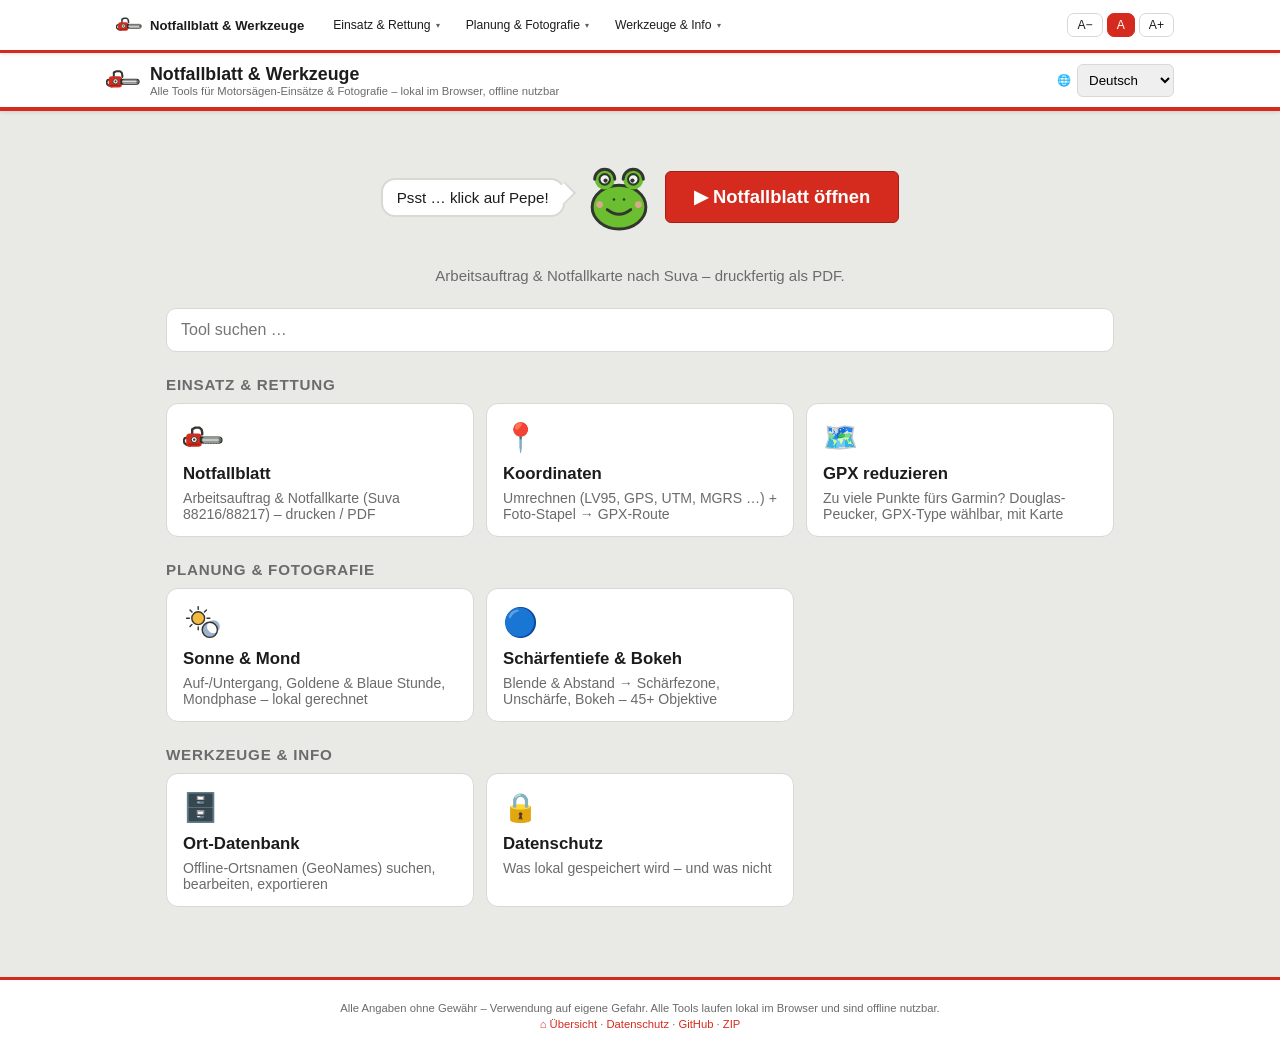
<file: index.html>
<!DOCTYPE html>
<html lang="de-CH">
<head>
<meta charset="UTF-8">
<meta name="viewport" content="width=device-width, initial-scale=1.0">
<meta http-equiv="Content-Security-Policy" content="default-src 'self'; script-src 'self'; style-src 'self' 'unsafe-inline'; img-src 'self' data:; object-src 'none'; base-uri 'self'; form-action 'self'">
<meta name="referrer" content="strict-origin-when-cross-origin">
<meta http-equiv="Permissions-Policy" content="camera=(), microphone=(), geolocation=(self), payment=(), usb=(), interest-cohort=()">
<script src="js/framebust.js"></script>
<title>Notfallblatt &amp; Werkzeuge</title>
<meta name="description" content="Übersicht aller Tools: Notfallblatt Motorsägearbeiten (Suva 88216/88217), Koordinaten-Konverter, GPX-Reduktion, Sonne & Mond, Schärfentiefe & Bokeh. Lokal, offline nutzbar.">
<link rel="icon" type="image/svg+xml" href="img/motorsaege.svg">
<link rel="icon" type="image/x-icon" sizes="16x16 32x32" href="img/favicon.ico">
<link rel="apple-touch-icon" sizes="180x180" href="img/apple-touch-icon.png">
<link rel="stylesheet" href="css/style.css">
<link rel="stylesheet" href="css/hub.css">
<link rel="stylesheet" href="css/navi.css">
<link rel="stylesheet" href="css/fuss.css">
<script src="js/texte-de.js" defer></script>
<script src="js/i18n.js" defer></script>
<script src="js/navi.js" defer></script>
<script src="js/hub.js" defer></script>
</head>
<body>

<navi navi>
<nav class="navi-bar" aria-label="Hauptnavigation">
  <div class="navi-inner">
    <a class="navi-brand" class="aktiv" aria-current="page" href="index.html"><img src="img/motorsaege.svg" alt="" width="26" height="26"><span data-navi="naviMarke">Notfallblatt &amp; Werkzeuge</span></a>
    <ul class="navi-links">
      <li class="navi-gruppe"><details><summary data-navi="hubGrpEinsatz">Einsatz &amp; Rettung</summary>
        <ul class="navi-untermenu">
          <li><a href="notfallblatt.html"><span class="navi-ic"><img src="img/motorsaege.svg" alt=""></span><span class="navi-tx"><span class="navi-t" data-navi="naviNotfallblatt">Notfallblatt</span><span class="navi-d" data-navi="naviNotfallblattD">Arbeitsauftrag &amp; Notfallkarte – drucken / PDF</span></span></a></li>
          <li><a href="koordinaten/"><span class="navi-ic">📍</span><span class="navi-tx"><span class="navi-t" data-navi="naviKoordinaten">Koordinaten</span><span class="navi-d" data-navi="hubC2d">Umrechnen (LV95, GPS, UTM, MGRS …) + Foto-Stapel → GPX-Route</span></span></a></li>
          <li><a href="gpx-reduce.html"><span class="navi-ic">🗺️</span><span class="navi-tx"><span class="navi-t" data-navi="naviGpx">GPX reduzieren</span><span class="navi-d" data-navi="hubC3d">Zu viele Punkte fürs Garmin? Douglas-Peucker, GPX-Type wählbar, mit Karte</span></span></a></li>
        </ul>
      </details></li>
      <li class="navi-gruppe"><details><summary data-navi="hubGrpFoto">Planung &amp; Fotografie</summary>
        <ul class="navi-untermenu">
          <li><a href="sonne-mond.html"><span class="navi-ic"><img src="img/sonne-mond.svg" alt=""></span><span class="navi-tx"><span class="navi-t" data-navi="naviSonneMond">Sonne &amp; Mond</span><span class="navi-d" data-navi="hubC4d">Auf-/Untergang, Goldene &amp; Blaue Stunde, Mondphase – lokal gerechnet</span></span></a></li>
          <li><a href="foto-konv.html"><span class="navi-ic">📷</span><span class="navi-tx"><span class="navi-t" data-navi="naviFotoKonv">Foto konvertieren</span><span class="navi-d" data-navi="naviFotoKonvD">Format &amp; Grösse ändern (JPEG/PNG/WebP), RAW via Vorschau-JPEG – lokal</span></span></a></li>
          <li><a href="bokeh.html"><span class="navi-ic">🎯</span><span class="navi-tx"><span class="navi-t" data-navi="naviBokeh">Bokeh</span><span class="navi-d" data-navi="hubC5d">Blende &amp; Abstand → Schärfezone, Unschärfe, Bokeh – 45+ Objektive</span></span></a></li>
          <li><a href="reitplatz.html"><span class="navi-ic"><img src="img/reithelm-icon.webp" alt=""></span><span class="navi-tx"><span class="navi-t" data-navi="naviReitplatz">Reitplatz</span><span class="navi-d" data-navi="naviReitplatzD">Dressurplatz-Foto mit interaktivem Blenden-Regler f/1.4–f/16</span></span></a></li>
        </ul>
      </details></li>
      <li class="navi-gruppe"><details><summary data-navi="hubGrpSonst">Werkzeuge &amp; Info</summary>
        <ul class="navi-untermenu">
          <li><a href="ort-db-editor.html"><span class="navi-ic">🗄️</span><span class="navi-tx"><span class="navi-t" data-navi="naviOrtDb">Ort-DB</span><span class="navi-d" data-navi="hubC6d">Offline-Ortsnamen (GeoNames) suchen, bearbeiten, exportieren</span></span></a></li>
          <li><a href="koordinaten/datenschutz.html"><span class="navi-ic">🔒</span><span class="navi-tx"><span class="navi-t" data-navi="naviDatenschutz">Datenschutz</span><span class="navi-d" data-navi="hubC7d">Was lokal gespeichert wird – und was nicht</span></span></a></li>
        </ul>
      </details></li>
    </ul>
    <div class="navi-schrift" role="group" aria-label="Schriftgrösse">
      <button type="button" data-font="-1" aria-label="Schrift verkleinern" title="Schrift verkleinern">A−</button>
      <button type="button" data-font="0" class="aktiv" aria-label="Schrift zurücksetzen" title="Schrift zurücksetzen">A</button>
      <button type="button" data-font="1" aria-label="Schrift vergrössern" title="Schrift vergrössern">A+</button>
    </div>
  </div>
</nav>
</navi>

<header class="app-header">
  <div class="header-inner">
    <div class="brand">
      <span class="brand-icon"><img src="img/motorsaege.svg" alt="Motorsäge" width="34" height="34"></span>
      <div>
        <h1 data-i18n="hubTitel">Notfallblatt &amp; Werkzeuge</h1>
        <p data-i18n="hubUntertitel">Alle Tools für Motorsägen-Einsätze &amp; Fotografie – lokal im Browser, offline nutzbar</p>
      </div>
    </div>
    <div class="header-actions">
      <div class="einsatz-picker">
        <label for="spracheSelect">🌐</label>
        <select id="spracheSelect">
          <option value="de">Deutsch</option>
          <option value="fr">Français</option>
          <option value="it">Italiano</option>
          <option value="es">Español</option>
          <option value="pt">Português</option>
        </select>
      </div>
    </div>
  </div>
</header>

<main class="hub-main">
  <section class="hub-hero">
    <div class="hub-pepe" id="hubPepe" role="button" tabindex="0">
      <span class="hub-pepe-bubble" id="hubPepeSpruch" data-i18n="hubPepe">Psst … klick auf Pepe!</span>
      <img class="hub-pepe-img" src="img/pepe.svg" alt="Pepe, der Frosch" width="84" height="84">
    </div>
    <a class="btn btn-primary hub-cta" href="notfallblatt.html" data-i18n="hubCta">▶ Notfallblatt öffnen</a>
    <p class="hub-hero-sub" data-i18n="hubHeroSub">Arbeitsauftrag &amp; Notfallkarte nach Suva – druckfertig als PDF.</p>
  </section>

  <section class="hub-suche">
    <input type="search" id="hubSuche" data-i18n-ph="hubSuchePh" placeholder="Tool suchen …" autocomplete="off">
    <p id="hubLeer" class="hidden" data-i18n="hubLeer">Keine Treffer.</p>
  </section>

  <section id="hubZuletztWrap" class="hub-sec hub-zuletzt-sec hidden">
    <h2 data-i18n="hubZuletzt">Zuletzt geöffnet</h2>
    <div id="hubZuletzt" class="hub-zuletzt"></div>
  </section>

  <section class="hub-sec">
    <h2 data-i18n="hubGrpEinsatz">Einsatz &amp; Rettung</h2>
    <div class="hub-grid">
      <a class="hub-card" href="notfallblatt.html" data-kw="notfallblatt suva 88216 88217 arbeitsauftrag notfallkarte einsatz drucken pdf formular rettung">
        <span class="hub-ic"><img src="img/motorsaege.svg" alt=""></span>
        <span class="hub-ct" data-i18n="hubC1t">Notfallblatt</span>
        <span class="hub-cd" data-i18n="hubC1d">Arbeitsauftrag &amp; Notfallkarte (Suva 88216/88217) – drucken / PDF</span>
      </a>
      <a class="hub-card" href="koordinaten/" data-kw="koordinaten konverter lv95 gps wgs84 utm mgrs mercator umrechnen foto stapel exif gpx route batch garmin">
        <span class="hub-ic hub-emoji">📍</span>
        <span class="hub-ct" data-i18n="hubC2t">Koordinaten</span>
        <span class="hub-cd" data-i18n="hubC2d">Umrechnen (LV95, GPS, UTM, MGRS …) + Foto-Stapel → GPX-Route</span>
      </a>
      <a class="hub-card" href="gpx-reduce.html" data-kw="gpx reduzieren garmin gaia douglas peucker limit toleranz track route rte type direkt karte leaflet openstreetmap punkte start ziel anfang ende benannte waypoints namen höhe ele zeit time exportieren navigation 50 250">
        <span class="hub-ic hub-emoji">🗺️</span>
        <span class="hub-ct" data-i18n="hubC3t">GPX reduzieren</span>
        <span class="hub-cd" data-i18n="hubC3d">Zu viele Punkte fürs Garmin? Douglas-Peucker, GPX-Type wählbar, mit Karte</span>
      </a>
    </div>
  </section>

  <section class="hub-sec">
    <h2 data-i18n="hubGrpFoto">Planung &amp; Fotografie</h2>
    <div class="hub-grid">
      <a class="hub-card" href="sonne-mond.html" data-kw="sonne mond sonnenstand aufgang untergang goldene blaue stunde mondphase milchstrasse fotografie datum ort zeitzone">
        <span class="hub-ic"><img src="img/sonne-mond.svg" alt=""></span>
        <span class="hub-ct" data-i18n="hubC4t">Sonne &amp; Mond</span>
        <span class="hub-cd" data-i18n="hubC4d">Auf-/Untergang, Goldene &amp; Blaue Stunde, Mondphase – lokal gerechnet</span>
      </a>
      <a class="hub-card" href="bokeh.html" data-kw="bokeh schärfentiefe dof blende abstand objektiv linse unschärfe fokus sensor hyperfokus">
        <span class="hub-ic hub-emoji">🔵</span>
        <span class="hub-ct" data-i18n="hubC5t">Schärfentiefe &amp; Bokeh</span>
        <span class="hub-cd" data-i18n="hubC5d">Blende &amp; Abstand → Schärfezone, Unschärfe, Bokeh – 45+ Objektive</span>
      </a>
    </div>
  </section>

  <section class="hub-sec">
    <h2 data-i18n="hubGrpSonst">Werkzeuge &amp; Info</h2>
    <div class="hub-grid">
      <a class="hub-card" href="ort-db-editor.html" data-kw="ort datenbank editor geonames ortsnamen offline sql csv export localStorage sonne mond">
        <span class="hub-ic hub-emoji">🗄️</span>
        <span class="hub-ct" data-i18n="hubC6t">Ort-Datenbank</span>
        <span class="hub-cd" data-i18n="hubC6d">Offline-Ortsnamen (GeoNames) suchen, bearbeiten, exportieren</span>
      </a>
      <a class="hub-card" href="koordinaten/datenschutz.html" data-kw="datenschutz privacy localstorage cookies server daten uebertragung">
        <span class="hub-ic hub-emoji">🔒</span>
        <span class="hub-ct" data-i18n="hubC7t">Datenschutz</span>
        <span class="hub-cd" data-i18n="hubC7d">Was lokal gespeichert wird – und was nicht</span>
      </a>
    </div>
  </section>
</main>

<fuss fuss>
<footer class="seiten-fuss">
  <p class="fuss-haftung" data-i18n="hubFooter">Alle Angaben ohne Gewähr – Verwendung auf eigene Gefahr. Alle Tools laufen lokal im Browser und sind offline nutzbar.</p>
  <p class="fuss-links"><a href="index.html" data-i18n="btnUebersicht">⌂ Übersicht</a> · <a href="koordinaten/datenschutz.html" data-i18n="datenschutzLink">Datenschutz</a> · <a href="https://github.com/Salzundpfeffer34/notfallblatt-motorsaege" target="_blank" rel="noopener">GitHub</a> · <a href="https://github.com/Salzundpfeffer34/notfallblatt-motorsaege/archive/refs/heads/main.zip" target="_blank" rel="noopener">ZIP</a></p>
</footer>
</fuss>

</body>
</html>
</file>
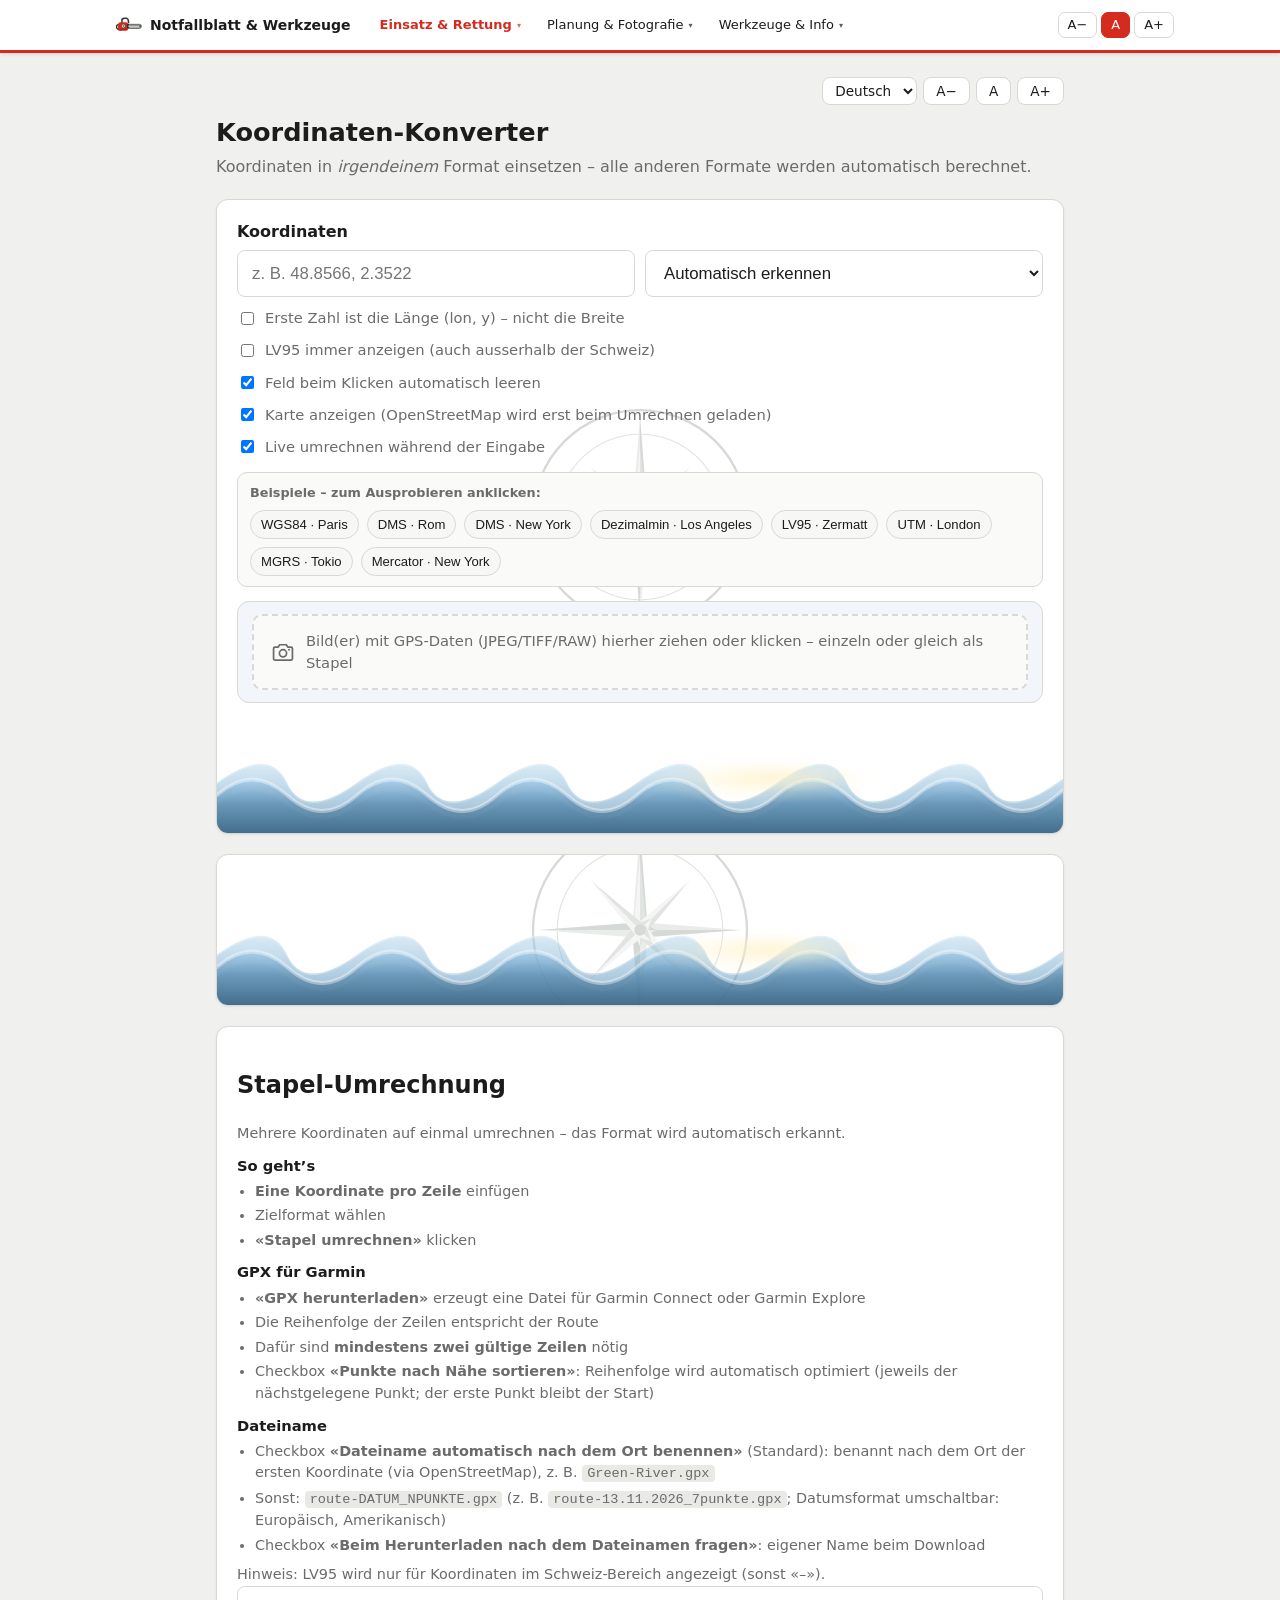
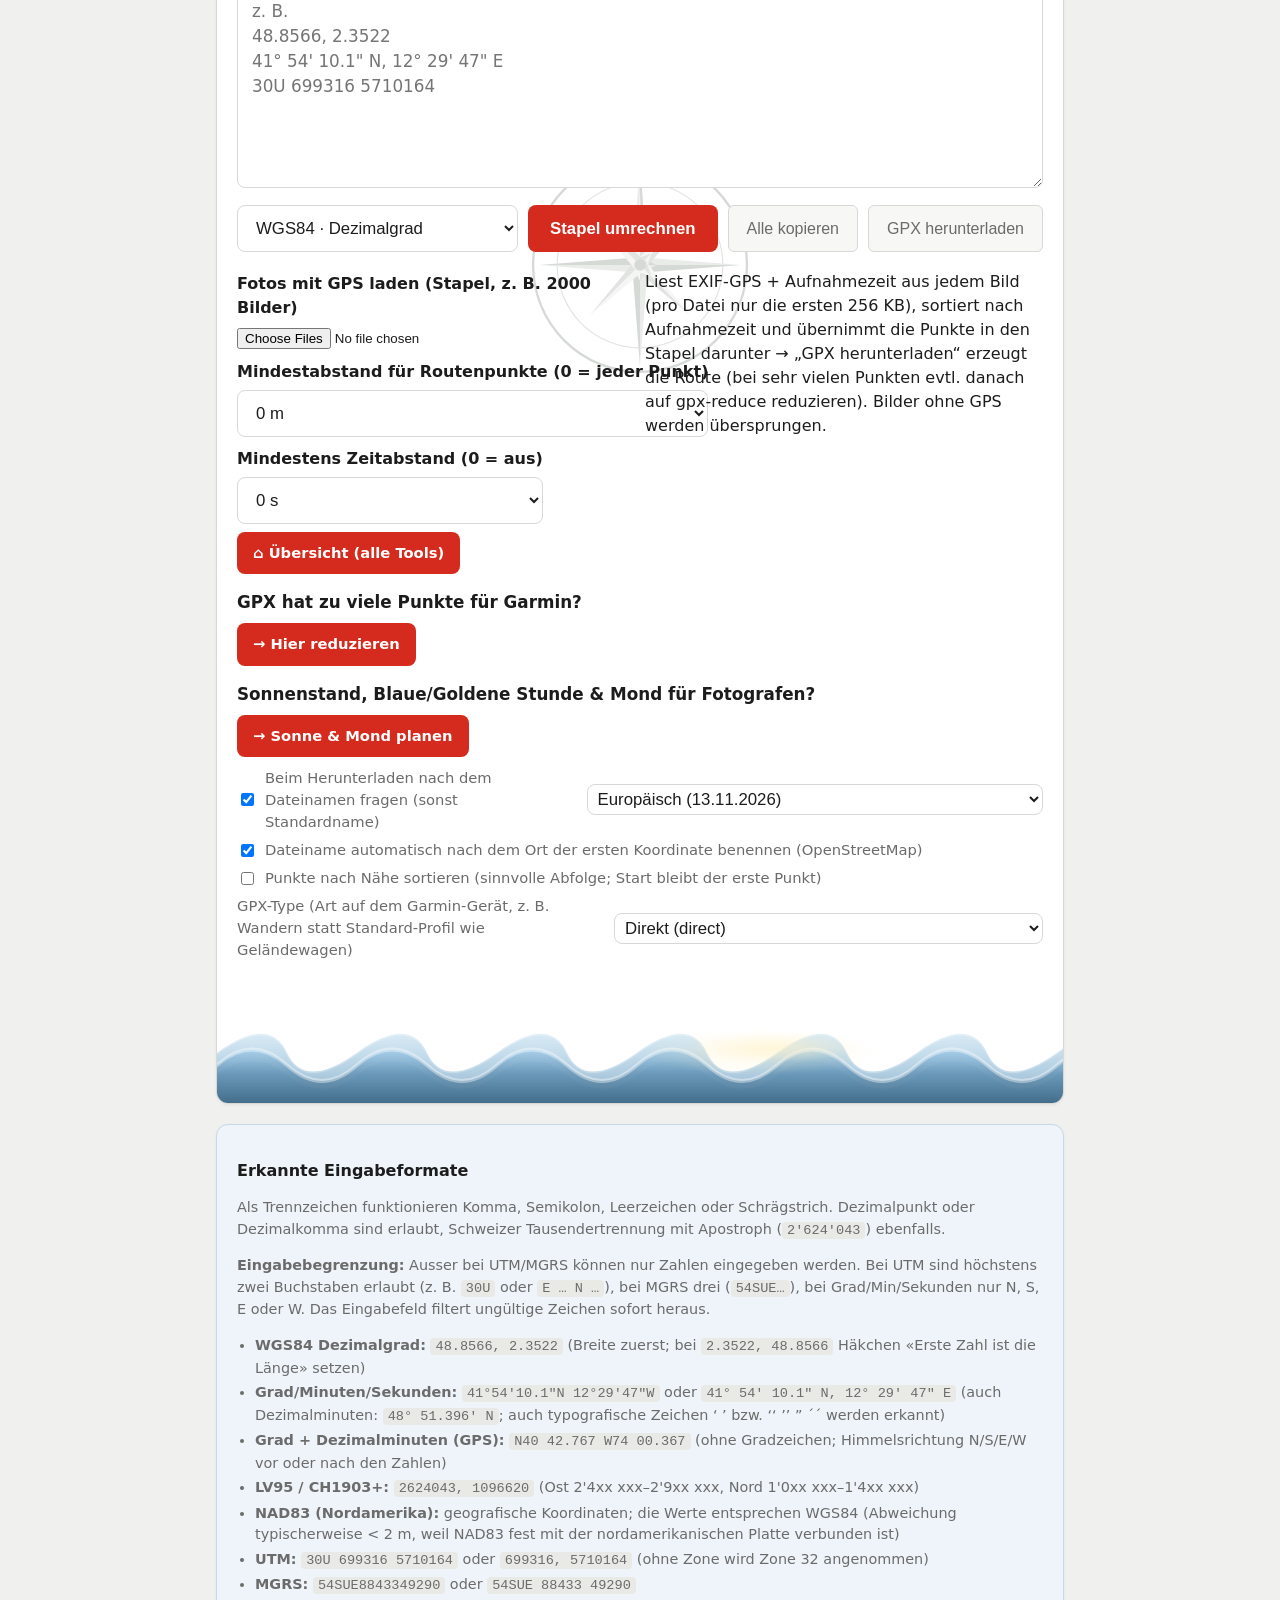
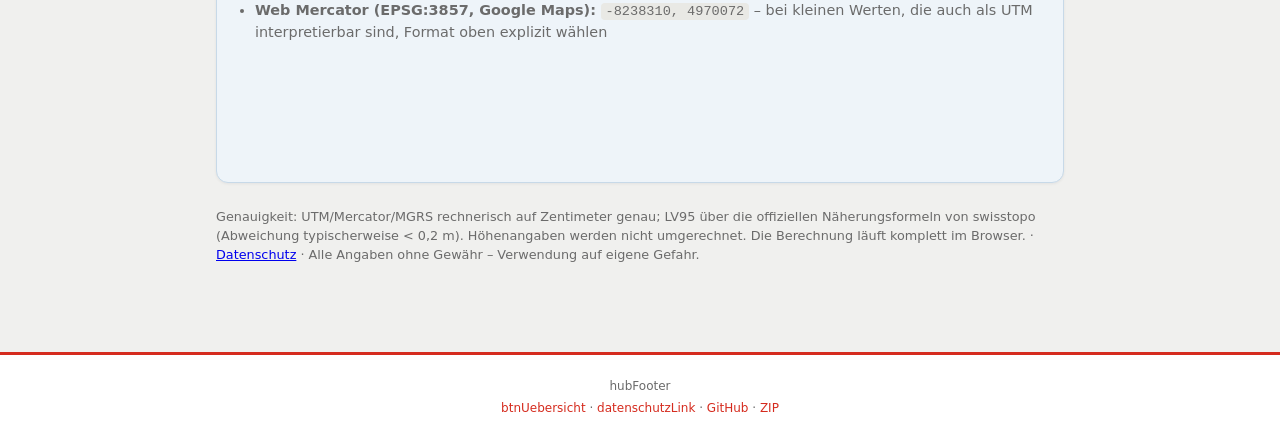
<file: koordinaten/index.html>
<!DOCTYPE html>
<html lang="de">
<head>
<meta charset="utf-8">
<meta name="viewport" content="width=device-width, initial-scale=1">
<meta http-equiv="Content-Security-Policy" content="default-src 'self'; script-src 'self'; style-src 'self' 'unsafe-inline'; img-src 'self' data:; connect-src https://nominatim.openstreetmap.org; frame-src https://www.openstreetmap.org; object-src 'none'; base-uri 'self'; form-action 'self'">
<meta name="referrer" content="strict-origin-when-cross-origin">
<meta http-equiv="Permissions-Policy" content="camera=(), microphone=(), geolocation=(self), payment=(), usb=(), interest-cohort=()">
<script src="../js/framebust.js"></script>
<title>Koordinaten-Konverter · WGS84, DMS, LV95, NAD83, UTM, MGRS, Mercator</title>
<link rel="icon" type="image/svg+xml" href="data:image/svg+xml,%3Csvg%20xmlns='http://www.w3.org/2000/svg'%20viewBox='0%200%20200%20200'%3E%3Ccircle%20cx='100'%20cy='100'%20r='93'%20fill='none'%20stroke='%234c504c'%20stroke-width='6'/%3E%3Ccircle%20cx='100'%20cy='100'%20r='72'%20fill='none'%20stroke='%236e726e'%20stroke-width='3'/%3E%3Cg%20fill='%234c504c'%3E%3Cpath%20d='M100%2012%20L107%20102%20L100%20114%20Z'/%3E%3Cpath%20d='M100%2012%20L93%20102%20L100%20114%20Z'%20fill='%23b7bab7'/%3E%3Cpath%20d='M100%2012%20L107%20102%20L100%20114%20Z'%20transform='rotate(90%20100%20100)'/%3E%3Cpath%20d='M100%2012%20L93%20102%20L100%20114%20Z'%20transform='rotate(90%20100%20100)'%20fill='%23b7bab7'/%3E%3Cpath%20d='M100%2012%20L107%20102%20L100%20114%20Z'%20transform='rotate(180%20100%20100)'/%3E%3Cpath%20d='M100%2012%20L93%20102%20L100%20114%20Z'%20transform='rotate(180%20100%20100)'%20fill='%23b7bab7'/%3E%3Cpath%20d='M100%2012%20L107%20102%20L100%20114%20Z'%20transform='rotate(270%20100%20100)'/%3E%3Cpath%20d='M100%2012%20L93%20102%20L100%20114%20Z'%20transform='rotate(270%20100%20100)'%20fill='%23b7bab7'/%3E%3C/g%3E%3Cg%20fill='%236e726e'%3E%3Cpath%20d='M100%2038%20L106%20102%20L100%20114%20Z'/%3E%3Cpath%20d='M100%2038%20L94%20102%20L100%20114%20Z'%20fill='%23d4d6d4'/%3E%3Cpath%20d='M100%2038%20L106%20102%20L100%20114%20Z'%20transform='rotate(45%20100%20100)'/%3E%3Cpath%20d='M100%2038%20L94%20102%20L100%20114%20Z'%20transform='rotate(45%20100%20100)'%20fill='%23d4d6d4'/%3E%3Cpath%20d='M100%2038%20L106%20102%20L100%20114%20Z'%20transform='rotate(135%20100%20100)'/%3E%3Cpath%20d='M100%2038%20L94%20102%20L100%20114%20Z'%20transform='rotate(135%20100%20100)'%20fill='%23d4d6d4'/%3E%3Cpath%20d='M100%2038%20L106%20102%20L100%20114%20Z'%20transform='rotate(225%20100%20100)'/%3E%3Cpath%20d='M100%2038%20L94%20102%20L100%20114%20Z'%20transform='rotate(225%20100%20100)'%20fill='%23d4d6d4'/%3E%3Cpath%20d='M100%2038%20L106%20102%20L100%20114%20Z'%20transform='rotate(315%20100%20100)'/%3E%3Cpath%20d='M100%2038%20L94%20102%20L100%20114%20Z'%20transform='rotate(315%20100%20100)'%20fill='%23d4d6d4'/%3E%3C/g%3E%3Ccircle%20cx='100'%20cy='100'%20r='7'%20fill='%234c504c'/%3E%3C/svg%3E">
<meta name="description" content="Koordinaten online umrechnen: WGS84 (Dezimalgrad), Grad/Minuten/Sekunden, Schweizer LV95/CH1903+, NAD83, UTM, MGRS und Web Mercator (EPSG:3857 / Google Maps).">
<style>
@import url("meer.css");
:root { --bg:#f0f0ee; --card:#ffffff; --ink:#1c1c1c; --muted:#6b6b6b; --line:#d8d8d4; --accent:#d52b1e; --accent2:#a91e14; }
* { box-sizing: border-box; }
body { margin:0; font-family: system-ui, -apple-system, "Segoe UI", Roboto, sans-serif; background:var(--bg); color:var(--ink); line-height:1.5; }
.schrift { display:flex; justify-content:flex-end; gap:6px; margin-bottom:2px; }
.schrift button { font-size:.85rem; padding:4px 12px; border:1px solid var(--line); border-radius:8px; background:#fff; color:var(--ink); cursor:pointer; font-family:inherit; }
.schrift button:hover { border-color:var(--accent); color:var(--accent); }
.schrift select { font-size:.85rem; padding:4px 8px; border:1px solid var(--line); border-radius:8px; background:#fff; color:var(--ink); font-family:inherit; cursor:pointer; width:auto; }
.wrap { max-width: 880px; margin: 0 auto; padding: 24px 16px 48px; position: relative; z-index: 1; }
header h1 { font-size: 1.6rem; margin: 8px 0 4px; }
header p { color: var(--muted); margin: 0 0 20px; }
.card { position:relative; z-index:0; background: url("data:image/svg+xml,%3Csvg%20xmlns='http://www.w3.org/2000/svg'%20viewBox='0%200%20200%20200'%3E%3Ccircle%20cx='100'%20cy='100'%20r='93'%20fill='none'%20stroke='%23d6dad6'%20stroke-width='2'/%3E%3Ccircle%20cx='100'%20cy='100'%20r='72'%20fill='none'%20stroke='%23e1e4e1'%20stroke-width='1'/%3E%3Cg%20fill='%23d6dad6'%3E%3Cpath%20d='M100%2012%20L107%20102%20L100%20114%20Z'/%3E%3Cpath%20d='M100%2012%20L93%20102%20L100%20114%20Z'%20fill='%23eaecea'/%3E%3Cpath%20d='M100%2012%20L107%20102%20L100%20114%20Z'%20transform='rotate(90%20100%20100)'/%3E%3Cpath%20d='M100%2012%20L93%20102%20L100%20114%20Z'%20transform='rotate(90%20100%20100)'%20fill='%23eaecea'/%3E%3Cpath%20d='M100%2012%20L107%20102%20L100%20114%20Z'%20transform='rotate(180%20100%20100)'/%3E%3Cpath%20d='M100%2012%20L93%20102%20L100%20114%20Z'%20transform='rotate(180%20100%20100)'%20fill='%23eaecea'/%3E%3Cpath%20d='M100%2012%20L107%20102%20L100%20114%20Z'%20transform='rotate(270%20100%20100)'/%3E%3Cpath%20d='M100%2012%20L93%20102%20L100%20114%20Z'%20transform='rotate(270%20100%20100)'%20fill='%23eaecea'/%3E%3C/g%3E%3Cg%20fill='%23e1e4e1'%3E%3Cpath%20d='M100%2038%20L106%20102%20L100%20114%20Z'/%3E%3Cpath%20d='M100%2038%20L94%20102%20L100%20114%20Z'%20fill='%23f4f5f4'/%3E%3Cpath%20d='M100%2038%20L106%20102%20L100%20114%20Z'%20transform='rotate(45%20100%20100)'/%3E%3Cpath%20d='M100%2038%20L94%20102%20L100%20114%20Z'%20transform='rotate(45%20100%20100)'%20fill='%23f4f5f4'/%3E%3Cpath%20d='M100%2038%20L106%20102%20L100%20114%20Z'%20transform='rotate(135%20100%20100)'/%3E%3Cpath%20d='M100%2038%20L94%20102%20L100%20114%20Z'%20transform='rotate(135%20100%20100)'%20fill='%23f4f5f4'/%3E%3Cpath%20d='M100%2038%20L106%20102%20L100%20114%20Z'%20transform='rotate(225%20100%20100)'/%3E%3Cpath%20d='M100%2038%20L94%20102%20L100%20114%20Z'%20transform='rotate(225%20100%20100)'%20fill='%23f4f5f4'/%3E%3Cpath%20d='M100%2038%20L106%20102%20L100%20114%20Z'%20transform='rotate(315%20100%20100)'/%3E%3Cpath%20d='M100%2038%20L94%20102%20L100%20114%20Z'%20transform='rotate(315%20100%20100)'%20fill='%23f4f5f4'/%3E%3C/g%3E%3Ccircle%20cx='100'%20cy='100'%20r='5'%20fill='%23d6dad6'/%3E%3C/svg%3E") no-repeat center / 230px auto var(--card); border: 1px solid var(--line); border-radius: 12px; padding: 20px 20px 130px; box-shadow: 0 1px 3px rgba(16,24,40,.06); margin-bottom: 20px; }
.card.help { background:#eef4f9; border-color:#c7d9e8; animation:none; }
.card.help::before, .card.help::after { content:none; }
label { display:block; font-weight:600; margin-bottom:6px; }
.row { display:flex; gap:10px; flex-wrap:wrap; }
.row > * { flex:1 1 220px; }
input[type=text], select { width:100%; padding:12px 14px; font-size:1.05rem; border:1px solid var(--line); border-radius:8px; background:#fff; color:var(--ink); }
input[type=text]:focus, select:focus { outline:2px solid var(--accent); outline-offset:1px; border-color:var(--accent); }
button.go { flex:0 0 auto; padding:12px 22px; font-size:1.05rem; font-weight:600; color:#fff; background:var(--accent); border:0; border-radius:8px; cursor:pointer; }
button.go:hover { background:var(--accent2); }
.check { display:flex; align-items:center; gap:8px; margin-top:10px; color:var(--muted); font-size:.92rem; }
.check input { width:auto; }
.beispiele { margin-top:14px; border:1px solid var(--line); border-radius:10px; padding:10px 12px; background:#fafaf8; }
.beispiele-titel { margin:0; font-size:.8rem; font-weight:600; color:var(--muted); }
.chips { margin-top:8px; display:flex; flex-wrap:wrap; gap:8px; }
.chip { font-size:.82rem; padding:6px 10px; border:1px solid var(--line); border-radius:999px; background:#f7f7f5; cursor:pointer; color:var(--ink); }
.chip:hover { border-color:var(--accent); color:var(--accent); }
.bilddrop { margin-top:14px; border:2px dashed var(--line); border-radius:10px; padding:14px 16px; text-align:center; color:var(--muted); font-size:.92rem; cursor:pointer; background:#fafaf8; }
.bilddrop:hover, .bilddrop.drag { border-color:var(--accent); color:var(--accent); }
.bildbereich { margin-top:14px; border:1px solid var(--line); border-radius:12px; padding:12px 14px; background:#f2f6fa; }
.bildbereich .bilddrop { margin-top:0; }
.bildbereich .note { margin-bottom:0; margin-top:10px; }
.bildbereich .row { margin-top:10px; }
.bildlabel { display:inline-flex; align-items:center; gap:10px; text-align:left; }
.bildicon { flex:0 0 auto; }
.bilddrop.snap { animation:bildsnap .3s ease-out; }
@keyframes bildsnap { 0% { filter:brightness(1.7); } 100% { filter:brightness(1); } }
@media (prefers-reduced-motion: reduce) { .bilddrop.snap { animation:none; } }
.error { background:#fef2f2; border:1px solid #fecaca; color:#991b1b; border-radius:10px; padding:14px 16px; margin-bottom:20px; }
.note { background:#f7f7f5; border:1px solid var(--line); color:#444444; border-radius:10px; padding:12px 16px; margin-bottom:20px; font-size:.93rem; }
.results { padding:0; overflow:hidden; }
.results h2 { font-size:1.05rem; margin:0; padding:16px 20px 4px; }
.resrow { display:flex; align-items:center; gap:12px; padding:12px 20px; border-top:1px solid var(--line); }
.resrow .lbl { flex:0 0 46%; color:var(--muted); font-size:.9rem; }
.resrow .val { flex:1 1 auto; font-family: ui-monospace, SFMono-Regular, Menlo, Consolas, monospace; font-size:.95rem; word-break:break-all; }
.copy { flex:0 0 auto; font-size:.78rem; padding:5px 10px; border:1px solid var(--line); border-radius:6px; background:#f7f7f5; cursor:pointer; color:var(--muted); }
.copy:hover { border-color:var(--accent); color:var(--accent); }
a.btn { display:inline-block; padding:10px 16px; font-size:.92rem; font-weight:600; color:#fff; background:var(--accent); border-radius:8px; text-decoration:none; }
a.btn:hover { background:var(--accent2); }
.links { display:flex; flex-wrap:wrap; gap:10px; margin-top:4px; }
.links a, .links button { font-size:.9rem; color:var(--accent); text-decoration:none; border:1px solid var(--line); padding:8px 12px; border-radius:8px; background:#fff; font-family:inherit; }
.links button { cursor:pointer; }
.links a:hover, .links button:hover { border-color:var(--accent); }
.map { width:100%; height:300px; border:0; border-radius:10px; margin-top:14px; }
textarea { width:100%; padding:12px 14px; font-size:1.05rem; border:1px solid var(--line); border-radius:8px; background:#fff; color:var(--ink); font-family:inherit; line-height:1.5; resize:vertical; }
textarea:focus { outline:2px solid var(--accent); outline-offset:1px; border-color:var(--accent); }
.batcherr { color:#991b1b; }
.help { font-size:.9rem; color:var(--muted); }
.help h2 { font-size:1rem; color:var(--ink); }
.help code { background:#e9e9e5; padding:1px 5px; border-radius:4px; font-size:.85rem; }
.help h3 { font-size:.92rem; color:var(--ink); margin:10px 0 4px; }
.help ul { margin:4px 0 8px; padding-left:18px; }
.help li { margin:3px 0; }
.batchhint { margin:8px 0 0; }
h3.batchhint { font-size:1.05rem; margin:16px 0 0; }
footer { margin-top:24px; font-size:.8rem; color:var(--muted); }
.hidden { display:none; }
</style>
<link rel="stylesheet" href="../css/navi.css">
<link rel="stylesheet" href="../css/fuss.css">
<script src="../js/navi.js" defer></script>
</head>
<body>
<navi navi>
<nav class="navi-bar" aria-label="Hauptnavigation">
  <div class="navi-inner">
    <a class="navi-brand" href="../index.html"><img src="../img/motorsaege.svg" alt="" width="26" height="26"><span data-navi="naviMarke">Notfallblatt &amp; Werkzeuge</span></a>
    <ul class="navi-links">
      <li class="navi-gruppe"><details><summary data-navi="hubGrpEinsatz" class="aktiv">Einsatz &amp; Rettung</summary>
        <ul class="navi-untermenu">
          <li><a href="../notfallblatt.html"><span class="navi-ic"><img src="../img/motorsaege.svg" alt=""></span><span class="navi-tx"><span class="navi-t" data-navi="naviNotfallblatt">Notfallblatt</span><span class="navi-d" data-navi="naviNotfallblattD">Arbeitsauftrag &amp; Notfallkarte – drucken / PDF</span></span></a></li>
          <li><a href="../koordinaten/" class="aktiv" aria-current="page"><span class="navi-ic">📍</span><span class="navi-tx"><span class="navi-t" data-navi="naviKoordinaten">Koordinaten</span><span class="navi-d" data-navi="hubC2d">Umrechnen (LV95, GPS, UTM, MGRS …) + Foto-Stapel → GPX-Route</span></span></a></li>
          <li><a href="../gpx-reduce.html"><span class="navi-ic">🗺️</span><span class="navi-tx"><span class="navi-t" data-navi="naviGpx">GPX reduzieren</span><span class="navi-d" data-navi="hubC3d">Zu viele Punkte fürs Garmin? Douglas-Peucker, GPX-Type wählbar, mit Karte</span></span></a></li>
        </ul>
      </details></li>
      <li class="navi-gruppe"><details><summary data-navi="hubGrpFoto">Planung &amp; Fotografie</summary>
        <ul class="navi-untermenu">
          <li><a href="../sonne-mond.html"><span class="navi-ic"><img src="../img/sonne-mond.svg" alt=""></span><span class="navi-tx"><span class="navi-t" data-navi="naviSonneMond">Sonne &amp; Mond</span><span class="navi-d" data-navi="hubC4d">Auf-/Untergang, Goldene &amp; Blaue Stunde, Mondphase – lokal gerechnet</span></span></a></li>
          <li><a href="../foto-konv.html"><span class="navi-ic">📷</span><span class="navi-tx"><span class="navi-t" data-navi="naviFotoKonv">Foto konvertieren</span><span class="navi-d" data-navi="naviFotoKonvD">Format &amp; Grösse ändern (JPEG/PNG/WebP), RAW via Vorschau-JPEG – lokal</span></span></a></li>
          <li><a href="../bokeh.html"><span class="navi-ic">🎯</span><span class="navi-tx"><span class="navi-t" data-navi="naviBokeh">Bokeh</span><span class="navi-d" data-navi="hubC5d">Blende &amp; Abstand → Schärfezone, Unschärfe, Bokeh – 45+ Objektive</span></span></a></li>
          <li><a href="../reitplatz.html"><span class="navi-ic"><img src="../img/reithelm-icon.webp" alt=""></span><span class="navi-tx"><span class="navi-t" data-navi="naviReitplatz">Reitplatz</span><span class="navi-d" data-navi="naviReitplatzD">Dressurplatz-Foto mit interaktivem Blenden-Regler f/1.4–f/16</span></span></a></li>
        </ul>
      </details></li>
      <li class="navi-gruppe"><details><summary data-navi="hubGrpSonst">Werkzeuge &amp; Info</summary>
        <ul class="navi-untermenu">
          <li><a href="../ort-db-editor.html"><span class="navi-ic">🗄️</span><span class="navi-tx"><span class="navi-t" data-navi="naviOrtDb">Ort-DB</span><span class="navi-d" data-navi="hubC6d">Offline-Ortsnamen (GeoNames) suchen, bearbeiten, exportieren</span></span></a></li>
          <li><a href="../koordinaten/datenschutz.html"><span class="navi-ic">🔒</span><span class="navi-tx"><span class="navi-t" data-navi="naviDatenschutz">Datenschutz</span><span class="navi-d" data-navi="hubC7d">Was lokal gespeichert wird – und was nicht</span></span></a></li>
        </ul>
      </details></li>
    </ul>
    <div class="navi-schrift" role="group" aria-label="Schriftgrösse">
      <button type="button" data-font="-1" aria-label="Schrift verkleinern" title="Schrift verkleinern">A−</button>
      <button type="button" data-font="0" class="aktiv" aria-label="Schrift zurücksetzen" title="Schrift zurücksetzen">A</button>
      <button type="button" data-font="1" aria-label="Schrift vergrössern" title="Schrift vergrössern">A+</button>
    </div>
  </div>
</nav>
</navi>
<div class="wrap">
<header>
<div class="schrift" role="group" aria-label="Schriftgrösse" data-i18n-aria="ariaSchrift">
<select id="sprache" aria-label="Sprache" data-i18n-aria="ariaSprache">
<option value="de" selected>Deutsch</option>
<option value="en">English</option>
<option value="fr">Français</option>
<option value="it">Italiano</option>
<option value="es">Español</option>
</select>
<button type="button" id="fontMinus" aria-label="Schrift verkleinern" title="Schrift verkleinern" data-i18n-aria="ariaFontMinus" data-i18n-title="ariaFontMinus">A−</button>
<button type="button" id="fontReset" aria-label="Normale Schriftgrösse" title="Normale Schriftgrösse" data-i18n-aria="ariaFontReset" data-i18n-title="ariaFontReset">A</button>
<button type="button" id="fontPlus" aria-label="Schrift vergrössern" title="Schrift vergrössern" data-i18n-aria="ariaFontPlus" data-i18n-title="ariaFontPlus">A+</button>
</div>
<h1 data-i18n="h1">Koordinaten-Konverter</h1>
<p data-i18n="subtitle">Koordinaten in <em>irgendeinem</em> Format einsetzen &ndash; alle anderen Formate werden automatisch berechnet.</p>
</header>

<form id="conv-form">
<div class="card">
<label for="q" data-i18n="labelQ">Koordinaten</label>
<div class="row">
<input type="text" id="q" placeholder="z. B. 48.8566, 2.3522" autocomplete="off" data-i18n-ph="qPlaceholder">
<select id="f" aria-label="Format" data-i18n-aria="ariaFormat">
<option value="auto" selected data-i18n="optAuto">Automatisch erkennen</option>
<option value="wgs84" data-i18n="optWgs84">WGS84 · Dezimalgrad</option>
<option value="dms" data-i18n="optDms">Grad / Minuten / Sekunden</option>
<option value="lv95" data-i18n="optLv95">Schweiz · LV95 (CH1903+)</option>
<option value="utm">UTM</option>
<option value="mgrs">MGRS</option>
<option value="mercator">Web Mercator (EPSG:3857)</option>
</select>
<button class="go" type="submit" id="goBtn" data-i18n="goBtn">Umrechnen</button>
</div>
<div class="check">
<input type="checkbox" id="swap" value="1">
<label for="swap" style="margin:0;font-weight:400" data-i18n="lblSwap">Erste Zahl ist die Länge (lon, y) &ndash; nicht die Breite</label>
</div>
<div class="check">
<input type="checkbox" id="lv95force">
<label for="lv95force" style="margin:0;font-weight:400" data-i18n="lblLv95force">LV95 immer anzeigen (auch ausserhalb der Schweiz)</label>
</div>
<div class="check">
<input type="checkbox" id="autoclear" checked>
<label for="autoclear" style="margin:0;font-weight:400" data-i18n="lblAutoclear">Feld beim Klicken automatisch leeren</label>
</div>
<div class="check">
<input type="checkbox" id="karte" checked>
<label for="karte" style="margin:0;font-weight:400" data-i18n="lblKarte">Karte anzeigen (OpenStreetMap wird erst beim Umrechnen geladen)</label>
</div>
<div class="check">
<input type="checkbox" id="live" checked>
<label for="live" style="margin:0;font-weight:400" data-i18n="lblLive">Live umrechnen w&auml;hrend der Eingabe</label>
</div>
<div class="beispiele">
<p class="beispiele-titel" data-i18n="beispieleTitel">Beispiele – zum Ausprobieren anklicken:</p>
<div class="chips">
<button type="button" class="chip" data-q="48.8566, 2.3522" data-i18n="chipParis">WGS84 · Paris</button>
<button type="button" class="chip" data-q="41° 54' 10.1&quot; N, 12° 29' 47&quot; E" data-i18n="chipRom">DMS · Rom</button>
<button type="button" class="chip" data-q="40°42‘46‘‘N 74°00‘22‘‘W" data-i18n="chipNy">DMS · New York</button>
<button type="button" class="chip" data-q="N34 03.133 W118 14.622" data-i18n="chipLa">Dezimalmin · Los Angeles</button>
<button type="button" class="chip" data-q="2624043, 1096620" data-i18n="chipZh">LV95 · Zermatt</button>
<button type="button" class="chip" data-q="30U 699316 5710164" data-i18n="chipLondon">UTM · London</button>
<button type="button" class="chip" data-q="54SUE8843349290" data-i18n="chipTokio">MGRS · Tokio</button>
<button type="button" class="chip" data-q="-8238310, 4970072" data-i18n="chipMercNy">Mercator · New York</button>
</div>
</div>
<div class="bildbereich">
<div class="bilddrop" id="bildDrop" tabindex="0" role="button" aria-label="Bild(er) mit GPS-Daten auswählen" data-i18n-aria="ariaBild">
<input type="file" id="bildFile" multiple accept="image/jpeg,image/tiff,.dng,.cr2,.nef,.arw,.orf,.rw2" class="hidden">
<span class="bildlabel"><svg class="bildicon" viewBox="0 0 24 24" width="26" height="26" aria-hidden="true" focusable="false"><path d="M4.5 7.5h3.1l1.3-2.2h6.2l1.3 2.2h3.1c.7 0 1.2.5 1.2 1.2v9.6c0 .7-.5 1.2-1.2 1.2H4.5c-.7 0-1.2-.5-1.2-1.2V8.7c0-.7.5-1.2 1.2-1.2z" fill="none" stroke="currentColor" stroke-width="1.6" stroke-linejoin="round"/><circle cx="12" cy="13.2" r="3.3" fill="none" stroke="currentColor" stroke-width="1.6"/><circle cx="17.6" cy="10" r=".9" fill="currentColor"/></svg><span data-i18n="lblBild">Bild(er) mit GPS-Daten (JPEG/TIFF/RAW) hierher ziehen oder klicken – einzeln oder gleich als Stapel</span></span>
</div>
<div id="bildMsg" class="note hidden"></div>
<div id="bildManuell" class="hidden">
<div class="row">
<input type="text" id="bildManuellQ" placeholder="z. B. 48.8566, 2.3522" data-i18n-ph="phBildManuell" autocomplete="off" spellcheck="false">
<button type="button" id="bildManuellBtn" class="go" style="flex:0 0 auto" data-i18n="btnBildUebernehmen">Übernehmen</button>
</div>
</div>
<div id="bildSchreibenRow" class="row hidden">
<button type="button" id="bildSchreiben" class="go" style="flex:0 0 auto" data-i18n="btnBildSchreiben">GPS ins Bild schreiben und herunterladen</button>
</div>
<div id="bildAktionen" class="row hidden" style="margin-top:10px">
<button type="button" id="bildGpx" class="copy" style="flex:0 0 auto;padding:12px 18px;font-size:1rem" data-i18n="btnBildGpx">Zur Stapel-/GPX-Liste hinzufügen</button>
<button type="button" id="bildReset" class="copy" style="flex:0 0 auto;padding:12px 18px;font-size:1rem" data-i18n="btnBildReset">Bild-GPS zurücksetzen</button>
</div>
</div>
</div>
</form>

<div id="error" class="error hidden"></div>
<div id="note" class="note hidden"></div>

<div id="results" class="card results hidden">
<h2 id="results-title"></h2>
<div id="resrows"></div>
<div class="resrow">
<div class="lbl" data-i18n="lblMaplinks">Karten-Links</div>
<div class="links" id="maplinks"></div>
</div>
<div class="resrow">
<div class="lbl" data-i18n="lblTeilen">Teilen</div>
<div class="links">
<button type="button" id="copyAll" data-i18n="copyAll">Alle kopieren</button>
<button type="button" id="copyLink" data-i18n="copyLink">Link kopieren</button>
</div>
</div>
</div>

<div class="card">
<iframe id="osmmap" class="map hidden" loading="lazy" sandbox="allow-scripts" title="Kartenausschnitt" data-i18n-title="mapTitle"></iframe>
</div>

<div class="card">
<h2 data-i18n="batchH2">Stapel-Umrechnung</h2>
<div class="help" data-i18n="batchHelp">Mehrere Koordinaten auf einmal umrechnen – das Format wird automatisch erkannt.<h3>So geht’s</h3><ul><li><strong>Eine Koordinate pro Zeile</strong> einfügen</li><li>Zielformat wählen</li><li><strong>«Stapel umrechnen»</strong> klicken</li></ul><h3>GPX für Garmin</h3><ul><li><strong>«GPX herunterladen»</strong> erzeugt eine Datei für Garmin Connect oder Garmin Explore</li><li>Die Reihenfolge der Zeilen entspricht der Route</li><li>Dafür sind <strong>mindestens zwei gültige Zeilen</strong> nötig</li><li>Checkbox <strong>«Punkte nach Nähe sortieren»</strong>: Reihenfolge wird automatisch optimiert (jeweils der nächstgelegene Punkt; der erste Punkt bleibt der Start)</li></ul><h3>Dateiname</h3><ul><li>Checkbox <strong>«Dateiname automatisch nach dem Ort benennen»</strong> (Standard): benannt nach dem Ort der ersten Koordinate (via OpenStreetMap), z.&nbsp;B. <code>Green-River.gpx</code></li><li>Sonst: <code>route-DATUM_NPUNKTE.gpx</code> (z. B. <code>route-13.11.2026_7punkte.gpx</code>; Datumsformat umschaltbar: Europäisch, Amerikanisch)</li><li>Checkbox <strong>«Beim Herunterladen nach dem Dateinamen fragen»</strong>: eigener Name beim Download</li></ul><p class="batchhint">Hinweis: LV95 wird nur für Koordinaten im Schweiz-Bereich angezeigt (sonst «–»).</p></div>
<textarea id="batchInput" rows="7" placeholder="z. B.&#10;48.8566, 2.3522&#10;41&#176; 54' 10.1&quot; N, 12&#176; 29' 47&quot; E&#10;30U 699316 5710164" autocomplete="off" spellcheck="false" data-i18n-ph="batchPlaceholder"></textarea>
<div class="row" style="margin-top:10px">
<select id="batchTarget" aria-label="Zielformat" data-i18n-aria="ariaTarget">
<option value="wgs84" selected data-i18n="optWgs84">WGS84 &middot; Dezimalgrad</option>
<option value="dms" data-i18n="optDms">Grad / Minuten / Sekunden</option>
<option value="lv95" data-i18n="optLv95">Schweiz &middot; LV95 (CH1903+)</option>
<option value="utm">UTM</option>
<option value="mgrs">MGRS</option>
<option value="mercator">Web Mercator (EPSG:3857)</option>
<option value="geojson" data-i18n="optGeojson">GeoJSON (L&auml;nge, Breite)</option>
</select>
<button class="go" type="button" id="batchGo" data-i18n="batchGo">Stapel umrechnen</button>
<button type="button" class="copy" id="batchCopy" style="flex:0 0 auto;padding:12px 18px;font-size:1rem" data-i18n="copyAll">Alle kopieren</button>
<button type="button" class="copy" id="batchGpx" style="flex:0 0 auto;padding:12px 18px;font-size:1rem" data-i18n="batchGpx">GPX herunterladen</button>
<div class="row" style="margin-top:10px">
  <div class="field"><label for="batchFiles" data-i18n="lblBatchFiles">Fotos mit GPS laden (Stapel, z. B. 2000 Bilder)</label>
  <input type="file" id="batchFiles" multiple accept="image/jpeg,image/tiff,.dng,.cr2,.nef,.arw,.orf,.rw2"></div>
  <div class="field" style="flex:0 0 auto"><label for="fotoMinDist" data-i18n="lblFotoMinDist">Mindestabstand für Routenpunkte (0 = jeder Punkt)</label>
  <select id="fotoMinDist"><option value="0" selected>0 m</option><option value="2">2 m</option><option value="5">5 m</option><option value="10">10 m</option><option value="25">25 m</option><option value="50">50 m</option></select></div>
  <div class="field" style="flex:0 0 auto"><label for="fotoMinSec" data-i18n="lblFotoMinSec">Mindestens Zeitabstand (0 = aus)</label>
  <select id="fotoMinSec"><option value="0" selected>0 s</option><option value="15">15 s</option><option value="30">30 s</option><option value="60">60 s</option><option value="120">120 s</option><option value="300">300 s</option></select></div>
</div>
<p class="batchhint" data-i18n="batchFilesHint">Liest EXIF-GPS + Aufnahmezeit aus jedem Bild (pro Datei nur die ersten 256 KB), sortiert nach Aufnahmezeit und übernimmt die Punkte in den Stapel → „GPX herunterladen“ erzeugt die Route. Bilder ohne GPS werden übersprungen.</p>
<p id="fotosMsg" class="note hidden"></p>
</div>
<p class="batchhint"><a class="btn" href="../index.html">&#8962; &Uuml;bersicht (alle Tools)</a></p>
<h3 class="batchhint" data-i18n="linkGpxReduceHint">GPX hat zu viele Punkte für Garmin?</h3>
<p class="batchhint"><a class="btn" href="../gpx-reduce.html" data-i18n="linkGpxReduce">→ Hier reduzieren</a></p>
<h3 class="batchhint" data-i18n="linkSonneHint">Sonnenstand, Blaue/Goldene Stunde &amp; Mond für Fotografen?</h3>
<p class="batchhint"><a class="btn" href="../sonne-mond.html" data-i18n="linkSonne">→ Sonne &amp; Mond planen</a></p>
<div class="check" style="margin-top:10px">
<input type="checkbox" id="gpxAsk" checked>
<label for="gpxAsk" style="margin:0;font-weight:400" data-i18n="lblGpxAsk">Beim Herunterladen nach dem Dateinamen fragen (sonst Standardname)</label>
<select id="gpxDatum" aria-label="Datumsformat im Standardnamen" style="margin-left:10px;padding:4px 6px" data-i18n-aria="ariaGpxDatum">
<option value="de" selected data-i18n="gpxOptEu">Europäisch (13.11.2026)</option>
<option value="en" data-i18n="gpxOptAm">Amerikanisch (11-13-2026)</option>
</select>
</div>
<div class="check" style="margin-top:6px">
<input type="checkbox" id="gpxGeo" checked>
<label for="gpxGeo" style="margin:0;font-weight:400" data-i18n="lblGpxGeo">Dateiname automatisch nach dem Ort der ersten Koordinate benennen (OpenStreetMap)</label>
</div>
<div class="check" style="margin-top:6px">
<input type="checkbox" id="gpxSort">
<label for="gpxSort" style="margin:0;font-weight:400" data-i18n="lblGpxSort">Punkte nach N&auml;he sortieren (sinnvolle Abfolge; Start bleibt der erste Punkt)</label>
</div>
<div class="check" style="margin-top:6px">
<label for="gpxType" style="margin:0;font-weight:400" data-i18n="lblGpxType">GPX-Type (Art auf dem Garmin-Ger&auml;t)</label>
<select id="gpxType" aria-label="GPX-Type" style="margin-left:10px;padding:4px 6px" data-i18n-aria="ariaGpxType">
<option value="direct" selected>Direkt (direct)</option>
<option value="">Kein Typ (bisheriges Verhalten)</option>
<option value="hiking">Wandern (hiking)</option>
<option value="walking">Gehen (walking)</option>
<option value="running">Laufen (running)</option>
<option value="cycling">Radfahren (cycling)</option>
<option value="mountain biking">Mountainbike (mountain biking)</option>
<option value="driving">Auto fahren (driving)</option>
<option value="motorcycling">Motorrad (motorcycling)</option>
<option value="other">Sonstige (other)</option>
</select>
</div>
<div id="batchOut" style="margin-top:12px"></div>
</div>

<div class="card help">
<h2 data-i18n="helpH2">Erkannte Eingabeformate</h2>
<p data-i18n="helpP1">Als Trennzeichen funktionieren Komma, Semikolon, Leerzeichen oder Schrägstrich. Dezimalpunkt oder Dezimalkomma sind erlaubt, Schweizer Tausendertrennung mit Apostroph (<code>2'624'043</code>) ebenfalls.</p>
<p data-i18n="helpP2"><strong>Eingabebegrenzung:</strong> Ausser bei UTM/MGRS können nur Zahlen eingegeben werden. Bei UTM sind höchstens zwei Buchstaben erlaubt (z. B. <code>30U</code> oder <code>E … N …</code>), bei MGRS drei (<code>54SUE…</code>), bei Grad/Min/Sekunden nur N, S, E oder W. Das Eingabefeld filtert ungültige Zeichen sofort heraus.</p>
<ul>
<li data-i18n="helpLi1"><strong>WGS84 Dezimalgrad:</strong> <code>48.8566, 2.3522</code> (Breite zuerst; bei <code>2.3522, 48.8566</code> Häkchen «Erste Zahl ist die Länge» setzen)</li>
<li data-i18n="helpLi2"><strong>Grad/Minuten/Sekunden:</strong> <code>41°54'10.1"N 12°29'47"W</code> oder <code>41° 54' 10.1" N, 12° 29' 47" E</code> (auch Dezimalminuten: <code>48° 51.396' N</code>; auch typografische Zeichen ‘ ’ bzw. ‘‘ ’’ ” ´´ werden erkannt)</li>
<li data-i18n="helpLi3"><strong>Grad + Dezimalminuten (GPS):</strong> <code>N40 42.767 W74 00.367</code> (ohne Gradzeichen; Himmelsrichtung N/S/E/W vor oder nach den Zahlen)</li>
<li data-i18n="helpLi4"><strong>LV95 / CH1903+:</strong> <code>2624043, 1096620</code> (Ost 2'4xx xxx&ndash;2'9xx xxx, Nord 1'0xx xxx&ndash;1'4xx xxx)</li>
<li data-i18n="helpLi5"><strong>NAD83 (Nordamerika):</strong> geografische Koordinaten; die Werte entsprechen WGS84 (Abweichung typischerweise &lt; 2 m, weil NAD83 fest mit der nordamerikanischen Platte verbunden ist)</li>
<li data-i18n="helpLi6"><strong>UTM:</strong> <code>30U 699316 5710164</code> oder <code>699316, 5710164</code> (ohne Zone wird Zone 32 angenommen)</li>
<li data-i18n="helpLi7"><strong>MGRS:</strong> <code>54SUE8843349290</code> oder <code>54SUE 88433 49290</code></li>
<li data-i18n="helpLi8"><strong>Web Mercator (EPSG:3857, Google Maps):</strong> <code>-8238310, 4970072</code> &ndash; bei kleinen Werten, die auch als UTM interpretierbar sind, Format oben explizit wählen</li>
</ul>
</div>

<footer data-i18n="footer">
Genauigkeit: UTM/Mercator/MGRS rechnerisch auf Zentimeter genau; LV95 über die offiziellen Näherungsformeln von swisstopo (Abweichung typischerweise &lt; 0,2 m). Höhenangaben werden nicht umgerechnet. Die Berechnung läuft komplett im Browser. · <a href="datenschutz.html">Datenschutz</a> · Alle Angaben ohne Gewähr – Verwendung auf eigene Gefahr.
</footer>
</div>

<script src="../js/koordinaten.js"></script>
<script src="../js/meer.js"></script>

<fuss fuss>
<footer class="seiten-fuss">
  <p class="fuss-haftung" data-navi="hubFooter">Alle Angaben ohne Gewähr – Verwendung auf eigene Gefahr. Alle Tools laufen lokal im Browser und sind offline nutzbar.</p>
  <p class="fuss-links"><a href="../index.html" data-navi="btnUebersicht">⌂ Übersicht</a> · <a href="../koordinaten/datenschutz.html" data-navi="datenschutzLink">Datenschutz</a> · <a href="https://github.com/Salzundpfeffer34/notfallblatt-motorsaege" target="_blank" rel="noopener">GitHub</a> · <a href="https://github.com/Salzundpfeffer34/notfallblatt-motorsaege/archive/refs/heads/main.zip" target="_blank" rel="noopener">ZIP</a></p>
</footer>
</fuss>
</body>
</html>
</file>
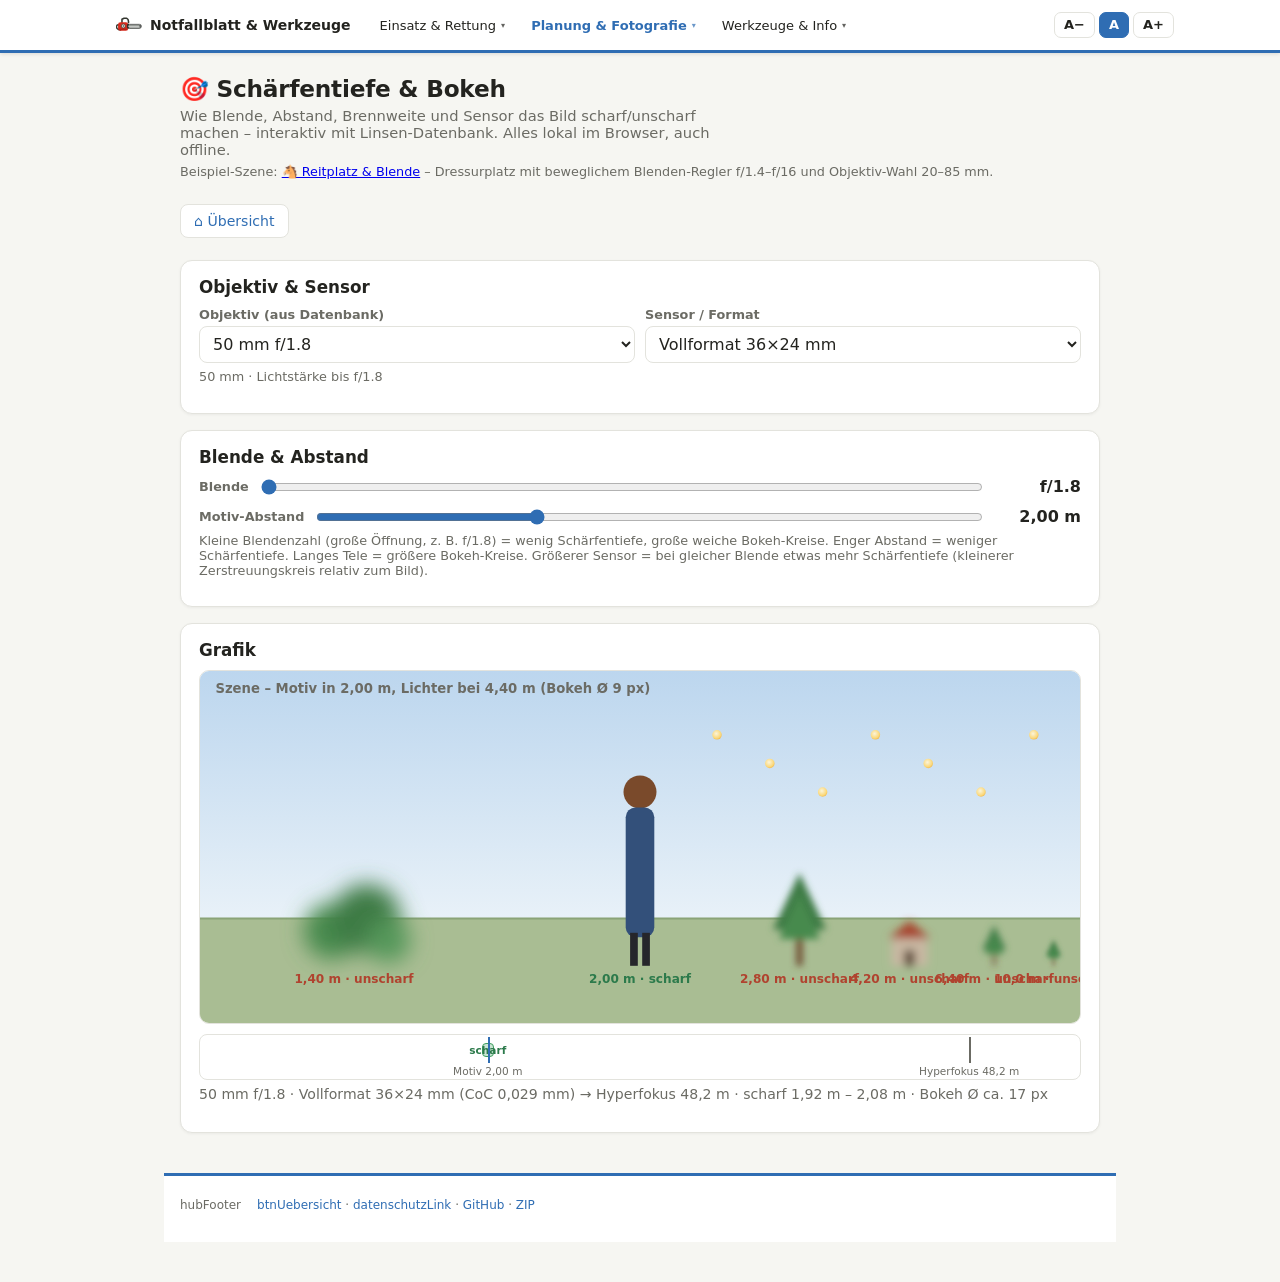
<file: bokeh.html>
<!DOCTYPE html>
<html lang="de">
<head>
<meta charset="utf-8">
<meta name="viewport" content="width=device-width,initial-scale=1">
<meta http-equiv="Content-Security-Policy" content="default-src 'self'; script-src 'self'; style-src 'self' 'unsafe-inline'; img-src 'self' data:; object-src 'none'; base-uri 'self'; form-action 'self'">
<meta name="referrer" content="strict-origin-when-cross-origin">
<meta http-equiv="Permissions-Policy" content="camera=(), microphone=(), geolocation=(), payment=(), usb=(), interest-cohort=()">
<script src="js/framebust.js"></script>
<title>Schärfentiefe &amp; Bokeh · Blende, Abstand, Objektiv</title>
<link rel="icon" type="image/svg+xml" href="img/motorsaege.svg">
<link rel="stylesheet" href="css/sonne-mond.css">
<link rel="stylesheet" href="css/bokeh.css">
<link rel="stylesheet" href="css/navi.css">
<link rel="stylesheet" href="css/fuss.css">
<script src="js/navi.js" defer></script>
</head>
<body>
<navi navi>
<nav class="navi-bar" aria-label="Hauptnavigation">
  <div class="navi-inner">
    <a class="navi-brand" href="index.html"><img src="img/motorsaege.svg" alt="" width="26" height="26"><span data-navi="naviMarke">Notfallblatt &amp; Werkzeuge</span></a>
    <ul class="navi-links">
      <li class="navi-gruppe"><details><summary data-navi="hubGrpEinsatz">Einsatz &amp; Rettung</summary>
        <ul class="navi-untermenu">
          <li><a href="notfallblatt.html"><span class="navi-ic"><img src="img/motorsaege.svg" alt=""></span><span class="navi-tx"><span class="navi-t" data-navi="naviNotfallblatt">Notfallblatt</span><span class="navi-d" data-navi="naviNotfallblattD">Arbeitsauftrag &amp; Notfallkarte – drucken / PDF</span></span></a></li>
          <li><a href="koordinaten/"><span class="navi-ic">📍</span><span class="navi-tx"><span class="navi-t" data-navi="naviKoordinaten">Koordinaten</span><span class="navi-d" data-navi="hubC2d">Umrechnen (LV95, GPS, UTM, MGRS …) + Foto-Stapel → GPX-Route</span></span></a></li>
          <li><a href="gpx-reduce.html"><span class="navi-ic">🗺️</span><span class="navi-tx"><span class="navi-t" data-navi="naviGpx">GPX reduzieren</span><span class="navi-d" data-navi="hubC3d">Zu viele Punkte fürs Garmin? Douglas-Peucker, GPX-Type wählbar, mit Karte</span></span></a></li>
        </ul>
      </details></li>
      <li class="navi-gruppe"><details><summary data-navi="hubGrpFoto" class="aktiv">Planung &amp; Fotografie</summary>
        <ul class="navi-untermenu">
          <li><a href="sonne-mond.html"><span class="navi-ic"><img src="img/sonne-mond.svg" alt=""></span><span class="navi-tx"><span class="navi-t" data-navi="naviSonneMond">Sonne &amp; Mond</span><span class="navi-d" data-navi="hubC4d">Auf-/Untergang, Goldene &amp; Blaue Stunde, Mondphase – lokal gerechnet</span></span></a></li>
          <li><a href="foto-konv.html"><span class="navi-ic">📷</span><span class="navi-tx"><span class="navi-t" data-navi="naviFotoKonv">Foto konvertieren</span><span class="navi-d" data-navi="naviFotoKonvD">Format &amp; Grösse ändern (JPEG/PNG/WebP), RAW via Vorschau-JPEG – lokal</span></span></a></li>
          <li><a href="bokeh.html" class="aktiv" aria-current="page"><span class="navi-ic">🎯</span><span class="navi-tx"><span class="navi-t" data-navi="naviBokeh">Bokeh</span><span class="navi-d" data-navi="hubC5d">Blende &amp; Abstand → Schärfezone, Unschärfe, Bokeh – 45+ Objektive</span></span></a></li>
          <li><a href="reitplatz.html"><span class="navi-ic"><img src="img/reithelm-icon.webp" alt=""></span><span class="navi-tx"><span class="navi-t" data-navi="naviReitplatz">Reitplatz</span><span class="navi-d" data-navi="naviReitplatzD">Dressurplatz-Foto mit interaktivem Blenden-Regler f/1.4–f/16</span></span></a></li>
        </ul>
      </details></li>
      <li class="navi-gruppe"><details><summary data-navi="hubGrpSonst">Werkzeuge &amp; Info</summary>
        <ul class="navi-untermenu">
          <li><a href="ort-db-editor.html"><span class="navi-ic">🗄️</span><span class="navi-tx"><span class="navi-t" data-navi="naviOrtDb">Ort-DB</span><span class="navi-d" data-navi="hubC6d">Offline-Ortsnamen (GeoNames) suchen, bearbeiten, exportieren</span></span></a></li>
          <li><a href="koordinaten/datenschutz.html"><span class="navi-ic">🔒</span><span class="navi-tx"><span class="navi-t" data-navi="naviDatenschutz">Datenschutz</span><span class="navi-d" data-navi="hubC7d">Was lokal gespeichert wird – und was nicht</span></span></a></li>
        </ul>
      </details></li>
    </ul>
    <div class="navi-schrift" role="group" aria-label="Schriftgrösse">
      <button type="button" data-font="-1" aria-label="Schrift verkleinern" title="Schrift verkleinern">A−</button>
      <button type="button" data-font="0" class="aktiv" aria-label="Schrift zurücksetzen" title="Schrift zurücksetzen">A</button>
      <button type="button" data-font="1" aria-label="Schrift vergrössern" title="Schrift vergrössern">A+</button>
    </div>
  </div>
</nav>
</navi>
<div class="wrap">
<header class="top">
  <div>
    <h1>🎯 Schärfentiefe &amp; Bokeh</h1>
    <p class="sub">Wie Blende, Abstand, Brennweite und Sensor das Bild scharf/unscharf machen – interaktiv mit Linsen-Datenbank. Alles lokal im Browser, auch offline.</p>
    <p class="hint">Beispiel-Szene: <a href="reitplatz.html">🐴 Reitplatz &amp; Blende</a> – Dressurplatz mit beweglichem Blenden-Regler f/1.4–f/16 und Objektiv-Wahl 20–85 mm.</p>
  </div>
  <a class="back" href="index.html">⌂ Übersicht</a>
</header>

<div class="card">
  <h2>Objektiv &amp; Sensor</h2>
  <div class="row">
    <div class="field"><label for="lens">Objektiv (aus Datenbank)</label><select id="lens"></select></div>
    <div class="field"><label for="sensor">Sensor / Format</label><select id="sensor"></select></div>
  </div>
  <p id="lensInfo" class="hint"></p>
</div>

<div class="card">
  <h2>Blende &amp; Abstand</h2>
  <div class="ctl">
    <label for="ap">Blende</label>
    <input type="range" id="ap" min="0" max="13" step="1" value="0" aria-label="Blende">
    <output id="apOut">f/1.8</output>
  </div>
  <div class="ctl">
    <label for="dist">Motiv-Abstand</label>
    <input type="range" id="dist" min="0" max="1000" step="1" value="500" aria-label="Motiv-Abstand in Metern (logarithmisch)">
    <output id="distOut">2 m</output>
  </div>
  <p class="hint">Kleine Blendenzahl (große Öffnung, z. B. f/1.8) = wenig Schärfentiefe, große weiche Bokeh-Kreise. Enger Abstand = weniger Schärfentiefe. Langes Tele = größere Bokeh-Kreise. Größerer Sensor = bei gleicher Blende etwas mehr Schärfentiefe (kleinerer Zerstreuungskreis relativ zum Bild).</p>
</div>

<div class="card">
  <h2>Grafik</h2>
  <div id="scene"></div>
  <div id="dofbar"></div>
  <p id="dofOut" class="hint"></p>
</div>

<fuss fuss>
<footer class="seiten-fuss">
  <p class="fuss-haftung" data-navi="hubFooter">Alle Angaben ohne Gewähr – Verwendung auf eigene Gefahr. Alle Tools laufen lokal im Browser und sind offline nutzbar.</p>
  <p class="fuss-links"><a href="index.html" data-navi="btnUebersicht">⌂ Übersicht</a> · <a href="koordinaten/datenschutz.html" data-navi="datenschutzLink">Datenschutz</a> · <a href="https://github.com/Salzundpfeffer34/notfallblatt-motorsaege" target="_blank" rel="noopener">GitHub</a> · <a href="https://github.com/Salzundpfeffer34/notfallblatt-motorsaege/archive/refs/heads/main.zip" target="_blank" rel="noopener">ZIP</a></p>
</footer>
</fuss>
</div>

<script src="js/bokeh-linsen.js"></script>
<script src="js/bokeh.js"></script>
</body>
</html>
</file>
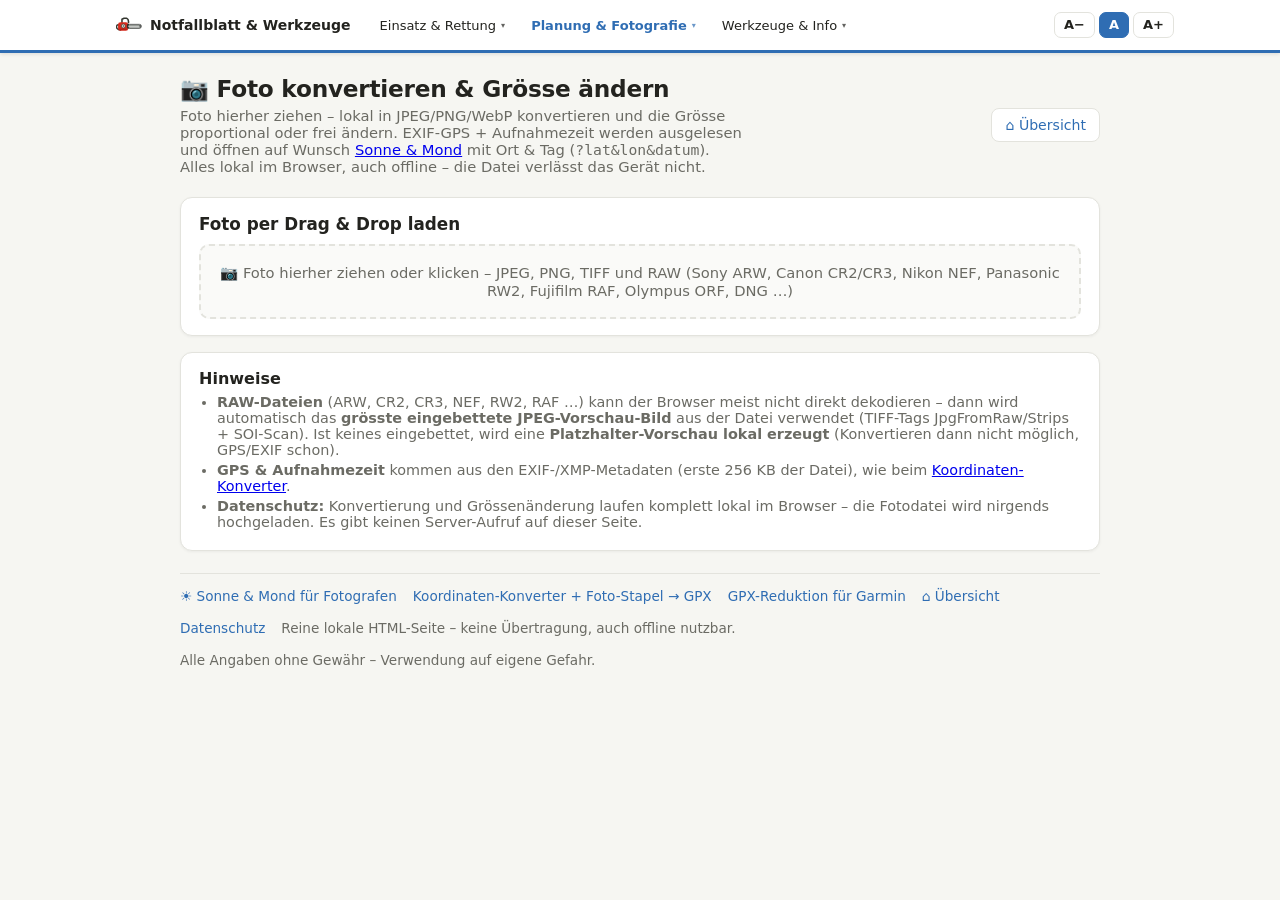
<file: foto-konv.html>
<!DOCTYPE html>
<html lang="de">
<head>
<meta charset="utf-8">
<meta name="viewport" content="width=device-width,initial-scale=1">
<meta http-equiv="Content-Security-Policy" content="default-src 'self' blob:; script-src 'self'; style-src 'self' 'unsafe-inline'; img-src 'self' data: blob:; connect-src 'self'; object-src 'none'; base-uri 'self'; form-action 'self'">
<meta name="referrer" content="strict-origin-when-cross-origin">
<meta http-equiv="Permissions-Policy" content="camera=(), microphone=(), geolocation=(), payment=(), usb=(), interest-cohort=()">
<script src="js/framebust.js"></script>
<title>Foto konvertieren &amp; Grösse ändern · lokal im Browser</title>
<link rel="icon" type="image/svg+xml" href="img/motorsaege.svg">
<meta name="description" content="Foto per Drag & Drop lokal konvertieren (JPEG/PNG/WebP) und die Grösse proportional oder frei ändern – inkl. EXIF-GPS; RAW (Sony/Canon/Nikon/Panasonic/Fuji) via eingebettetem JPEG. Alles im Browser, auch offline.">
<link rel="stylesheet" href="css/sonne-mond.css">
<link rel="stylesheet" href="css/foto-konv.css">
<link rel="stylesheet" href="css/navi.css">
<script src="js/navi.js" defer></script>
</head>
<body>
<navi navi>
<nav class="navi-bar" aria-label="Hauptnavigation">
  <div class="navi-inner">
    <a class="navi-brand" href="index.html"><img src="img/motorsaege.svg" alt="" width="26" height="26"><span data-navi="naviMarke">Notfallblatt &amp; Werkzeuge</span></a>
    <ul class="navi-links">
      <li class="navi-gruppe"><details><summary data-navi="hubGrpEinsatz">Einsatz &amp; Rettung</summary>
        <ul class="navi-untermenu">
          <li><a href="notfallblatt.html"><span class="navi-ic"><img src="img/motorsaege.svg" alt=""></span><span class="navi-tx"><span class="navi-t" data-navi="naviNotfallblatt">Notfallblatt</span><span class="navi-d" data-navi="naviNotfallblattD">Arbeitsauftrag &amp; Notfallkarte – drucken / PDF</span></span></a></li>
          <li><a href="koordinaten/"><span class="navi-ic">📍</span><span class="navi-tx"><span class="navi-t" data-navi="naviKoordinaten">Koordinaten</span><span class="navi-d" data-navi="hubC2d">Umrechnen (LV95, GPS, UTM, MGRS …) + Foto-Stapel → GPX-Route</span></span></a></li>
          <li><a href="gpx-reduce.html"><span class="navi-ic">🗺️</span><span class="navi-tx"><span class="navi-t" data-navi="naviGpx">GPX reduzieren</span><span class="navi-d" data-navi="hubC3d">Zu viele Punkte fürs Garmin? Douglas-Peucker, GPX-Type wählbar, mit Karte</span></span></a></li>
        </ul>
      </details></li>
      <li class="navi-gruppe"><details><summary data-navi="hubGrpFoto" class="aktiv">Planung &amp; Fotografie</summary>
        <ul class="navi-untermenu">
          <li><a href="sonne-mond.html"><span class="navi-ic"><img src="img/sonne-mond.svg" alt=""></span><span class="navi-tx"><span class="navi-t" data-navi="naviSonneMond">Sonne &amp; Mond</span><span class="navi-d" data-navi="hubC4d">Auf-/Untergang, Goldene &amp; Blaue Stunde, Mondphase – lokal gerechnet</span></span></a></li>
          <li><a href="foto-konv.html" class="aktiv" aria-current="page"><span class="navi-ic">📷</span><span class="navi-tx"><span class="navi-t" data-navi="naviFotoKonv">Foto konvertieren</span><span class="navi-d" data-navi="naviFotoKonvD">Format &amp; Grösse ändern (JPEG/PNG/WebP), RAW via Vorschau-JPEG – lokal</span></span></a></li>
          <li><a href="bokeh.html"><span class="navi-ic">🎯</span><span class="navi-tx"><span class="navi-t" data-navi="naviBokeh">Bokeh</span><span class="navi-d" data-navi="hubC5d">Blende &amp; Abstand → Schärfezone, Unschärfe, Bokeh – 45+ Objektive</span></span></a></li>
          <li><a href="reitplatz.html"><span class="navi-ic"><img src="img/reithelm-icon.webp" alt=""></span><span class="navi-tx"><span class="navi-t" data-navi="naviReitplatz">Reitplatz</span><span class="navi-d" data-navi="naviReitplatzD">Dressurplatz-Foto mit interaktivem Blenden-Regler f/1.4–f/16</span></span></a></li>
        </ul>
      </details></li>
      <li class="navi-gruppe"><details><summary data-navi="hubGrpSonst">Werkzeuge &amp; Info</summary>
        <ul class="navi-untermenu">
          <li><a href="ort-db-editor.html"><span class="navi-ic">🗄️</span><span class="navi-tx"><span class="navi-t" data-navi="naviOrtDb">Ort-DB</span><span class="navi-d" data-navi="hubC6d">Offline-Ortsnamen (GeoNames) suchen, bearbeiten, exportieren</span></span></a></li>
          <li><a href="koordinaten/datenschutz.html"><span class="navi-ic">🔒</span><span class="navi-tx"><span class="navi-t" data-navi="naviDatenschutz">Datenschutz</span><span class="navi-d" data-navi="hubC7d">Was lokal gespeichert wird – und was nicht</span></span></a></li>
        </ul>
      </details></li>
    </ul>
    <div class="navi-schrift" role="group" aria-label="Schriftgrösse">
      <button type="button" data-font="-1" aria-label="Schrift verkleinern" title="Schrift verkleinern">A−</button>
      <button type="button" data-font="0" class="aktiv" aria-label="Schrift zurücksetzen" title="Schrift zurücksetzen">A</button>
      <button type="button" data-font="1" aria-label="Schrift vergrössern" title="Schrift vergrössern">A+</button>
    </div>
  </div>
</nav>
</navi>
<div class="wrap">
<header class="top">
  <div>
    <h1>📷 Foto konvertieren &amp; Grösse ändern</h1>
    <p class="sub">Foto hierher ziehen – lokal in JPEG/PNG/WebP konvertieren und die Grösse proportional oder frei ändern. EXIF-GPS + Aufnahmezeit werden ausgelesen und öffnen auf Wunsch <a href="sonne-mond.html">Sonne &amp; Mond</a> mit Ort &amp; Tag (<code>?lat&amp;lon&amp;datum</code>). Alles lokal im Browser, auch offline – die Datei verlässt das Gerät nicht.</p>
  </div>
  <a class="back" href="index.html">⌂ Übersicht</a>
</header>

<div class="card" id="bkCard">
  <h2>Foto per Drag &amp; Drop laden</h2>
  <div class="bkdrop" id="bkDrop" tabindex="0" role="button" aria-label="Foto hierher ziehen oder klicken zum Auswählen">
    <input type="file" id="bkFile" accept="image/*,.jpg,.jpeg,.png,.webp,.gif,.bmp,.tif,.tiff,.heic,.heif,.dng,.cr2,.cr3,.nef,.nrw,.arw,.srf,.sr2,.orf,.rw2,.rwl,.raf,.pef,.srw" class="hidden">
    <span class="bklabel">📷 Foto hierher ziehen oder klicken – JPEG, PNG, TIFF und RAW (Sony ARW, Canon CR2/CR3, Nikon NEF, Panasonic RW2, Fujifilm RAF, Olympus ORF, DNG …)</span>
  </div>
  <div id="bkErr" class="error hidden"></div>
  <div id="bkInfo" class="hidden">
    <div class="row" style="margin-top:10px;align-items:start">
      <div class="bkprev"><img id="bkImg" alt="Vorschau des Fotos"></div>
      <div class="field" style="flex:2 1 260px">
        <label>Datei &amp; GPS</label>
        <div id="bkMeta" class="bkmeta"></div>
        <div id="bkGps" class="bkmeta hidden"></div>
        <div id="bkGpsRow" class="hidden" style="margin-top:6px">
          <label for="bkGpsVal" style="font-size:.8rem;color:var(--muted);font-weight:600;display:block;margin-bottom:4px">GPS (WGS84 Dezimal)</label>
          <input type="text" id="bkGpsVal" readonly autocomplete="off" spellcheck="false" title="GPS-Koordinaten aus den EXIF-Daten des Fotos">
        </div>
        <div class="btnrow" style="margin-top:8px">
          <a id="bkGpsBtn" class="btn secondary hidden" href="sonne-mond.html">📍 GPS auslesen</a>
        </div>
      </div>
    </div>
    <div class="row" style="margin-top:10px">
      <div class="field" style="flex:0 0 190px"><label for="bkFormat">Zielformat</label>
        <select id="bkFormat">
          <option value="image/jpeg" selected>JPEG (.jpg)</option>
          <option value="image/png">PNG (.png)</option>
          <option value="image/webp">WebP (.webp)</option>
        </select>
      </div>
      <div class="field" id="bkQualRow" style="flex:1 1 180px"><label for="bkQual">Qualität (nur JPEG/WebP): <span id="bkQualVal">90 %</span></label>
        <input type="range" id="bkQual" min="10" max="100" step="1" value="90" aria-label="Qualität in Prozent">
      </div>
      <div class="field" style="flex:0 0 230px"><label for="bkMode">Grösse</label>
        <select id="bkMode">
          <option value="original" selected>Originalgrösse</option>
          <option value="prop">Proportional (Breite → Höhe automatisch)</option>
          <option value="free">Frei (Breite × Höhe)</option>
        </select>
      </div>
      <div class="field hidden" id="bkWRow" style="flex:0 0 130px"><label for="bkW">Breite (px)</label>
        <input type="number" id="bkW" min="1" max="30000" step="1">
      </div>
      <div class="field hidden" id="bkHRow" style="flex:0 0 130px"><label for="bkH">Höhe (px)</label>
        <input type="number" id="bkH" min="1" max="30000" step="1">
      </div>
      <div class="field" style="flex:0 0 auto"><label>&nbsp;</label>
        <button type="button" id="bkGo">Konvertieren &amp; herunterladen</button>
      </div>
      <div class="field" style="flex:0 0 auto"><label>&nbsp;</label>
        <button type="button" id="bkReset" class="secondary">🔄 Zurücksetzen</button>
      </div>
    </div>
    <p class="hint" id="bkSizeHint" style="margin-top:8px"></p>
    <div id="bkOut" class="hidden" style="margin-top:10px">
      <div class="row" style="align-items:center">
        <div class="bkprev"><img id="bkImgOut" alt="Vorschau des konvertierten Fotos"></div>
        <div class="bkmeta" id="bkOutMeta" style="flex:1 1 220px"></div>
        <a class="btn" id="bkDl" download>⬇ Herunterladen</a>
      </div>
    </div>
  </div>
</div>

<div class="card help">
  <h2 style="font-size:1rem;margin:0 0 6px;color:var(--ink)">Hinweise</h2>
  <ul>
    <li><strong>RAW-Dateien</strong> (ARW, CR2, CR3, NEF, RW2, RAF …) kann der Browser meist nicht direkt dekodieren – dann wird automatisch das <strong>grösste eingebettete JPEG-Vorschau-Bild</strong> aus der Datei verwendet (TIFF-Tags JpgFromRaw/Strips + SOI-Scan). Ist keines eingebettet, wird eine <strong>Platzhalter-Vorschau lokal erzeugt</strong> (Konvertieren dann nicht möglich, GPS/EXIF schon).</li>
    <li><strong>GPS &amp; Aufnahmezeit</strong> kommen aus den EXIF-/XMP-Metadaten (erste 256 KB der Datei), wie beim <a href="koordinaten/index.html">Koordinaten-Konverter</a>.</li>
    <li><strong>Datenschutz:</strong> Konvertierung und Grössenänderung laufen komplett lokal im Browser – die Fotodatei wird nirgends hochgeladen. Es gibt keinen Server-Aufruf auf dieser Seite.</li>
  </ul>
</div>
<footer>
  <span><a href="sonne-mond.html">☀️ Sonne &amp; Mond für Fotografen</a></span>
  <span><a href="koordinaten/index.html">Koordinaten-Konverter + Foto-Stapel → GPX</a></span>
  <span><a href="gpx-reduce.html">GPX-Reduktion für Garmin</a></span>
  <span><a href="index.html">⌂ Übersicht</a></span>
  <span><a href="koordinaten/datenschutz.html">Datenschutz</a></span>
  <span>Reine lokale HTML-Seite – keine Übertragung, auch offline nutzbar.</span>
  <span>Alle Angaben ohne Gewähr – Verwendung auf eigene Gefahr.</span>
</footer>
</div>

<script src="js/exif-gps.js"></script>
<script src="js/bild-konv.js"></script>
</body>
</html>
</file>
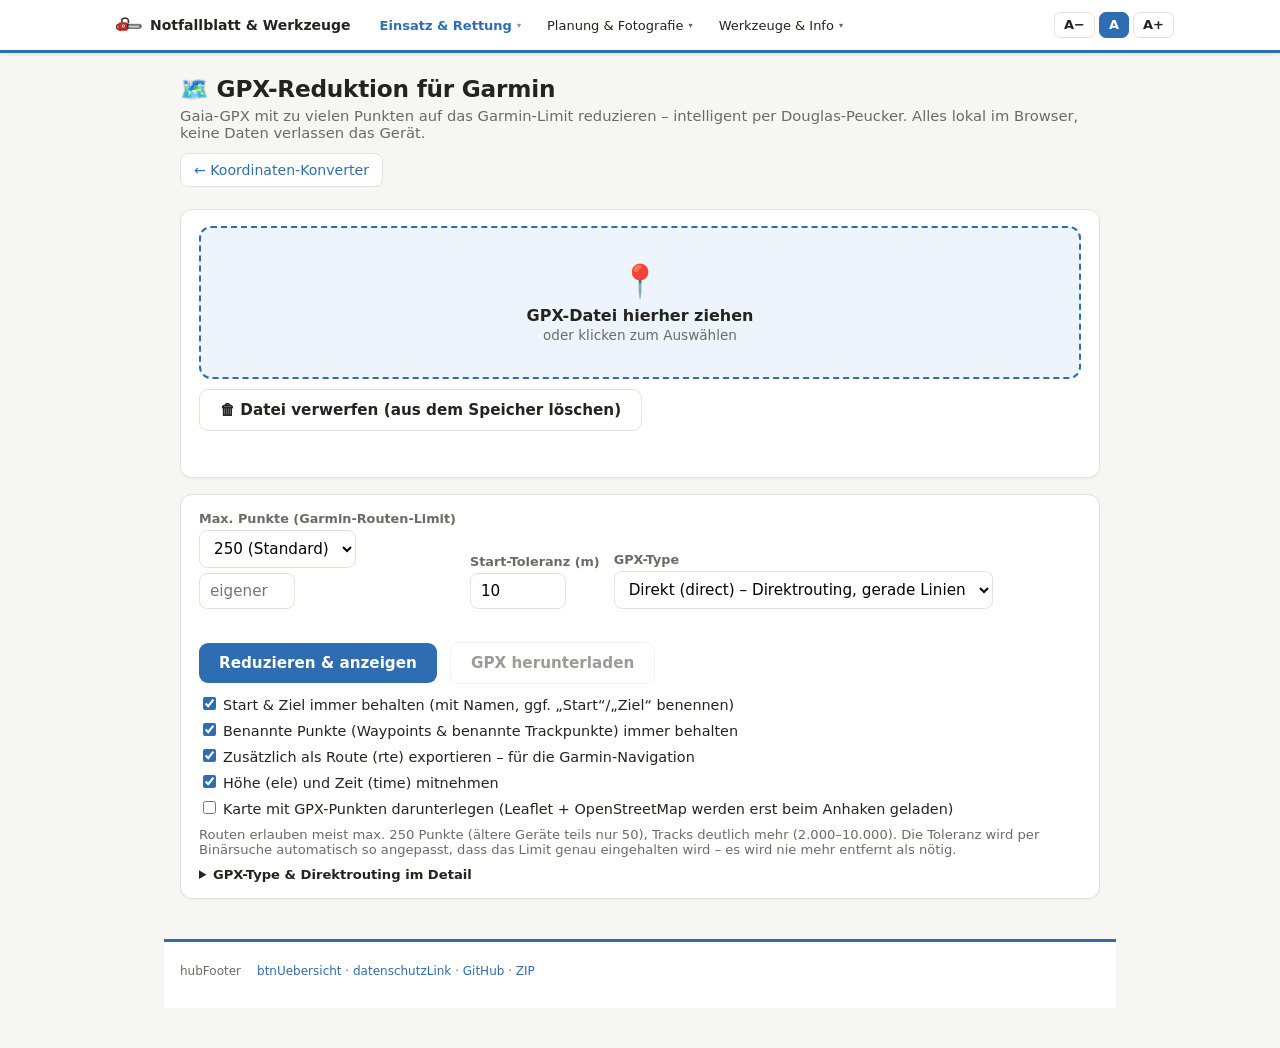
<file: gpx-reduce.html>
<!DOCTYPE html>
<html lang="de">
<head>
<meta charset="utf-8">
<meta name="viewport" content="width=device-width,initial-scale=1">
<meta http-equiv="Content-Security-Policy" content="default-src 'self'; script-src 'self' https://unpkg.com; style-src 'self' 'unsafe-inline' https://unpkg.com; img-src 'self' data: https://tile.openstreetmap.org; object-src 'none'; base-uri 'self'; form-action 'self'">
<meta name="referrer" content="strict-origin-when-cross-origin">
<meta http-equiv="Permissions-Policy" content="camera=(), microphone=(), geolocation=(self), payment=(), usb=(), interest-cohort=()">
<script src="js/framebust.js"></script>
<title>GPX-Reduktion für Garmin · Gaia-Touren</title>
<style>
  :root { --line:#e3e3dd; --muted:#6b6b64; --accent:#2f6db3; --accent2:#245a96; --bg:#f6f6f2; --card:#fff; --ink:#23231f; }
  * { box-sizing:border-box; }
  body { font-family:system-ui,-apple-system,"Segoe UI",sans-serif; margin:0; padding:0 16px 40px; color:var(--ink); background:var(--bg); }
  .wrap { max-width:920px; margin:0 auto; }
  header.top { display:flex; align-items:center; justify-content:space-between; gap:12px; flex-wrap:wrap; padding:22px 0 6px; }
  h1 { font-size:1.45rem; margin:0; letter-spacing:-.01em; }
  .sub { color:var(--muted); font-size:.92rem; margin:4px 0 0; }
  a.back { font-size:.88rem; color:var(--accent); text-decoration:none; border:1px solid var(--line); background:#fff; padding:8px 13px; border-radius:8px; white-space:nowrap; }
  a.back:hover { border-color:var(--accent); }
  .card { border:1px solid var(--line); border-radius:12px; padding:16px 18px; margin-top:16px; background:var(--card); box-shadow:0 1px 3px rgba(0,0,0,.05); }
  #drop { border:2px dashed var(--accent); border-radius:12px; padding:34px 20px; text-align:center; background:#eef4fb; cursor:pointer; transition:background .15s; }
  #drop:hover, #drop.drag { background:#dfeafa; }
  #drop .ic { font-size:2rem; }
  #drop .t { font-weight:600; margin-top:6px; }
  #drop .h { color:var(--muted); font-size:.85rem; margin-top:2px; }
  .row { display:flex; gap:14px; flex-wrap:wrap; align-items:end; }
  .field label { font-size:.8rem; color:var(--muted); display:block; margin-bottom:4px; font-weight:600; }
  select, input[type=number] { padding:8px 10px; border:1px solid var(--line); border-radius:8px; font-size:.95rem; background:#fff; font-family:inherit; }
  input[type=number] { width:96px; }
  .check { font-size:.9rem; margin:7px 0; }
  .check input { margin-right:7px; accent-color:var(--accent); }
  button, a.btn { background:var(--accent); color:#fff; border:0; border-radius:9px; padding:11px 20px; font-size:.95rem; font-weight:600; cursor:pointer; text-decoration:none; display:inline-block; font-family:inherit; }
  button:hover, a.btn:hover { background:var(--accent2); }
  button.secondary { background:#fff; color:var(--ink); border:1px solid var(--line); }
  button.secondary:hover { border-color:var(--accent); color:var(--accent); background:#fff; }
  button:disabled { opacity:.45; cursor:default; }
  .stats { display:flex; gap:14px; flex-wrap:wrap; margin-top:14px; }
  .stat { flex:1; min-width:110px; background:#f6f6f2; border:1px solid var(--line); border-radius:10px; padding:10px 12px; }
  .stat b { font-size:1.25rem; display:block; font-variant-numeric:tabular-nums; }
  .stat span { color:var(--muted); font-size:.78rem; }
  #msg { margin-top:12px; font-size:.92rem; min-height:1.2em; }
  .ok { color:#1a7f37; } .err { color:#b3261e; }
  .hint { color:var(--muted); font-size:.82rem; margin:10px 0 0; }
  details.hint summary { cursor:pointer; font-weight:600; color:var(--ink); }
  details.hint p { margin:8px 0 0; }
  table { border-collapse:collapse; width:100%; font-size:.92rem; margin-top:4px; }
  td, th { border-bottom:1px solid var(--line); padding:7px 10px 7px 0; text-align:left; }
  th { color:var(--muted); font-weight:600; font-size:.8rem; text-transform:uppercase; letter-spacing:.03em; }
  #preview { width:100%; height:auto; background:#fbfbf9; border:1px solid var(--line); border-radius:10px; margin-top:12px; }
  .legend { display:flex; gap:16px; font-size:.82rem; color:var(--muted); margin-top:8px; }
  .legend .sw { display:inline-block; width:18px; height:3px; border-radius:2px; vertical-align:middle; margin-right:6px; }
  footer { margin-top:22px; padding-top:14px; border-top:1px solid var(--line); color:var(--muted); font-size:.85rem; display:flex; gap:16px; flex-wrap:wrap; }
  footer a { color:var(--accent); text-decoration:none; }
  footer a:hover { text-decoration:underline; }
</style>
<link rel="stylesheet" href="css/navi.css">
<link rel="stylesheet" href="css/fuss.css">
<script src="js/navi.js" defer></script>
</head>
<body>
<navi navi>
<nav class="navi-bar" aria-label="Hauptnavigation">
  <div class="navi-inner">
    <a class="navi-brand" href="index.html"><img src="img/motorsaege.svg" alt="" width="26" height="26"><span data-navi="naviMarke">Notfallblatt &amp; Werkzeuge</span></a>
    <ul class="navi-links">
      <li class="navi-gruppe"><details><summary data-navi="hubGrpEinsatz" class="aktiv">Einsatz &amp; Rettung</summary>
        <ul class="navi-untermenu">
          <li><a href="notfallblatt.html"><span class="navi-ic"><img src="img/motorsaege.svg" alt=""></span><span class="navi-tx"><span class="navi-t" data-navi="naviNotfallblatt">Notfallblatt</span><span class="navi-d" data-navi="naviNotfallblattD">Arbeitsauftrag &amp; Notfallkarte – drucken / PDF</span></span></a></li>
          <li><a href="koordinaten/"><span class="navi-ic">📍</span><span class="navi-tx"><span class="navi-t" data-navi="naviKoordinaten">Koordinaten</span><span class="navi-d" data-navi="hubC2d">Umrechnen (LV95, GPS, UTM, MGRS …) + Foto-Stapel → GPX-Route</span></span></a></li>
          <li><a href="gpx-reduce.html" class="aktiv" aria-current="page"><span class="navi-ic">🗺️</span><span class="navi-tx"><span class="navi-t" data-navi="naviGpx">GPX reduzieren</span><span class="navi-d" data-navi="hubC3d">Zu viele Punkte fürs Garmin? Douglas-Peucker, GPX-Type wählbar, mit Karte</span></span></a></li>
        </ul>
      </details></li>
      <li class="navi-gruppe"><details><summary data-navi="hubGrpFoto">Planung &amp; Fotografie</summary>
        <ul class="navi-untermenu">
          <li><a href="sonne-mond.html"><span class="navi-ic"><img src="img/sonne-mond.svg" alt=""></span><span class="navi-tx"><span class="navi-t" data-navi="naviSonneMond">Sonne &amp; Mond</span><span class="navi-d" data-navi="hubC4d">Auf-/Untergang, Goldene &amp; Blaue Stunde, Mondphase – lokal gerechnet</span></span></a></li>
          <li><a href="foto-konv.html"><span class="navi-ic">📷</span><span class="navi-tx"><span class="navi-t" data-navi="naviFotoKonv">Foto konvertieren</span><span class="navi-d" data-navi="naviFotoKonvD">Format &amp; Grösse ändern (JPEG/PNG/WebP), RAW via Vorschau-JPEG – lokal</span></span></a></li>
          <li><a href="bokeh.html"><span class="navi-ic">🎯</span><span class="navi-tx"><span class="navi-t" data-navi="naviBokeh">Bokeh</span><span class="navi-d" data-navi="hubC5d">Blende &amp; Abstand → Schärfezone, Unschärfe, Bokeh – 45+ Objektive</span></span></a></li>
          <li><a href="reitplatz.html"><span class="navi-ic"><img src="img/reithelm-icon.webp" alt=""></span><span class="navi-tx"><span class="navi-t" data-navi="naviReitplatz">Reitplatz</span><span class="navi-d" data-navi="naviReitplatzD">Dressurplatz-Foto mit interaktivem Blenden-Regler f/1.4–f/16</span></span></a></li>
        </ul>
      </details></li>
      <li class="navi-gruppe"><details><summary data-navi="hubGrpSonst">Werkzeuge &amp; Info</summary>
        <ul class="navi-untermenu">
          <li><a href="ort-db-editor.html"><span class="navi-ic">🗄️</span><span class="navi-tx"><span class="navi-t" data-navi="naviOrtDb">Ort-DB</span><span class="navi-d" data-navi="hubC6d">Offline-Ortsnamen (GeoNames) suchen, bearbeiten, exportieren</span></span></a></li>
          <li><a href="koordinaten/datenschutz.html"><span class="navi-ic">🔒</span><span class="navi-tx"><span class="navi-t" data-navi="naviDatenschutz">Datenschutz</span><span class="navi-d" data-navi="hubC7d">Was lokal gespeichert wird – und was nicht</span></span></a></li>
        </ul>
      </details></li>
    </ul>
    <div class="navi-schrift" role="group" aria-label="Schriftgrösse">
      <button type="button" data-font="-1" aria-label="Schrift verkleinern" title="Schrift verkleinern">A−</button>
      <button type="button" data-font="0" class="aktiv" aria-label="Schrift zurücksetzen" title="Schrift zurücksetzen">A</button>
      <button type="button" data-font="1" aria-label="Schrift vergrössern" title="Schrift vergrössern">A+</button>
    </div>
  </div>
</nav>
</navi>
<div class="wrap">
<header class="top">
  <div>
    <h1>🗺️ GPX-Reduktion für Garmin</h1>
    <p class="sub">Gaia-GPX mit zu vielen Punkten auf das Garmin-Limit reduzieren – intelligent per Douglas-Peucker. Alles lokal im Browser, keine Daten verlassen das Gerät.</p>
  </div>
  <a class="back" href="koordinaten/index.html">← Koordinaten-Konverter</a>
</header>

<div class="card">
  <div id="drop" tabindex="0" role="button">
    <div class="ic">📍</div>
    <div class="t">GPX-Datei hierher ziehen</div>
    <div class="h">oder klicken zum Auswählen</div>
  </div>
  <input type="file" id="file" accept=".gpx,.xml" style="display:none">
  <div style="margin-top:10px"><button type="button" id="clearFile" class="secondary">🗑 Datei verwerfen (aus dem Speicher löschen)</button></div>
  <div id="msg"></div>
  <div id="stats" class="stats" style="display:none"></div>
</div>

<div class="card" id="settings">
  <div class="row">
    <div class="field"><label for="limit">Max. Punkte (Garmin-Routen-Limit)</label>
      <select id="limit">
        <option value="50">50</option>
        <option value="100">100</option>
        <option value="250" selected>250 (Standard)</option>
        <option value="500">500</option>
      </select>
      <div style="margin-top:5px"><input type="number" id="limitCustom" min="2" max="100000" placeholder="eigener Wert…"></div>
    </div>
    <div class="field"><label for="eps">Start-Toleranz (m)</label><input type="number" id="eps" value="10" min="0" step="1"></div>
    <div class="field"><label for="gpxType">GPX-Type</label>
      <select id="gpxType">
        <option value="direct" selected>Direkt (direct) – Direktrouting, gerade Linien</option>
        <option value="">Kein Typ (bisheriges Verhalten)</option>
        <option value="hiking">Wandern (hiking)</option>
        <option value="walking">Gehen (walking)</option>
        <option value="running">Laufen (running)</option>
        <option value="cycling">Radfahren (cycling)</option>
        <option value="mountain biking">Mountainbike (mountain biking)</option>
        <option value="driving">Auto fahren (driving)</option>
        <option value="motorcycling">Motorrad (motorcycling)</option>
        <option value="other">Sonstige (other)</option>
      </select>
    </div>
    <div class="field"><label>&nbsp;</label>
      <button id="run">Reduzieren &amp; anzeigen</button>
      <button id="dl" class="secondary" disabled style="margin-left:8px">GPX herunterladen</button>
    </div>
  </div>
  <div style="margin-top:10px">
    <div class="check"><input type="checkbox" id="keepEnds" checked>Start &amp; Ziel immer behalten (mit Namen, ggf. „Start“/„Ziel“ benennen)</div>
    <div class="check"><input type="checkbox" id="keepNamed" checked>Benannte Punkte (Waypoints &amp; benannte Trackpunkte) immer behalten</div>
    <div class="check"><input type="checkbox" id="asRoute" checked>Zusätzlich als Route (rte) exportieren – für die Garmin-Navigation</div>
    <div class="check"><input type="checkbox" id="keepEle" checked>Höhe (ele) und Zeit (time) mitnehmen</div>
    <div class="check"><input type="checkbox" id="showMap">Karte mit GPX-Punkten darunterlegen (Leaflet + OpenStreetMap werden erst beim Anhaken geladen)</div>
  </div>
  <p class="hint">Routen erlauben meist max. 250 Punkte (ältere Geräte teils nur 50), Tracks deutlich mehr (2.000–10.000). Die Toleranz wird per Binärsuche automatisch so angepasst, dass das Limit genau eingehalten wird – es wird nie mehr entfernt als nötig.</p>
  <details class="hint"><summary>GPX-Type &amp; Direktrouting im Detail</summary>
  <p>Über „GPX-Type“ lässt sich zusätzlich ein type-Eintrag in Route und Track schreiben – Garmin zeigt die Route dann z. B. als „Wandern“ an statt als Standard-Profil (z. B. „Geländewagen“). Standard ist „Direkt“: dabei wird pro Routenpunkt die Garmin-Erweiterung „trp:ViaPoint“ mit „trp:CalculationMode Direct“ geschrieben (BaseCamp: „Direkte Route aus Track“) – das Gerät routet dann gerade Linien zwischen den Punkten (Direktrouting: bis 250 statt 50 Punkte) statt über Straßen/Standard-Profil.</p>
  </details>
</div>

<div class="card" id="result" style="display:none">
  <h2 style="font-size:1.05rem;margin:0 0 10px">Ergebnis</h2>
  <table id="cmp"></table>
  <svg id="preview" viewBox="0 0 600 260" role="img" aria-label="Vorschau vorher/nachher"></svg>
  <div class="legend">
    <span><span class="sw" style="background:#c8c8c0"></span>Original</span>
    <span><span class="sw" style="background:#2f6db3"></span>Reduziert (Punkte anklickbar für Name/Ort)</span>
  </div>
  <div id="map" role="img" aria-label="Karte mit GPX-Punkten (OpenStreetMap)" style="display:none;width:100%;height:360px;border:1px solid var(--line);border-radius:10px;margin-top:12px"></div>
</div>

<fuss fuss>
<footer class="seiten-fuss">
  <p class="fuss-haftung" data-navi="hubFooter">Alle Angaben ohne Gewähr – Verwendung auf eigene Gefahr. Alle Tools laufen lokal im Browser und sind offline nutzbar.</p>
  <p class="fuss-links"><a href="index.html" data-navi="btnUebersicht">⌂ Übersicht</a> · <a href="koordinaten/datenschutz.html" data-navi="datenschutzLink">Datenschutz</a> · <a href="https://github.com/Salzundpfeffer34/notfallblatt-motorsaege" target="_blank" rel="noopener">GitHub</a> · <a href="https://github.com/Salzundpfeffer34/notfallblatt-motorsaege/archive/refs/heads/main.zip" target="_blank" rel="noopener">ZIP</a></p>
</footer>
</fuss>
</div>

<script src="js/gpx-reduce.js"></script>
</body>
</html>
</file>
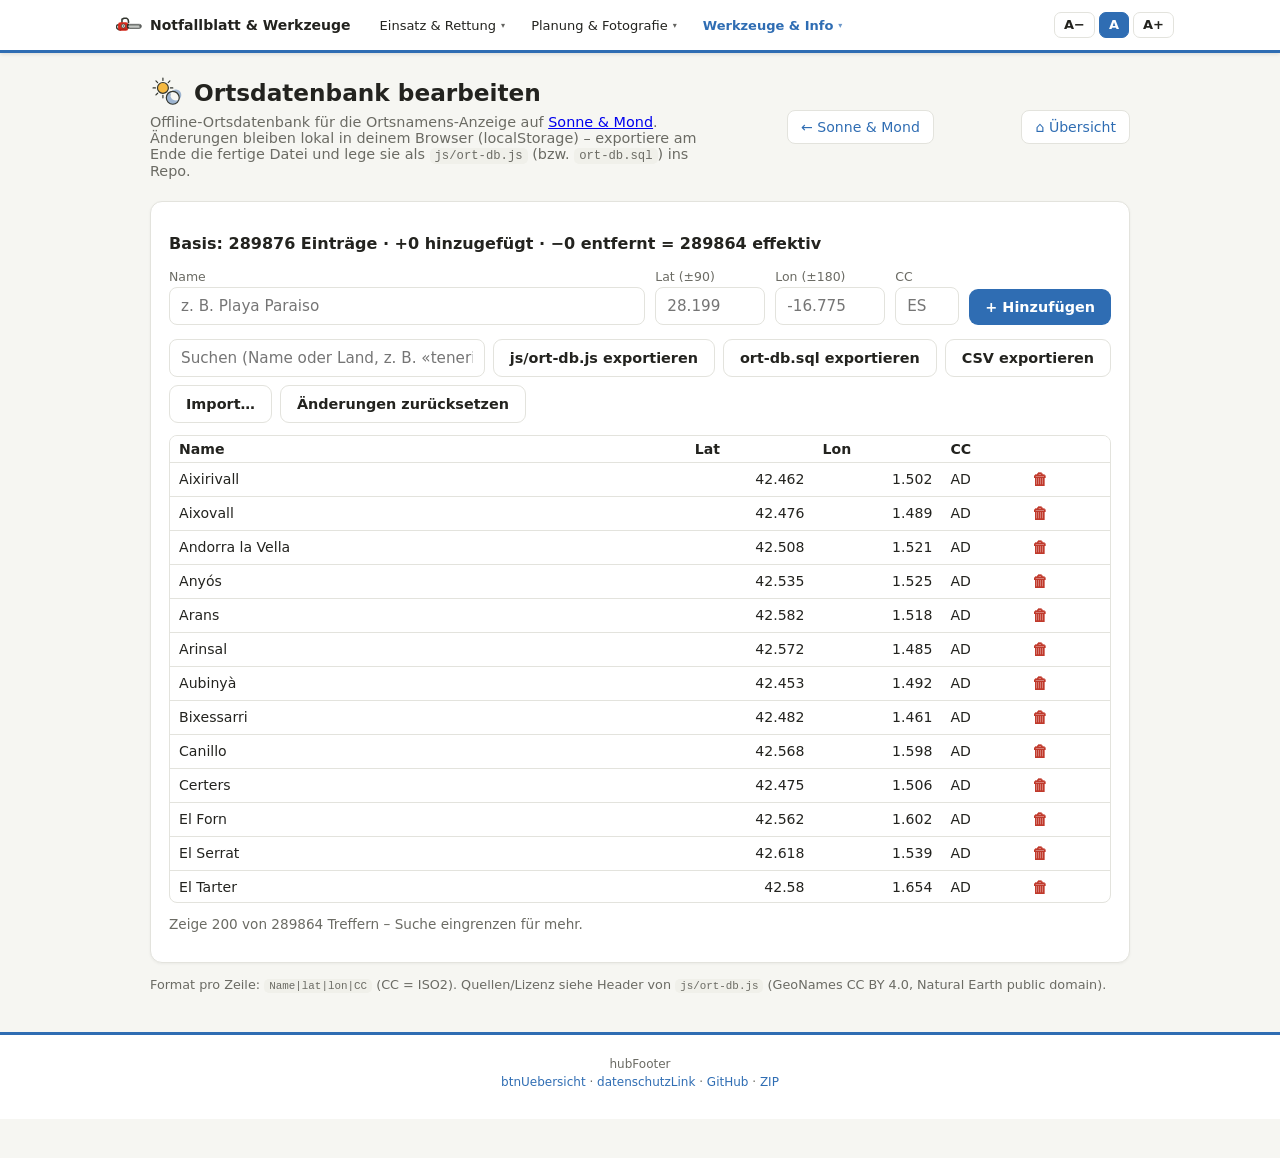
<file: ort-db-editor.html>
<!DOCTYPE html>
<html lang="de">
<head>
<meta charset="utf-8">
<meta name="viewport" content="width=device-width,initial-scale=1">
<meta http-equiv="Content-Security-Policy" content="default-src 'self' blob:; script-src 'self'; style-src 'self' 'unsafe-inline'; img-src 'self' data:; connect-src 'self'; object-src 'none'; base-uri 'self'; form-action 'self'">
<meta name="referrer" content="strict-origin-when-cross-origin">
<meta http-equiv="Permissions-Policy" content="camera=(), microphone=(), geolocation=(self), payment=(), usb=(), interest-cohort=()">
<script src="js/framebust.js"></script>
<title>Ortsdatenbank bearbeiten &middot; Notfallblatt Motors&auml;ge</title>
<link rel="icon" type="image/svg+xml" href="img/sonne-mond.svg">
<meta name="description" content="Offline-Ortsdatenbank (js/ort-db.js / ort-db.sql) lokal bearbeiten: Orte suchen, hinzuf&uuml;gen, l&ouml;schen und als fertige Datei exportieren.">
<link rel="stylesheet" href="css/ort-db-editor.css">
<link rel="stylesheet" href="css/navi.css">
<link rel="stylesheet" href="css/fuss.css">
<script src="js/navi.js" defer></script>
</head>
<body>
<navi navi>
<nav class="navi-bar" aria-label="Hauptnavigation">
  <div class="navi-inner">
    <a class="navi-brand" href="index.html"><img src="img/motorsaege.svg" alt="" width="26" height="26"><span data-navi="naviMarke">Notfallblatt &amp; Werkzeuge</span></a>
    <ul class="navi-links">
      <li class="navi-gruppe"><details><summary data-navi="hubGrpEinsatz">Einsatz &amp; Rettung</summary>
        <ul class="navi-untermenu">
          <li><a href="notfallblatt.html"><span class="navi-ic"><img src="img/motorsaege.svg" alt=""></span><span class="navi-tx"><span class="navi-t" data-navi="naviNotfallblatt">Notfallblatt</span><span class="navi-d" data-navi="naviNotfallblattD">Arbeitsauftrag &amp; Notfallkarte – drucken / PDF</span></span></a></li>
          <li><a href="koordinaten/"><span class="navi-ic">📍</span><span class="navi-tx"><span class="navi-t" data-navi="naviKoordinaten">Koordinaten</span><span class="navi-d" data-navi="hubC2d">Umrechnen (LV95, GPS, UTM, MGRS …) + Foto-Stapel → GPX-Route</span></span></a></li>
          <li><a href="gpx-reduce.html"><span class="navi-ic">🗺️</span><span class="navi-tx"><span class="navi-t" data-navi="naviGpx">GPX reduzieren</span><span class="navi-d" data-navi="hubC3d">Zu viele Punkte fürs Garmin? Douglas-Peucker, GPX-Type wählbar, mit Karte</span></span></a></li>
        </ul>
      </details></li>
      <li class="navi-gruppe"><details><summary data-navi="hubGrpFoto">Planung &amp; Fotografie</summary>
        <ul class="navi-untermenu">
          <li><a href="sonne-mond.html"><span class="navi-ic"><img src="img/sonne-mond.svg" alt=""></span><span class="navi-tx"><span class="navi-t" data-navi="naviSonneMond">Sonne &amp; Mond</span><span class="navi-d" data-navi="hubC4d">Auf-/Untergang, Goldene &amp; Blaue Stunde, Mondphase – lokal gerechnet</span></span></a></li>
          <li><a href="foto-konv.html"><span class="navi-ic">📷</span><span class="navi-tx"><span class="navi-t" data-navi="naviFotoKonv">Foto konvertieren</span><span class="navi-d" data-navi="naviFotoKonvD">Format &amp; Grösse ändern (JPEG/PNG/WebP), RAW via Vorschau-JPEG – lokal</span></span></a></li>
          <li><a href="bokeh.html"><span class="navi-ic">🎯</span><span class="navi-tx"><span class="navi-t" data-navi="naviBokeh">Bokeh</span><span class="navi-d" data-navi="hubC5d">Blende &amp; Abstand → Schärfezone, Unschärfe, Bokeh – 45+ Objektive</span></span></a></li>
          <li><a href="reitplatz.html"><span class="navi-ic"><img src="img/reithelm-icon.webp" alt=""></span><span class="navi-tx"><span class="navi-t" data-navi="naviReitplatz">Reitplatz</span><span class="navi-d" data-navi="naviReitplatzD">Dressurplatz-Foto mit interaktivem Blenden-Regler f/1.4–f/16</span></span></a></li>
        </ul>
      </details></li>
      <li class="navi-gruppe"><details><summary data-navi="hubGrpSonst" class="aktiv">Werkzeuge &amp; Info</summary>
        <ul class="navi-untermenu">
          <li><a href="ort-db-editor.html" class="aktiv" aria-current="page"><span class="navi-ic">🗄️</span><span class="navi-tx"><span class="navi-t" data-navi="naviOrtDb">Ort-DB</span><span class="navi-d" data-navi="hubC6d">Offline-Ortsnamen (GeoNames) suchen, bearbeiten, exportieren</span></span></a></li>
          <li><a href="koordinaten/datenschutz.html"><span class="navi-ic">🔒</span><span class="navi-tx"><span class="navi-t" data-navi="naviDatenschutz">Datenschutz</span><span class="navi-d" data-navi="hubC7d">Was lokal gespeichert wird – und was nicht</span></span></a></li>
        </ul>
      </details></li>
    </ul>
    <div class="navi-schrift" role="group" aria-label="Schriftgrösse">
      <button type="button" data-font="-1" aria-label="Schrift verkleinern" title="Schrift verkleinern">A−</button>
      <button type="button" data-font="0" class="aktiv" aria-label="Schrift zurücksetzen" title="Schrift zurücksetzen">A</button>
      <button type="button" data-font="1" aria-label="Schrift vergrössern" title="Schrift vergrössern">A+</button>
    </div>
  </div>
</nav>
</navi>
<div class="wrap">
<header class="top">
  <div>
    <h1><span class="brand-icon"><img src="img/sonne-mond.svg" alt="" width="34" height="34"></span> Ortsdatenbank bearbeiten</h1>
    <p class="sub">Offline-Ortsdatenbank f&uuml;r die Ortsnamens-Anzeige auf <a href="sonne-mond.html">Sonne &amp; Mond</a>. &Auml;nderungen bleiben lokal in deinem Browser (localStorage) &ndash; exportiere am Ende die fertige Datei und lege sie als <code>js/ort-db.js</code> (bzw. <code>ort-db.sql</code>) ins Repo.</p>
  </div>
  <a class="back" href="sonne-mond.html">&larr; Sonne &amp; Mond</a> <a class="back" href="index.html">&#8962; &Uuml;bersicht</a>
</header>

<div class="card">
  <p class="stats" id="stats">&ndash;</p>

  <form id="addForm" class="addform">
    <div class="field"><label for="fName">Name</label><input type="text" id="fName" placeholder="z. B. Playa Paraiso" autocomplete="off" spellcheck="false"></div>
    <div class="field small"><label for="fLat">Lat (&plusmn;90)</label><input type="text" id="fLat" placeholder="28.199" inputmode="decimal" autocomplete="off"></div>
    <div class="field small"><label for="fLon">Lon (&plusmn;180)</label><input type="text" id="fLon" placeholder="-16.775" inputmode="decimal" autocomplete="off"></div>
    <div class="field tiny"><label for="fCc">CC</label><input type="text" id="fCc" placeholder="ES" maxlength="2" autocomplete="off"></div>
    <div class="field btn"><label>&nbsp;</label><button type="submit">+ Hinzuf&uuml;gen</button></div>
  </form>
  <div id="addErr" class="error hidden"></div>

  <div class="toolbar">
    <input type="text" id="search" placeholder="Suchen (Name oder Land, z. B. «tenerife» oder «ES») &hellip;" autocomplete="off" spellcheck="false">
    <button type="button" id="expJs" class="secondary">js/ort-db.js exportieren</button>
    <button type="button" id="expSql" class="secondary">ort-db.sql exportieren</button>
    <button type="button" id="expCsv" class="secondary">CSV exportieren</button>
    <label class="secondary importlbl">Import&hellip; <input type="file" id="importFile" accept=".js,.sql,.csv,.txt,.tsv"></label>
    <button type="button" id="resetEdits" class="secondary danger">Änderungen zurücksetzen</button>
  </div>
  <div id="impMsg" class="hint"></div>

  <div class="tablewrap">
  <table class="dltab" id="tab">
    <thead><tr><th>Name</th><th>Lat</th><th>Lon</th><th>CC</th><th></th></tr></thead>
    <tbody id="rows"></tbody>
  </table>
  </div>
  <p class="hint" id="more"></p>
</div>

<footer class="foot"><p>Format pro Zeile: <code>Name|lat|lon|CC</code> (CC = ISO2). Quellen/Lizenz siehe Header von <code>js/ort-db.js</code> (GeoNames CC BY 4.0, Natural Earth public domain).</p></footer>
</div>
<script src="js/ort-db.js"></script>
<script src="js/ort-db-editor.js"></script>
<fuss fuss>
<footer class="seiten-fuss">
  <p class="fuss-haftung" data-navi="hubFooter">Alle Angaben ohne Gewähr – Verwendung auf eigene Gefahr. Alle Tools laufen lokal im Browser und sind offline nutzbar.</p>
  <p class="fuss-links"><a href="index.html" data-navi="btnUebersicht">⌂ Übersicht</a> · <a href="koordinaten/datenschutz.html" data-navi="datenschutzLink">Datenschutz</a> · <a href="https://github.com/Salzundpfeffer34/notfallblatt-motorsaege" target="_blank" rel="noopener">GitHub</a> · <a href="https://github.com/Salzundpfeffer34/notfallblatt-motorsaege/archive/refs/heads/main.zip" target="_blank" rel="noopener">ZIP</a></p>
</footer>
</fuss>
</body>
</html>
</file>
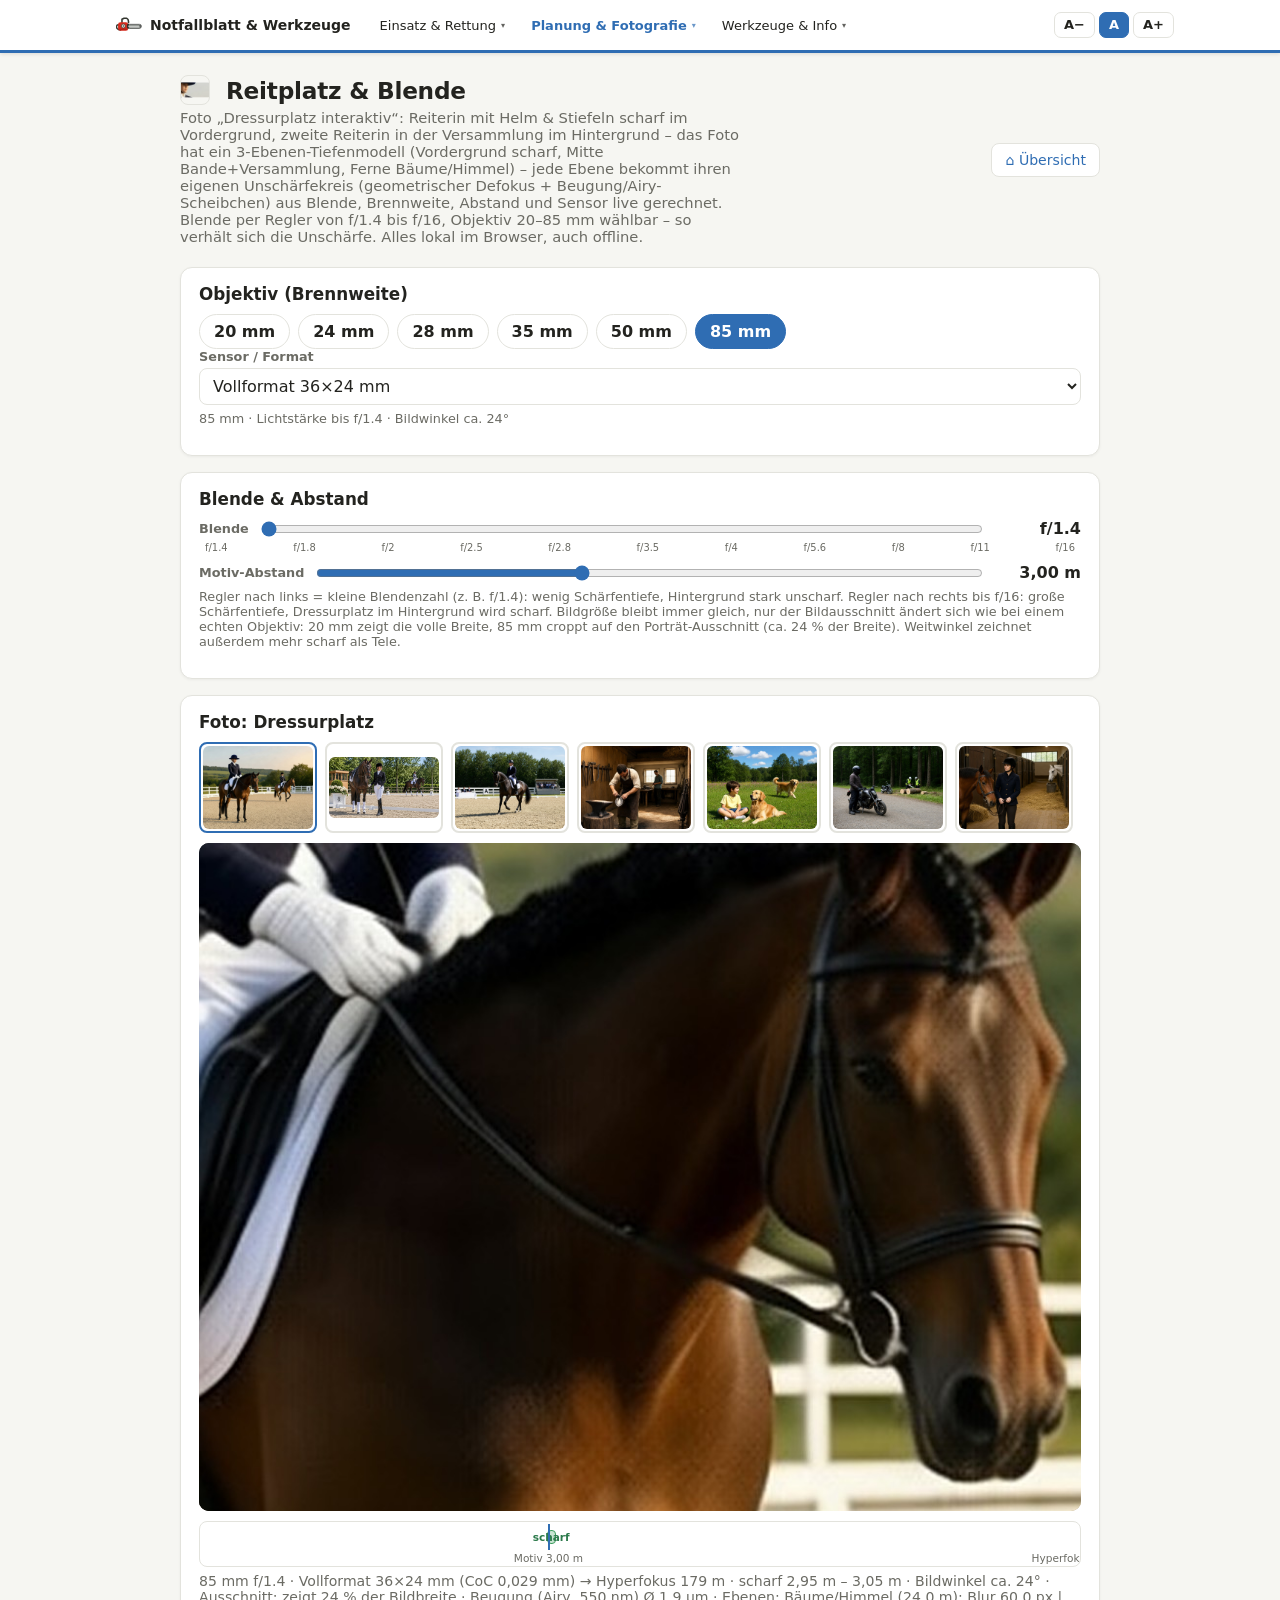
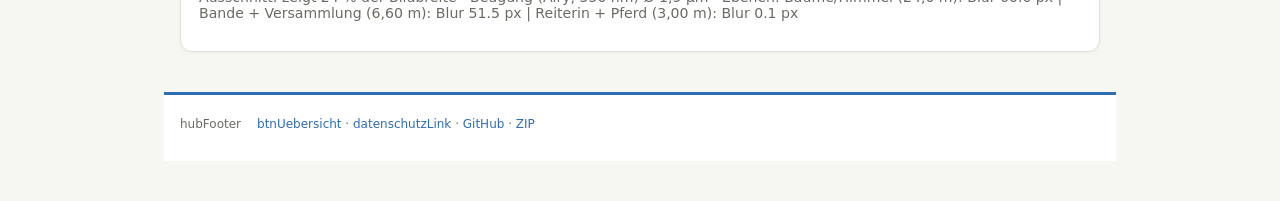
<file: reitplatz.html>
<!DOCTYPE html>
<html lang="de">
<head>
<meta charset="utf-8">
<meta name="viewport" content="width=device-width,initial-scale=1">
<meta http-equiv="Content-Security-Policy" content="default-src 'self'; script-src 'self'; style-src 'self' 'unsafe-inline'; img-src 'self' data:; object-src 'none'; base-uri 'self'; form-action 'self'">
<meta name="referrer" content="strict-origin-when-cross-origin">
<meta http-equiv="Permissions-Policy" content="camera=(), microphone=(), geolocation=(), payment=(), usb=(), interest-cohort=()">
<script src="js/framebust.js?v=1008f1c"></script>
<title>Reitplatz &amp; Blende &middot; Dressurplatz mit Sch&auml;rfentiefe-Regler</title>
<link rel="icon" type="image/svg+xml" href="img/reitkappe.svg">
<link rel="stylesheet" href="css/sonne-mond.css?v=1008f1c">
<link rel="stylesheet" href="css/bokeh.css?v=1008f1c">
<link rel="stylesheet" href="css/reitplatz.css?v=1008f1c">
<link rel="stylesheet" href="css/navi.css">
<link rel="stylesheet" href="css/fuss.css">
<script src="js/navi.js" defer></script>
</head>
<body>
<navi navi>
<nav class="navi-bar" aria-label="Hauptnavigation">
  <div class="navi-inner">
    <a class="navi-brand" href="index.html"><img src="img/motorsaege.svg" alt="" width="26" height="26"><span data-navi="naviMarke">Notfallblatt &amp; Werkzeuge</span></a>
    <ul class="navi-links">
      <li class="navi-gruppe"><details><summary data-navi="hubGrpEinsatz">Einsatz &amp; Rettung</summary>
        <ul class="navi-untermenu">
          <li><a href="notfallblatt.html"><span class="navi-ic"><img src="img/motorsaege.svg" alt=""></span><span class="navi-tx"><span class="navi-t" data-navi="naviNotfallblatt">Notfallblatt</span><span class="navi-d" data-navi="naviNotfallblattD">Arbeitsauftrag &amp; Notfallkarte – drucken / PDF</span></span></a></li>
          <li><a href="koordinaten/"><span class="navi-ic">📍</span><span class="navi-tx"><span class="navi-t" data-navi="naviKoordinaten">Koordinaten</span><span class="navi-d" data-navi="hubC2d">Umrechnen (LV95, GPS, UTM, MGRS …) + Foto-Stapel → GPX-Route</span></span></a></li>
          <li><a href="gpx-reduce.html"><span class="navi-ic">🗺️</span><span class="navi-tx"><span class="navi-t" data-navi="naviGpx">GPX reduzieren</span><span class="navi-d" data-navi="hubC3d">Zu viele Punkte fürs Garmin? Douglas-Peucker, GPX-Type wählbar, mit Karte</span></span></a></li>
        </ul>
      </details></li>
      <li class="navi-gruppe"><details><summary data-navi="hubGrpFoto" class="aktiv">Planung &amp; Fotografie</summary>
        <ul class="navi-untermenu">
          <li><a href="sonne-mond.html"><span class="navi-ic"><img src="img/sonne-mond.svg" alt=""></span><span class="navi-tx"><span class="navi-t" data-navi="naviSonneMond">Sonne &amp; Mond</span><span class="navi-d" data-navi="hubC4d">Auf-/Untergang, Goldene &amp; Blaue Stunde, Mondphase – lokal gerechnet</span></span></a></li>
          <li><a href="foto-konv.html"><span class="navi-ic">📷</span><span class="navi-tx"><span class="navi-t" data-navi="naviFotoKonv">Foto konvertieren</span><span class="navi-d" data-navi="naviFotoKonvD">Format &amp; Grösse ändern (JPEG/PNG/WebP), RAW via Vorschau-JPEG – lokal</span></span></a></li>
          <li><a href="bokeh.html"><span class="navi-ic">🎯</span><span class="navi-tx"><span class="navi-t" data-navi="naviBokeh">Bokeh</span><span class="navi-d" data-navi="hubC5d">Blende &amp; Abstand → Schärfezone, Unschärfe, Bokeh – 45+ Objektive</span></span></a></li>
          <li><a href="reitplatz.html" class="aktiv" aria-current="page"><span class="navi-ic"><img src="img/reithelm-icon.webp" alt=""></span><span class="navi-tx"><span class="navi-t" data-navi="naviReitplatz">Reitplatz</span><span class="navi-d" data-navi="naviReitplatzD">Dressurplatz-Foto mit interaktivem Blenden-Regler f/1.4–f/16</span></span></a></li>
        </ul>
      </details></li>
      <li class="navi-gruppe"><details><summary data-navi="hubGrpSonst">Werkzeuge &amp; Info</summary>
        <ul class="navi-untermenu">
          <li><a href="ort-db-editor.html"><span class="navi-ic">🗄️</span><span class="navi-tx"><span class="navi-t" data-navi="naviOrtDb">Ort-DB</span><span class="navi-d" data-navi="hubC6d">Offline-Ortsnamen (GeoNames) suchen, bearbeiten, exportieren</span></span></a></li>
          <li><a href="koordinaten/datenschutz.html"><span class="navi-ic">🔒</span><span class="navi-tx"><span class="navi-t" data-navi="naviDatenschutz">Datenschutz</span><span class="navi-d" data-navi="hubC7d">Was lokal gespeichert wird – und was nicht</span></span></a></li>
        </ul>
      </details></li>
    </ul>
    <div class="navi-schrift" role="group" aria-label="Schriftgrösse">
      <button type="button" data-font="-1" aria-label="Schrift verkleinern" title="Schrift verkleinern">A−</button>
      <button type="button" data-font="0" class="aktiv" aria-label="Schrift zurücksetzen" title="Schrift zurücksetzen">A</button>
      <button type="button" data-font="1" aria-label="Schrift vergrössern" title="Schrift vergrössern">A+</button>
    </div>
  </div>
</nav>
</navi>
<div class="wrap">
<header class="top">
  <div>
    <h1><img class="hicon" src="img/reithelm-icon.webp" alt="" width="30" height="30"> Reitplatz &amp; Blende</h1>
    <p class="sub">Foto „Dressurplatz interaktiv“: Reiterin mit Helm &amp; Stiefeln scharf im Vordergrund, zweite Reiterin in der Versammlung im Hintergrund – das Foto hat ein 3-Ebenen-Tiefenmodell (Vordergrund scharf, Mitte Bande+Versammlung, Ferne Bäume/Himmel) – jede Ebene bekommt ihren eigenen Unschärfekreis (geometrischer Defokus + Beugung/Airy-Scheibchen) aus Blende, Brennweite, Abstand und Sensor live gerechnet. Blende per Regler von f/1.4 bis f/16, Objektiv 20&ndash;85&nbsp;mm w&auml;hlbar &ndash; so verh&auml;lt sich die Unsch&auml;rfe. Alles lokal im Browser, auch offline.</p>
  </div>
  <a class="back" href="index.html">&#x2302; &Uuml;bersicht</a>
</header>

<div class="card">
  <h2>Objektiv (Brennweite)</h2>
  <div class="chips" id="chips" role="group" aria-label="Brennweite w&auml;hlen"></div>
  <div class="row">
    <div class="field"><label for="sensor">Sensor / Format</label><select id="sensor"></select></div>
  </div>
  <p id="lensInfo" class="hint"></p>
</div>

<div class="card">
  <h2>Blende &amp; Abstand</h2>
  <div class="ctl">
    <label for="ap">Blende</label>
    <input type="range" id="ap" min="0" max="13" step="1" value="0" aria-label="Blende">
    <output id="apOut">f/1.4</output>
  </div>
  <div class="ticks" id="apTicks" aria-hidden="true"></div>
  <div class="ctl">
    <label for="dist">Motiv-Abstand</label>
    <input type="range" id="dist" min="0" max="1000" step="1" value="500" aria-label="Motiv-Abstand in Metern (logarithmisch)">
    <output id="distOut">3 m</output>
  </div>
  <p class="hint">Regler nach links = kleine Blendenzahl (z. B. f/1.4): wenig Sch&auml;rfentiefe, Hintergrund stark unscharf. Regler nach rechts bis f/16: gro&szlig;e Sch&auml;rfentiefe, Dressurplatz im Hintergrund wird scharf. Bildgr&ouml;&szlig;e bleibt immer gleich, nur der Bildausschnitt &auml;ndert sich wie bei einem echten Objektiv: 20&nbsp;mm zeigt die volle Breite, 85&nbsp;mm croppt auf den Portr&auml;t-Ausschnitt (ca. 24&nbsp;% der Breite). Weitwinkel zeichnet au&szlig;erdem mehr scharf als Tele.</p>
</div>

<div class="card">
  <h2>Foto: Dressurplatz</h2>
  <div class="pchips" id="pchips" role="group" aria-label="Foto wählen"></div>
  <div id="scene"></div>
  <div id="dofbar"></div>
  <p id="dofOut" class="hint"></p>
</div>

<fuss fuss>
<footer class="seiten-fuss">
  <p class="fuss-haftung" data-navi="hubFooter">Alle Angaben ohne Gewähr – Verwendung auf eigene Gefahr. Alle Tools laufen lokal im Browser und sind offline nutzbar.</p>
  <p class="fuss-links"><a href="index.html" data-navi="btnUebersicht">⌂ Übersicht</a> · <a href="koordinaten/datenschutz.html" data-navi="datenschutzLink">Datenschutz</a> · <a href="https://github.com/Salzundpfeffer34/notfallblatt-motorsaege" target="_blank" rel="noopener">GitHub</a> · <a href="https://github.com/Salzundpfeffer34/notfallblatt-motorsaege/archive/refs/heads/main.zip" target="_blank" rel="noopener">ZIP</a></p>
</footer>
</fuss>
</div>

<script src="js/bokeh-linsen.js?v=1008f1c"></script>
<script src="js/bokeh.js?v=1008f1c"></script>
<script src="js/reitplatz.js?v=1008f1c"></script>
</body>
</html>
</file>
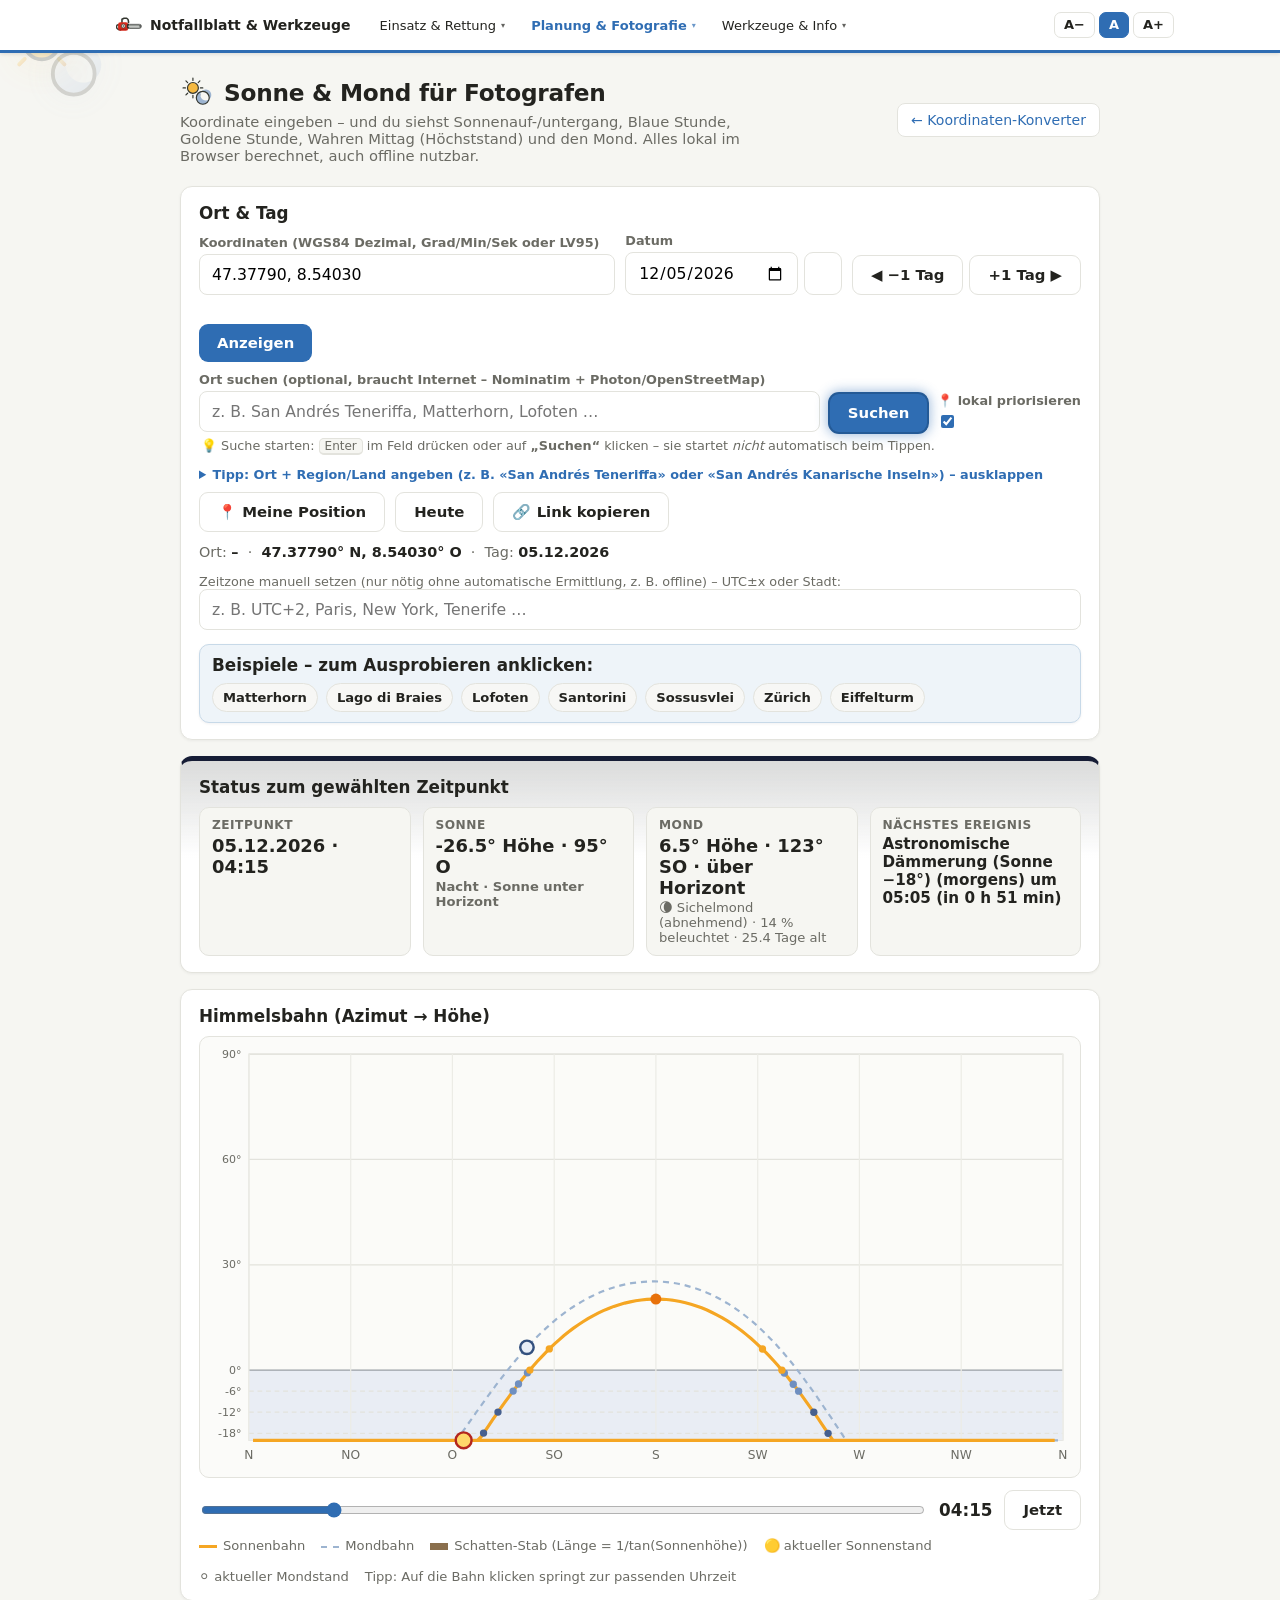
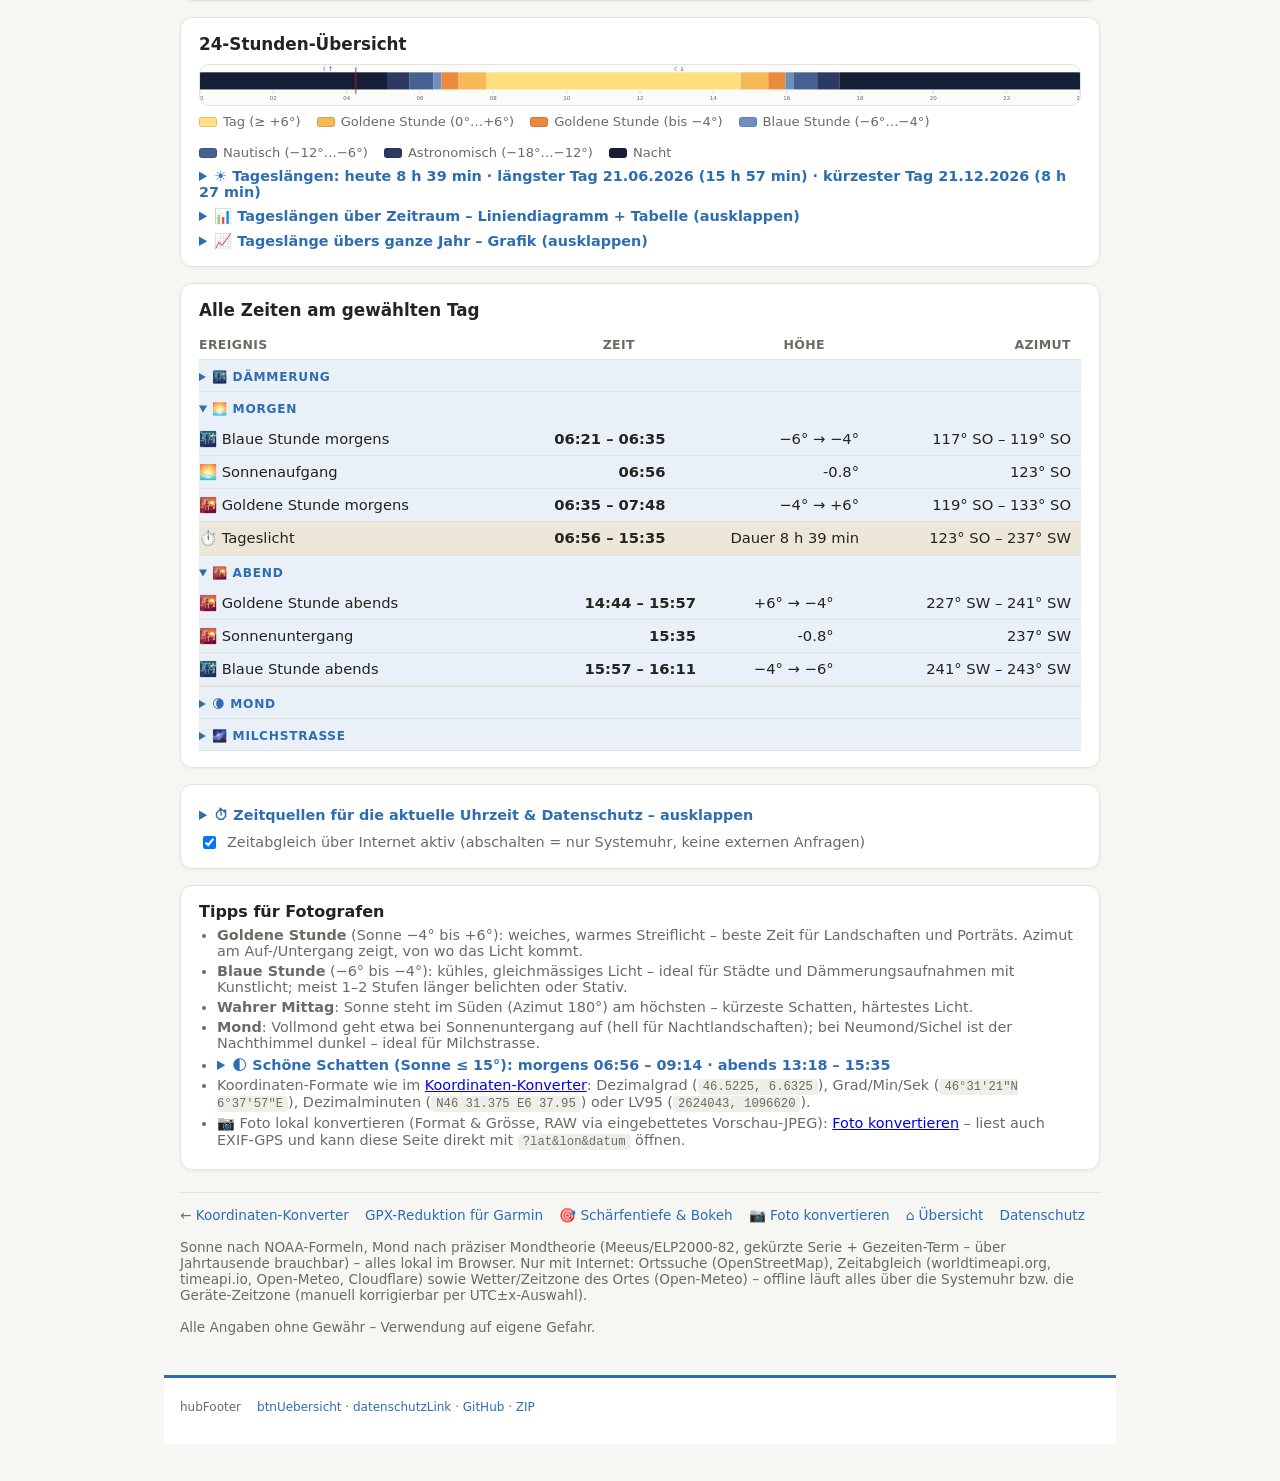
<file: sonne-mond.html>
<!DOCTYPE html>
<html lang="de">
<head>
<meta charset="utf-8">
<meta name="viewport" content="width=device-width,initial-scale=1">
<meta http-equiv="Content-Security-Policy" content="default-src 'self' blob:; script-src 'self'; style-src 'self' 'unsafe-inline'; img-src 'self' data:; connect-src 'self' https://nominatim.openstreetmap.org https://photon.komoot.io https://worldtimeapi.org https://api.open-meteo.com https://www.cloudflare.com; object-src 'none'; base-uri 'self'; form-action 'self'">
<meta name="referrer" content="strict-origin-when-cross-origin">
<meta http-equiv="Permissions-Policy" content="camera=(), microphone=(), geolocation=(self), payment=(), usb=(), interest-cohort=()">
<script src="js/framebust.js"></script>
<title>Sonne &amp; Mond für Fotografen · Blaue Stunde, Goldene Stunde, Wahrer Mittag</title>
<link rel="icon" type="image/svg+xml" href="img/sonne-mond.svg">
<meta name="description" content="Koordinate eingeben und Sonnenstand sehen: Sonnenauf-/untergang, Blaue Stunde, Goldene Stunde, Wahrer Mittag (Höchststand), Tageslänge sowie Mondauf-/untergang, Mondphase und Beleuchtung – für Fotografen. Alles wird lokal im Browser berechnet.">
<link rel="stylesheet" href="css/sonne-mond.css">
<link rel="stylesheet" href="css/navi.css">
<link rel="stylesheet" href="css/fuss.css">
<script src="js/navi.js" defer></script>
</head>
<body>
<navi navi>
<nav class="navi-bar" aria-label="Hauptnavigation">
  <div class="navi-inner">
    <a class="navi-brand" href="index.html"><img src="img/motorsaege.svg" alt="" width="26" height="26"><span data-navi="naviMarke">Notfallblatt &amp; Werkzeuge</span></a>
    <ul class="navi-links">
      <li class="navi-gruppe"><details><summary data-navi="hubGrpEinsatz">Einsatz &amp; Rettung</summary>
        <ul class="navi-untermenu">
          <li><a href="notfallblatt.html"><span class="navi-ic"><img src="img/motorsaege.svg" alt=""></span><span class="navi-tx"><span class="navi-t" data-navi="naviNotfallblatt">Notfallblatt</span><span class="navi-d" data-navi="naviNotfallblattD">Arbeitsauftrag &amp; Notfallkarte – drucken / PDF</span></span></a></li>
          <li><a href="koordinaten/"><span class="navi-ic">📍</span><span class="navi-tx"><span class="navi-t" data-navi="naviKoordinaten">Koordinaten</span><span class="navi-d" data-navi="hubC2d">Umrechnen (LV95, GPS, UTM, MGRS …) + Foto-Stapel → GPX-Route</span></span></a></li>
          <li><a href="gpx-reduce.html"><span class="navi-ic">🗺️</span><span class="navi-tx"><span class="navi-t" data-navi="naviGpx">GPX reduzieren</span><span class="navi-d" data-navi="hubC3d">Zu viele Punkte fürs Garmin? Douglas-Peucker, GPX-Type wählbar, mit Karte</span></span></a></li>
        </ul>
      </details></li>
      <li class="navi-gruppe"><details><summary data-navi="hubGrpFoto" class="aktiv">Planung &amp; Fotografie</summary>
        <ul class="navi-untermenu">
          <li><a href="sonne-mond.html" class="aktiv" aria-current="page"><span class="navi-ic"><img src="img/sonne-mond.svg" alt=""></span><span class="navi-tx"><span class="navi-t" data-navi="naviSonneMond">Sonne &amp; Mond</span><span class="navi-d" data-navi="hubC4d">Auf-/Untergang, Goldene &amp; Blaue Stunde, Mondphase – lokal gerechnet</span></span></a></li>
          <li><a href="foto-konv.html"><span class="navi-ic">📷</span><span class="navi-tx"><span class="navi-t" data-navi="naviFotoKonv">Foto konvertieren</span><span class="navi-d" data-navi="naviFotoKonvD">Format &amp; Grösse ändern (JPEG/PNG/WebP), RAW via Vorschau-JPEG – lokal</span></span></a></li>
          <li><a href="bokeh.html"><span class="navi-ic">🎯</span><span class="navi-tx"><span class="navi-t" data-navi="naviBokeh">Bokeh</span><span class="navi-d" data-navi="hubC5d">Blende &amp; Abstand → Schärfezone, Unschärfe, Bokeh – 45+ Objektive</span></span></a></li>
          <li><a href="reitplatz.html"><span class="navi-ic"><img src="img/reithelm-icon.webp" alt=""></span><span class="navi-tx"><span class="navi-t" data-navi="naviReitplatz">Reitplatz</span><span class="navi-d" data-navi="naviReitplatzD">Dressurplatz-Foto mit interaktivem Blenden-Regler f/1.4–f/16</span></span></a></li>
        </ul>
      </details></li>
      <li class="navi-gruppe"><details><summary data-navi="hubGrpSonst">Werkzeuge &amp; Info</summary>
        <ul class="navi-untermenu">
          <li><a href="ort-db-editor.html"><span class="navi-ic">🗄️</span><span class="navi-tx"><span class="navi-t" data-navi="naviOrtDb">Ort-DB</span><span class="navi-d" data-navi="hubC6d">Offline-Ortsnamen (GeoNames) suchen, bearbeiten, exportieren</span></span></a></li>
          <li><a href="koordinaten/datenschutz.html"><span class="navi-ic">🔒</span><span class="navi-tx"><span class="navi-t" data-navi="naviDatenschutz">Datenschutz</span><span class="navi-d" data-navi="hubC7d">Was lokal gespeichert wird – und was nicht</span></span></a></li>
        </ul>
      </details></li>
    </ul>
    <div class="navi-schrift" role="group" aria-label="Schriftgrösse">
      <button type="button" data-font="-1" aria-label="Schrift verkleinern" title="Schrift verkleinern">A−</button>
      <button type="button" data-font="0" class="aktiv" aria-label="Schrift zurücksetzen" title="Schrift zurücksetzen">A</button>
      <button type="button" data-font="1" aria-label="Schrift vergrössern" title="Schrift vergrössern">A+</button>
    </div>
  </div>
</nav>
</navi>
<div class="sky-bg" aria-hidden="true">
  <svg class="bg-sun" viewBox="0 0 200 200"><defs><radialGradient id="bgSunG" cx="42%" cy="38%" r="78%"><stop offset="0%" stop-color="#fff3c4"/><stop offset="42%" stop-color="#ffd54a"/><stop offset="78%" stop-color="#f7ad24"/><stop offset="100%" stop-color="#ef9412"/></radialGradient><linearGradient id="bgRayG" x1="0" y1="0" x2="1" y2="1"><stop offset="0%" stop-color="#ffd54a"/><stop offset="100%" stop-color="#e8890c"/></linearGradient></defs><g stroke="url(#bgRayG)" stroke-width="7" stroke-linecap="round"><line x1="120" y1="76" x2="134" y2="76"/><line x1="107.1" y1="107.1" x2="117.1" y2="117.1"/><line x1="76" y1="120" x2="76" y2="134"/><line x1="44.9" y1="107.1" x2="34.9" y2="117.1"/><line x1="32" y1="76" x2="18" y2="76"/><line x1="44.9" y1="44.9" x2="34.9" y2="34.9"/><line x1="76" y1="32" x2="76" y2="18"/><line x1="107.1" y1="44.9" x2="117.1" y2="34.9"/></g><circle cx="76" cy="76" r="32" fill="url(#bgSunG)" stroke="#33362f" stroke-width="7"/></svg>
  <svg class="bg-moon" viewBox="0 0 200 200"><defs><linearGradient id="bgMoonG" x1="0" y1="0" x2="1" y2="1"><stop offset="0%" stop-color="#eef4fd"/><stop offset="55%" stop-color="#b9cbe4"/><stop offset="100%" stop-color="#8fa9c9"/></linearGradient></defs><path fill-rule="evenodd" fill="url(#bgMoonG)" d="M134 96 a38 38 0 1 0 0.0001 0 Z M152 86 a32 32 0 1 0 0.0001 0 Z"/><circle cx="134" cy="134" r="38" fill="none" stroke="#33362f" stroke-width="7"/></svg>
</div>
<div class="wrap">
<header class="top">
  <div>
    <h1><span class="brand-icon"><img src="img/sonne-mond.svg" alt="Sonne und Mond" width="34" height="34"></span> Sonne &amp; Mond für Fotografen</h1>
    <p class="sub">Koordinate eingeben – und du siehst Sonnenauf-/untergang, Blaue Stunde, Goldene Stunde, Wahren Mittag (Höchststand) und den Mond. Alles lokal im Browser berechnet, auch offline nutzbar.</p>
  </div>
  <a class="back" href="koordinaten/index.html">← Koordinaten-Konverter</a>
</header>

<div class="card">
  <h2>Ort &amp; Tag</h2>
  <form id="coordForm">
  <div class="row">
    <div class="field" style="flex:2 1 300px"><label for="q">Koordinaten (WGS84 Dezimal, Grad/Min/Sek oder LV95)</label>
      <input type="text" id="q" placeholder="z. B. 46.5225, 6.6325 oder 46°31'21&quot;N 6°37'57&quot;E oder 2624043, 1096620" autocomplete="off" spellcheck="false">
    </div>
    <div class="field" style="flex:0 0 auto;position:relative"><label for="datum">Datum</label>
      <div style="display:flex;gap:6px">
        <input type="date" id="datum">
        <button type="button" id="calBtn" class="secondary" title="Kalender öffnen – Datum mit der Maus wählen" aria-label="Kalender öffnen"><span id="calIcon" aria-hidden="true"></span></button>
      </div>
      <div id="calPop" class="calpop hidden" role="dialog" aria-label="Datum mit der Maus wählen"></div>
    </div>
    <div class="field" style="flex:0 0 auto"><label>&nbsp;</label>
      <div style="display:flex;gap:6px">
        <button type="button" id="dayMinus" class="secondary" title="Ein Tag zurück">◀ −1 Tag</button>
        <button type="button" id="dayPlus" class="secondary" title="Ein Tag vor">+1 Tag ▶</button>
      </div>
    </div>
    <div class="field" style="flex:0 0 auto"><label>&nbsp;</label>
      <button type="submit" id="goBtn">Anzeigen</button>
    </div>
  </div>
  </form>
  <div class="row" style="margin-top:10px">
    <div class="field" style="flex:2 1 300px"><label for="ort">Ort suchen (optional, braucht Internet – Nominatim + Photon/OpenStreetMap)</label>
      <input type="text" id="ort" placeholder="z. B. San Andrés Teneriffa, Matterhorn, Lofoten …" autocomplete="off">
    </div>
    <div class="field" style="flex:0 0 auto"><label>&nbsp;</label>
      <button type="button" id="ortBtn" class="glow">Suchen</button>
    </div>
    <div class="field" style="flex:0 0 auto"><label for="biasGeo">📍 lokal priorisieren</label>
      <input type="checkbox" id="biasGeo" checked style="accent-color:var(--accent);width:auto">
    </div>
  </div>
  <p class="ort-hint" id="ortHint">💡 Suche starten: <kbd>Enter</kbd> im Feld drücken oder auf <strong>„Suchen“</strong> klicken – sie startet <em>nicht</em> automatisch beim Tippen.</p>
  <div id="ortResults"></div>
  <details class="hint"><summary>Tipp: Ort + Region/Land angeben (z. B. «San Andrés Teneriffa» oder «San Andrés Kanarische Inseln») – ausklappen</summary><div>Die Suche fragt Nominatim und Photon ab und filtert Duplikate. «📍 lokal priorisieren» biegt die Treffer um deinen Gerätestandort (Geolokalisierung); dabei ist «📍 Mein Gerätestandort» als erster Eintrag gesetzt. Zusätzlich wird immer auch weltweit ohne Bias gesucht – Treffer mit exakt passendem Namen (z. B. «Eiffelturm») stehen ganz oben vor rein lokalen Treffern. Ohne Geolokalisierung und ohne gesetzte Koordinate wird nur weltweit gesucht. Gross-/Kleinschreibung und Akzente sind egal («san andres» findet «San Andrés»); bei mehreren Wörtern wird notfalls das letzte (Region) abgeschnitten und erneut gesucht. USA: Bundesstaat anhängen (z. B. «Springfield MA» oder «Springfield, Illinois») – die Suche wird dann automatisch auf die USA eingeschränkt (countrycodes=us). Europa/Länder: Land ans Ende anhängen (z. B. «Zermatt Schweiz», «Zermatt CH», «Paris Frankreich», «Lissabon Portugal») – die Suche wird automatisch auf dieses Land eingeschränkt (countrycodes=ch/fr/pt …); Schweiz: Kanton anhängen (z. B. «Küsnacht ZH», «Lausanne VD», «Genf GE») → countrycodes=ch. 2-Buchstaben-Codes bitte gross schreiben, sonst Land/Kanton voll ausschreiben («Berlin Deutschland»). Offline (oder wenn Nominatim nicht antwortet) wird der Ortsname aus einer lokalen Ortsliste geschätzt – nächster Eintrag im Umkreis ≤ 60 km, als «≈ Name (ca. x km)» angezeigt (js/ort-db.js (bzw. auf eigenem PHP/MySQL-Server der Endpunkt ort-db.php), wird nur bei Bedarf geladen; rund 290 000 Orte: GeoNames weltweit ALLE Siedlungen ab 50 Einw. + kuratierte Kanaren/Schweiz/Kanada/Australien/Afrika/Amerika/Sehenswürdigkeiten). <a href="ort-db-editor.html">Ortsdatenbank selbst bearbeiten (Maske)</a></div></details>
  <div class="btnrow">
    <button type="button" id="posBtn" class="secondary">📍 Meine Position</button>
    <button type="button" id="heuteBtn" class="secondary">Heute</button>
    <button type="button" id="copyLink" class="secondary">🔗 Link kopieren</button>
  </div>
  <p class="coordinfo" id="coordInfo"></p>
  <div id="tzManWrap" class="hint" style="display:none;margin-top:4px">
    <label for="tzMan">Zeitzone manuell setzen (nur nötig ohne automatische Ermittlung, z. B. offline) – UTC±x oder Stadt:</label>
    <input type="text" id="tzMan" list="tzCityList" placeholder="z. B. UTC+2, Paris, New York, Tenerife …" autocomplete="off">
    <datalist id="tzCityList"></datalist>
  </div>
  <div class="beispiele">
  <p class="beispiele-titel">Beispiele – zum Ausprobieren anklicken:</p>
  <div class="chips" id="chips">
    <button type="button" class="chip" data-lat="46.0207" data-lon="7.7491" data-name="Matterhorn" title="46.0207, 7.7491">Matterhorn</button>
    <button type="button" class="chip" data-lat="46.6938" data-lon="11.9447" data-name="Lago di Braies" title="46.6938, 11.9447">Lago di Braies</button>
    <button type="button" class="chip" data-lat="67.9300" data-lon="13.0900" data-name="Reine, Lofoten" title="67.9300, 13.0900">Lofoten</button>
    <button type="button" class="chip" data-lat="36.4618" data-lon="25.3762" data-name="Oia, Santorini" title="36.4618, 25.3762">Santorini</button>
    <button type="button" class="chip" data-lat="-24.7397" data-lon="15.3398" data-name="Sossusvlei" title="-24.7397, 15.3398">Sossusvlei</button>
    <button type="button" class="chip" data-lat="47.3779" data-lon="8.5403" data-name="Zürich HB" title="47.3779, 8.5403">Zürich</button>
    <button type="button" class="chip" data-lat="48.8584" data-lon="2.2945" data-name="Eiffelturm" title="48.8584, 2.2945">Eiffelturm</button>
  </div>
  </div>
  <div id="err" class="error hidden"></div>
</div>

<div class="card" id="statusCard">
  <h2>Status zum gewählten Zeitpunkt</h2>
  <div class="stats">
    <div class="stat"><div class="lbl">Zeitpunkt</div><div class="val" id="stTime">–</div><div class="sub2" id="clockLine"></div></div>
    <div class="stat"><div class="lbl">Sonne</div><div class="val" id="stSun">–</div><div class="sub2" id="stPhase">–</div></div>
    <div class="stat"><div class="lbl">Mond</div><div class="val" id="stMoon">–</div><div class="sub2" id="stMoonPhase">–</div></div>
    <div class="stat"><div class="lbl">Nächstes Ereignis</div><div class="val" style="font-size:.95rem" id="stNext">–</div></div>
  </div>
</div>

<div class="card">
  <h2>Himmelsbahn (Azimut → Höhe)</h2>
  <svg id="sky" viewBox="0 0 720 360" role="img" aria-label="Sonnen- und Mondbahn über dem Horizont"></svg>
  <div class="sliderrow">
    <input type="range" id="timeSlider" min="0" max="1439" step="1" value="720" aria-label="Uhrzeit des Tages">
    <span id="timeLabel">12:00</span>
    <button type="button" id="nowBtn" class="secondary">Jetzt</button>
  </div>
  <div class="legend">
    <span><span class="ln"></span>Sonnenbahn</span>
    <span><span class="ln m"></span>Mondbahn</span>
    <span><span class="ln sh"></span>Schatten-Stab (Länge = 1/tan(Sonnenhöhe))</span>
    <span>🟡 aktueller Sonnenstand</span>
    <span>⚪ aktueller Mondstand</span>
    <span>Tipp: Auf die Bahn klicken springt zur passenden Uhrzeit</span>
  </div>
</div>

<div class="card">
  <h2>24-Stunden-Übersicht</h2>
  <svg id="bar" viewBox="0 0 1440 64" role="img" aria-label="Lichtphasen über 24 Stunden"></svg>
  <div class="legend">
    <span><span class="sw" style="background:#ffdf7e"></span>Tag (&ge; +6°)</span>
    <span><span class="sw" style="background:#f7b955"></span>Goldene Stunde (0°…+6°)</span>
    <span><span class="sw" style="background:#e98a3c"></span>Goldene Stunde (bis −4°)</span>
    <span><span class="sw" style="background:#6f8fc0"></span>Blaue Stunde (−6°…−4°)</span>
    <span><span class="sw" style="background:#46608f"></span>Nautisch (−12°…−6°)</span>
    <span><span class="sw" style="background:#2c3a63"></span>Astronomisch (−18°…−12°)</span>
    <span><span class="sw" style="background:#161d36"></span>Nacht</span>
  </div>
  <details class="hint shdw" style="font-size:.9rem;margin-top:8px"><summary>☀️ <strong>Tageslängen</strong>: <span id="dayLenInfo">–</span></summary><div style="margin-top:4px">Längster Tag ≈ Sommersonnenwende (ca. 21.06.), kürzester ≈ Wintersonnenwende (ca. 21.12.); Tageslänge = Sonnenaufgang bis -untergang am gewählten Ort. Gelten für das Jahr des gewählten Datums.</div></details>
  <details class="hint" id="dayLenRangeDet" style="font-size:.9rem;margin-top:8px"><summary>📊 <strong>Tageslängen über Zeitraum</strong> – Liniendiagramm + Tabelle (ausklappen)</summary>
    <div class="row" style="margin-top:8px">
      <div class="field"><label for="dayLenFrom">Von (Kalender)</label><input type="date" id="dayLenFrom"></div>
      <div class="field"><label for="dayLenTo">Bis (Kalender)</label><input type="date" id="dayLenTo"></div>
      <button type="button" id="dlReset" class="secondary" title="Von/Bis löschen – Diagramm und Tabelle ausblenden" aria-label="Von/Bis löschen und ausblenden" style="flex:0 0 auto;align-self:end">🗑</button>
    </div>
    <div id="dayLenRange" style="margin-top:8px"></div>
  </details>
  <details class="hint" id="yearLenDet" style="font-size:.9rem;margin-top:8px"><summary>📈 <strong>Tageslänge übers ganze Jahr</strong> – Grafik (ausklappen)</summary>
    <div class="hint" style="margin-top:4px">Berechnet aus der Koordinate unter «Ort &amp; Tag» für das Jahr des gewählten Datums (Orts-Zeitzone). Nordhalbkugel: längster Tag ≈ 21.06., kürzester ≈ 21.12. (Südhalbkugel vertauscht.)</div>
    <div id="yearLenChart" style="margin-top:8px"></div>
  </details>
</div>

<div class="card">
  <h2>Alle Zeiten am gewählten Tag</h2>
  <table id="times">
    <tr><th>Ereignis</th><th>Zeit</th><th>Sonne Höhe</th><th>Sonne Azimut</th></tr>
  </table>
</div>

<div class="card help">
  <details class="hint zeitq"><summary>⏱ Zeitquellen für die aktuelle Uhrzeit &amp; Datenschutz – ausklappen</summary><div>
  <p style="margin:0 0 6px">Die Seite fragt beim Laden und alle 30 s diese Quellen <strong>der Reihe nach</strong> ab (je 6 s Timeout) und nutzt die Zeit für «Jetzt», die rote Linie im 24h-Balken und die Abweichungsanzeige. Ohne Internetverbindung (oder abgeschaltetem Abgleich) gilt automatisch die <strong>Systemuhr</strong> (<code>Date.now()</code>).</p>
  <p style="margin:0 0 6px"><strong>Automatisch werden nur parameterfreie URLs abgefragt</strong> – keine Koordinaten, keine Zeitzone, kein Datum in der URL:</p>
  <ul>
    <li><a href="https://www.cloudflare.com/cdn-cgi/trace" target="_blank" rel="noopener">cloudflare.com/cdn-cgi/trace</a> – Klartext mit <code>ts=…</code> (Unix-Sekunden)</li>
    <li><a href="https://worldtimeapi.org/api/ip" target="_blank" rel="noopener">worldtimeapi.org/api/ip</a> – JSON mit <code>unixtime</code>; kostenlos, ohne API-Key, CORS offen</li>
    <li><a href="https://api.open-meteo.com/v1/forecast?latitude=0&amp;longitude=0&amp;current=temperature_2m&amp;timezone=UTC" target="_blank" rel="noopener">api.open-meteo.com</a> mit <code>latitude=0&amp;longitude=0&amp;timezone=UTC</code> – JSON mit <code>current.time</code> + <code>utc_offset_seconds</code>; derselbe Dienst wie die Wetter-Abfrage auf dem Notfallblatt</li>
    <li>HTTP-<code>Date</code>-Header (HEAD-Anfrage, z. B. an www.cloudflare.com) – nur lesbar, wenn der Server den Header per CORS freigibt</li>
  </ul>
  <p style="margin:6px 0">Weitere Quellen zum Nachschlagen (hier steht die Zeitzone in der URL):</p>
  <ul>
    <li><a href="https://worldtimeapi.org/api/timezone/Europe/Zurich" target="_blank" rel="noopener">worldtimeapi.org/api/timezone/Europe/Zurich</a> – JSON mit <code>unixtime</code>, <code>datetime</code>, <code>utc_offset</code></li>
    <li><a href="https://timeapi.io/api/time/current/zone?timeZone=Europe/Zurich" target="_blank" rel="noopener">timeapi.io</a> – JSON mit <code>dateTime</code>; kostenlos, ohne API-Key</li>
    <li><a href="https://www.time.gov/" target="_blank" rel="noopener">time.gov</a> – offizielle UTC(NIST)-Seite zum Ablesen. Das NIST-Daytime-Protokoll (TCP-Port 13, time.nist.gov) ist aus Browsern nicht direkt nutzbar (kein HTTP/CORS); im Browser ist der HTTP-<code>Date</code>-Header die nächste programmatische Quelle.</li>
  </ul>
  <p style="margin:6px 0 0"><strong>Datenschutz:</strong> Beim Zeitabgleich geht technisch bedingt eine HTTPS-Anfrage an den jeweiligen Dienst – die <strong>IP-Adresse</strong> sieht der Server wie bei jedem Website-Aufruf (TLS verschlüsselt den Inhalt, nicht die Verbindungspartner); worldtimeapi.org meldet die IP sogar als <code>client_ip</code> in der Antwort. Die automatische Abfrage sendet darüber hinaus <strong>nichts</strong> (parameterfreie URLs). Koordinaten oder ein Suchbegriff werden nur bei der Ortssuche (Nominatim) übertragen. Ohne Internet bzw. mit abgeschaltetem Abgleich: Systemuhr, gar keine Übertragung. Wetterprognose und Zeitzone des Ortes (z. B. Atlantic/Canary) fragen die Koordinate bei api.open-meteo.com ab (nur mit Internet; sonst Geräte-Zeitzone – manuell korrigierbar per UTC±x-Auswahl – und kein Wettersymbol).</p>
  </div></details>
  <label style="display:flex;gap:8px;align-items:center;margin:10px 0 0;font-size:.9rem;color:var(--muted)"><input type="checkbox" id="zeitSync" checked> Zeitabgleich über Internet aktiv (abschalten = nur Systemuhr, keine externen Anfragen)</label>
</div>

<div class="card help">
  <h2 style="font-size:1rem;margin:0 0 6px;color:var(--ink)">Tipps für Fotografen</h2>
  <ul>
    <li><strong>Goldene Stunde</strong> (Sonne −4° bis +6°): weiches, warmes Streiflicht – beste Zeit für Landschaften und Porträts. Azimut am Auf-/Untergang zeigt, von wo das Licht kommt.</li>
    <li><strong>Blaue Stunde</strong> (−6° bis −4°): kühles, gleichmässiges Licht – ideal für Städte und Dämmerungsaufnahmen mit Kunstlicht; meist 1–2 Stufen länger belichten oder Stativ.</li>
    <li><strong>Wahrer Mittag</strong>: Sonne steht im Süden (Azimut 180°) am höchsten – kürzeste Schatten, härtestes Licht.</li>
    <li><strong>Mond</strong>: Vollmond geht etwa bei Sonnenuntergang auf (hell für Nachtlandschaften); bei Neumond/Sichel ist der Nachthimmel dunkel – ideal für Milchstrasse.</li>
    <li><details class="hint shdw" style="font-size:.9rem"><summary>🌓 <strong>Schöne Schatten</strong> (Sonne ≤ 15°): <span id="shdwTimes">–</span></summary><div style="margin-top:4px">Sonne steht tief → lange, weiche Schatten (Schattenverhältnis typisch ca. 2:1 bis 4:1 – weich bei bedecktem Himmel als Fill, dramatisch bei klarem Himmel/Gegenlicht). Zeitfenster gelten für den gewählten Ort und Tag.</div></details></li>
    <li>Koordinaten-Formate wie im <a href="koordinaten/index.html">Koordinaten-Konverter</a>: Dezimalgrad (<code>46.5225, 6.6325</code>), Grad/Min/Sek (<code>46°31'21"N 6°37'57"E</code>), Dezimalminuten (<code>N46 31.375 E6 37.95</code>) oder LV95 (<code>2624043, 1096620</code>).</li>
    <li>📷 Foto lokal konvertieren (Format &amp; Grösse, RAW via eingebettetes Vorschau-JPEG): <a href="foto-konv.html">Foto konvertieren</a> – liest auch EXIF-GPS und kann diese Seite direkt mit <code>?lat&amp;lon&amp;datum</code> öffnen.</li>
  </ul>
</div>

<div id="icsModal" role="dialog" aria-modal="true" aria-label="Im Kalender eintragen">
  <div class="card">
    <h2>📅 Im Kalender eintragen</h2>
    <p class="sub">Ereignisse auswählen – pro Event Eintrag + Erinnerungen (7 T / 1 T / am Ereignis) mit Ort:</p>
    <div id="icsList"></div>
    <div class="btnrow" style="margin-top:12px">
      <button type="button" id="icsOk">✅ Exportieren (.ics)</button>
      <button type="button" class="secondary" id="icsCancel">Abbrechen</button>
    </div>
  </div>
</div>
<footer>
  <span>← <a href="koordinaten/index.html">Koordinaten-Konverter</a></span>
  <span><a href="gpx-reduce.html">GPX-Reduktion für Garmin</a></span>
  <span><a href="bokeh.html">🎯 Schärfentiefe &amp; Bokeh</a></span>
  <span><a href="foto-konv.html">📷 Foto konvertieren</a></span>
  <span><a href="index.html">⌂ Übersicht</a></span>
  <span><a href="koordinaten/datenschutz.html">Datenschutz</a></span>
  <span>Sonne nach NOAA-Formeln, Mond nach präziser Mondtheorie (Meeus/ELP2000-82, gekürzte Serie + Gezeiten-Term – über Jahrtausende brauchbar) – alles lokal im Browser. Nur mit Internet: Ortssuche (OpenStreetMap), Zeitabgleich (worldtimeapi.org, timeapi.io, Open-Meteo, Cloudflare) sowie Wetter/Zeitzone des Ortes (Open-Meteo) – offline läuft alles über die Systemuhr bzw. die Geräte-Zeitzone (manuell korrigierbar per UTC±x-Auswahl).</span>
  <span>Alle Angaben ohne Gewähr – Verwendung auf eigene Gefahr.</span>
</footer>
<fuss fuss>
<footer class="seiten-fuss">
  <p class="fuss-haftung" data-navi="hubFooter">Alle Angaben ohne Gewähr – Verwendung auf eigene Gefahr. Alle Tools laufen lokal im Browser und sind offline nutzbar.</p>
  <p class="fuss-links"><a href="index.html" data-navi="btnUebersicht">⌂ Übersicht</a> · <a href="koordinaten/datenschutz.html" data-navi="datenschutzLink">Datenschutz</a> · <a href="https://github.com/Salzundpfeffer34/notfallblatt-motorsaege" target="_blank" rel="noopener">GitHub</a> · <a href="https://github.com/Salzundpfeffer34/notfallblatt-motorsaege/archive/refs/heads/main.zip" target="_blank" rel="noopener">ZIP</a></p>
</footer>
</fuss>
</div>

<script src="js/coords.js"></script>
<script src="js/sonne-mond.js"></script>
</body>
</html>
</file>
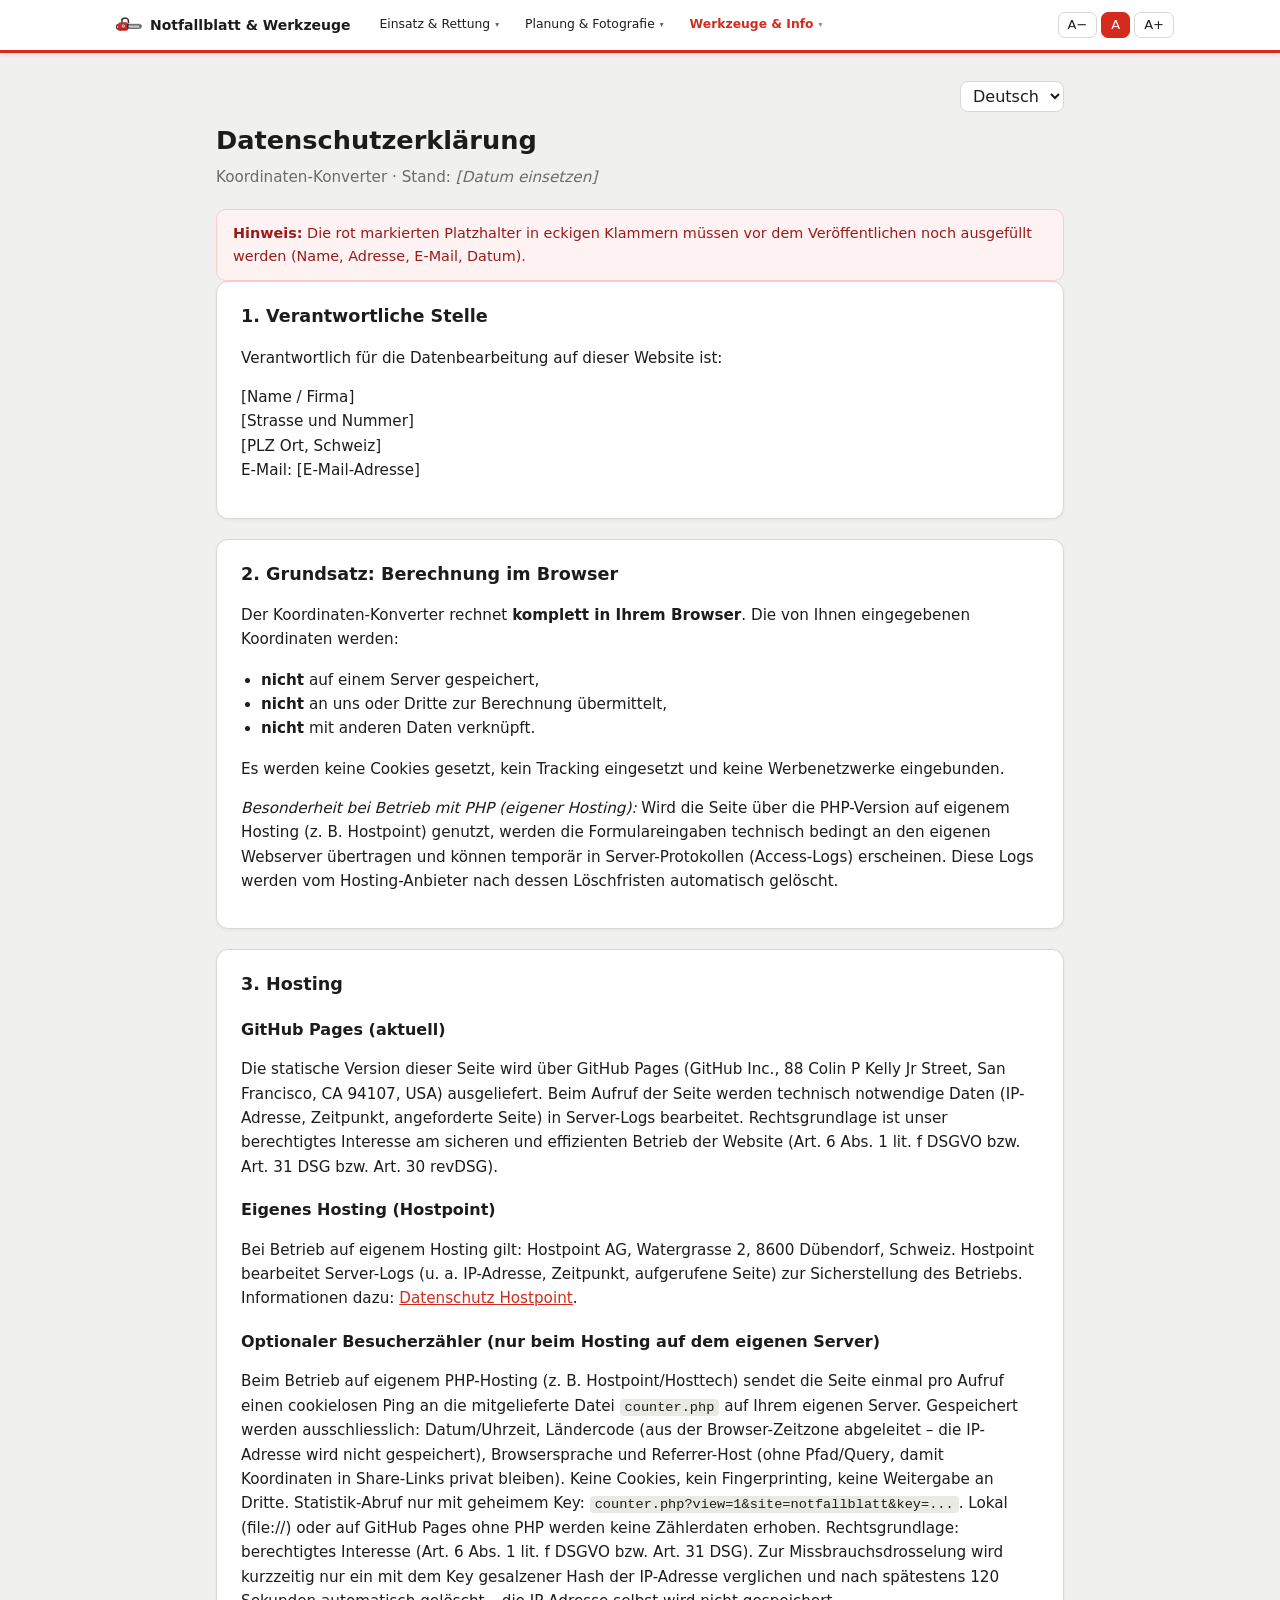
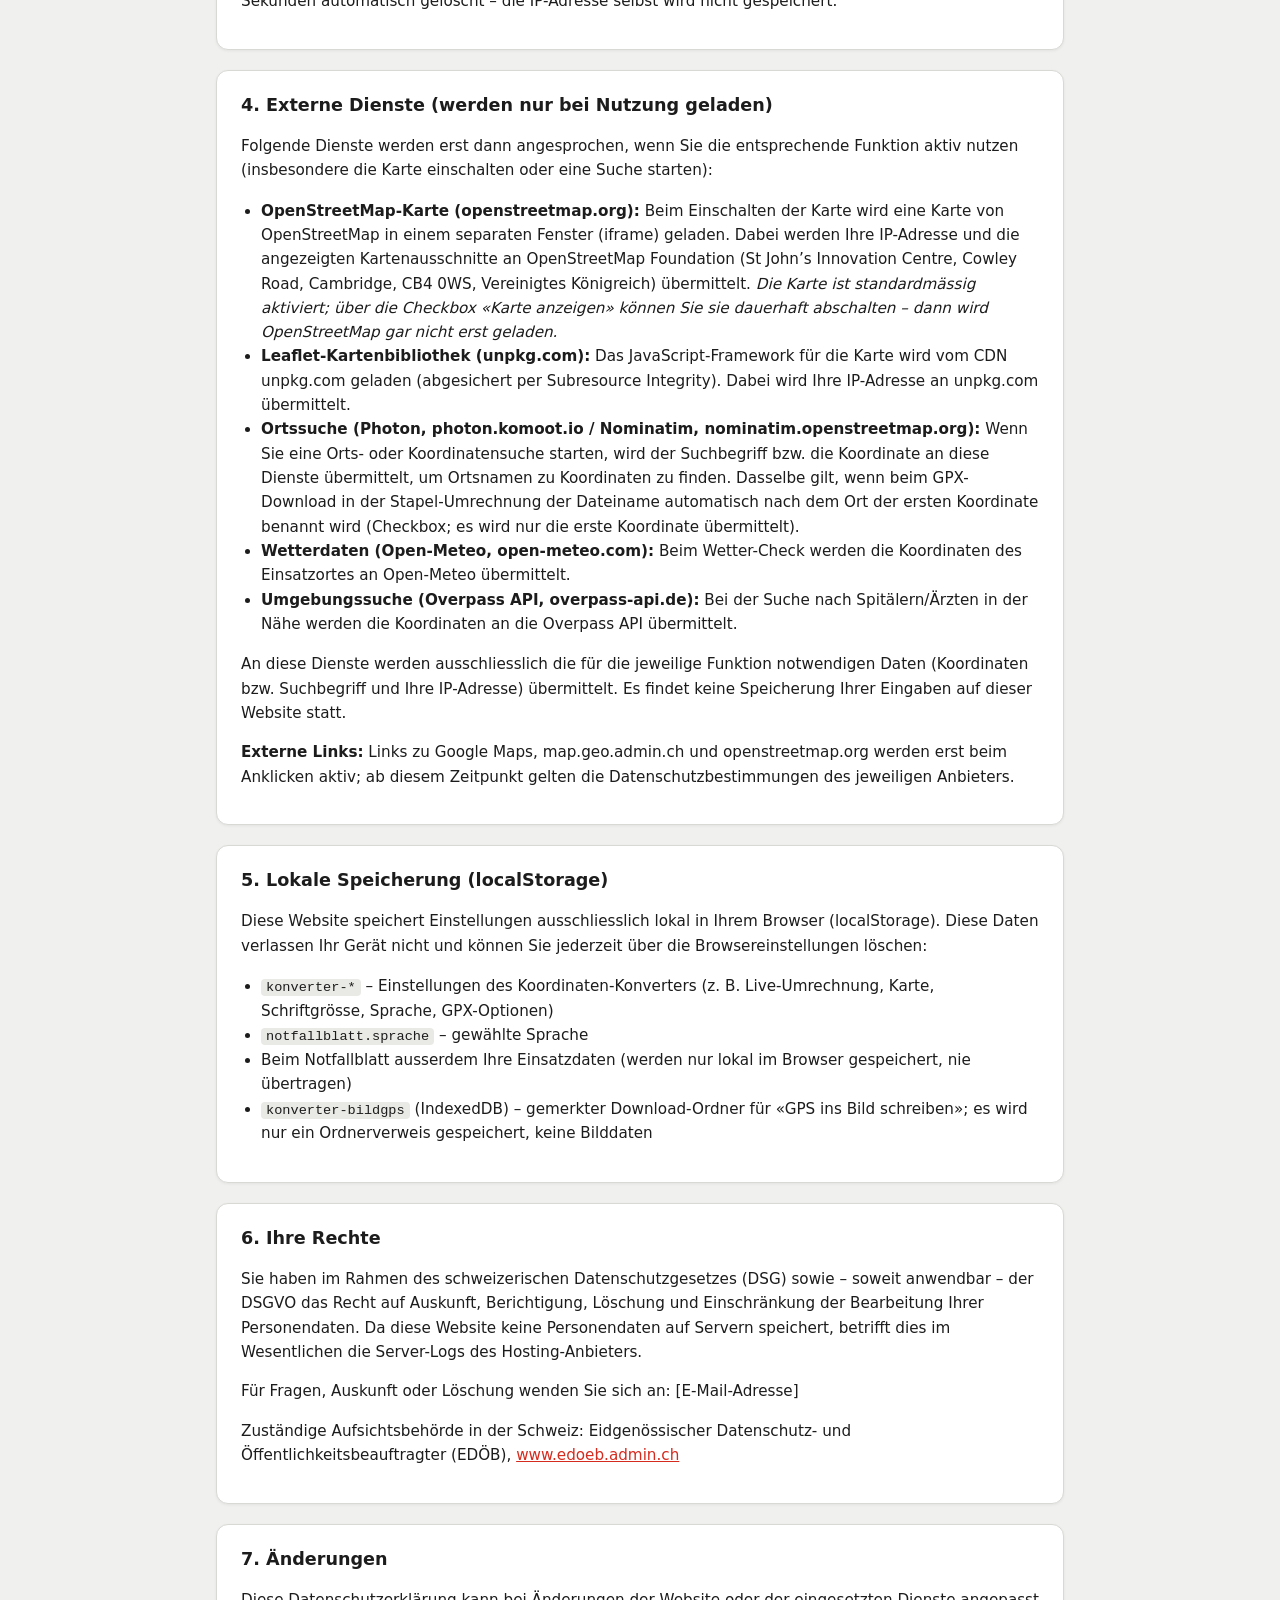
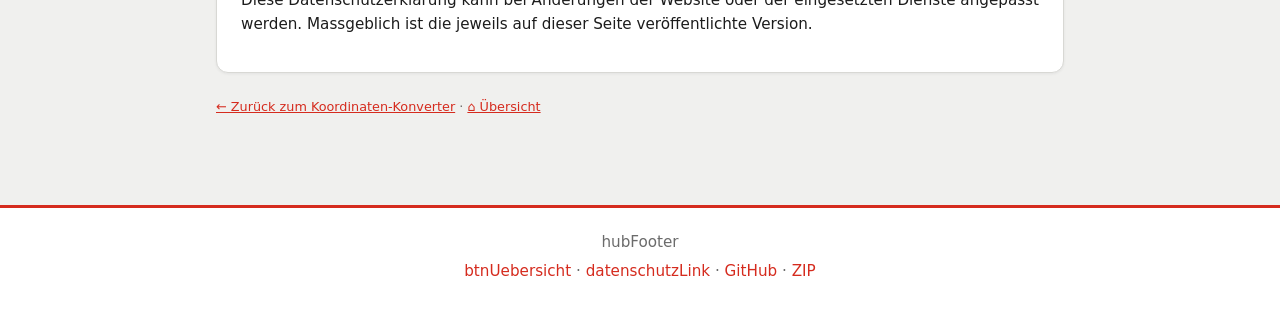
<file: koordinaten/datenschutz.html>
<!DOCTYPE html>
<html lang="de">
<head>
<meta charset="utf-8">
<meta name="viewport" content="width=device-width, initial-scale=1">
<meta http-equiv="Content-Security-Policy" content="default-src 'self'; script-src 'self'; style-src 'self' 'unsafe-inline'; img-src 'self' data:; object-src 'none'; base-uri 'self'; form-action 'self'">
<meta name="referrer" content="strict-origin-when-cross-origin">
<meta http-equiv="Permissions-Policy" content="camera=(), microphone=(), geolocation=(self), payment=(), usb=(), interest-cohort=()">
<script src="../js/framebust.js"></script>
<title>Datenschutzerkl&auml;rung &middot; Koordinaten-Konverter</title>
<meta name="robots" content="noindex">
<style>
:root { --bg:#f0f0ee; --card:#ffffff; --ink:#1c1c1c; --muted:#6b6b6b; --line:#d8d8d4; --accent:#d52b1e; --accent2:#a91e14; }
* { box-sizing: border-box; }
body { margin:0; font-family: system-ui, -apple-system, "Segoe UI", Roboto, sans-serif; background:var(--bg); color:var(--ink); line-height:1.6; }
.wrap { max-width: 880px; margin: 0 auto; padding: 24px 16px 48px; }
header h1 { font-size: 1.6rem; margin: 8px 0 4px; }
header p { color: var(--muted); margin: 0 0 20px; }
.langrow { display:flex; justify-content:flex-end; margin: 4px 0 0; }
select { font: inherit; padding: 4px 8px; border:1px solid var(--line); border-radius:8px; background:var(--card); color:var(--ink); }
.card { background: var(--card); border: 1px solid var(--line); border-radius: 12px; padding: 20px 24px; box-shadow: 0 1px 3px rgba(16,24,40,.06); margin-bottom: 20px; }
h2 { font-size: 1.1rem; margin: 0 0 10px; }
h3 { font-size: 1rem; margin: 18px 0 6px; }
p, li { font-size: .95rem; }
ul { padding-left: 20px; }
a { color: var(--accent); }
code { background:#e9e9e5; padding:1px 5px; border-radius:4px; font-size:.85rem; }
.platzhalter { background:#fef2f2; border:1px solid #fecaca; color:#991b1b; border-radius:10px; padding:12px 16px; font-size:.9rem; }
footer { margin-top:24px; font-size:.8rem; color:var(--muted); }
</style>
<link rel="stylesheet" href="../css/navi.css">
<link rel="stylesheet" href="../css/fuss.css">
<script src="../js/navi.js" defer></script>
</head>
<body>
<navi navi>
<nav class="navi-bar" aria-label="Hauptnavigation">
  <div class="navi-inner">
    <a class="navi-brand" href="../index.html"><img src="../img/motorsaege.svg" alt="" width="26" height="26"><span data-navi="naviMarke">Notfallblatt &amp; Werkzeuge</span></a>
    <ul class="navi-links">
      <li class="navi-gruppe"><details><summary data-navi="hubGrpEinsatz">Einsatz &amp; Rettung</summary>
        <ul class="navi-untermenu">
          <li><a href="../notfallblatt.html"><span class="navi-ic"><img src="../img/motorsaege.svg" alt=""></span><span class="navi-tx"><span class="navi-t" data-navi="naviNotfallblatt">Notfallblatt</span><span class="navi-d" data-navi="naviNotfallblattD">Arbeitsauftrag &amp; Notfallkarte – drucken / PDF</span></span></a></li>
          <li><a href="../koordinaten/"><span class="navi-ic">📍</span><span class="navi-tx"><span class="navi-t" data-navi="naviKoordinaten">Koordinaten</span><span class="navi-d" data-navi="hubC2d">Umrechnen (LV95, GPS, UTM, MGRS …) + Foto-Stapel → GPX-Route</span></span></a></li>
          <li><a href="../gpx-reduce.html"><span class="navi-ic">🗺️</span><span class="navi-tx"><span class="navi-t" data-navi="naviGpx">GPX reduzieren</span><span class="navi-d" data-navi="hubC3d">Zu viele Punkte fürs Garmin? Douglas-Peucker, GPX-Type wählbar, mit Karte</span></span></a></li>
        </ul>
      </details></li>
      <li class="navi-gruppe"><details><summary data-navi="hubGrpFoto">Planung &amp; Fotografie</summary>
        <ul class="navi-untermenu">
          <li><a href="../sonne-mond.html"><span class="navi-ic"><img src="../img/sonne-mond.svg" alt=""></span><span class="navi-tx"><span class="navi-t" data-navi="naviSonneMond">Sonne &amp; Mond</span><span class="navi-d" data-navi="hubC4d">Auf-/Untergang, Goldene &amp; Blaue Stunde, Mondphase – lokal gerechnet</span></span></a></li>
          <li><a href="../foto-konv.html"><span class="navi-ic">📷</span><span class="navi-tx"><span class="navi-t" data-navi="naviFotoKonv">Foto konvertieren</span><span class="navi-d" data-navi="naviFotoKonvD">Format &amp; Grösse ändern (JPEG/PNG/WebP), RAW via Vorschau-JPEG – lokal</span></span></a></li>
          <li><a href="../bokeh.html"><span class="navi-ic">🎯</span><span class="navi-tx"><span class="navi-t" data-navi="naviBokeh">Bokeh</span><span class="navi-d" data-navi="hubC5d">Blende &amp; Abstand → Schärfezone, Unschärfe, Bokeh – 45+ Objektive</span></span></a></li>
          <li><a href="../reitplatz.html"><span class="navi-ic"><img src="../img/reithelm-icon.webp" alt=""></span><span class="navi-tx"><span class="navi-t" data-navi="naviReitplatz">Reitplatz</span><span class="navi-d" data-navi="naviReitplatzD">Dressurplatz-Foto mit interaktivem Blenden-Regler f/1.4–f/16</span></span></a></li>
        </ul>
      </details></li>
      <li class="navi-gruppe"><details><summary data-navi="hubGrpSonst" class="aktiv">Werkzeuge &amp; Info</summary>
        <ul class="navi-untermenu">
          <li><a href="../ort-db-editor.html"><span class="navi-ic">🗄️</span><span class="navi-tx"><span class="navi-t" data-navi="naviOrtDb">Ort-DB</span><span class="navi-d" data-navi="hubC6d">Offline-Ortsnamen (GeoNames) suchen, bearbeiten, exportieren</span></span></a></li>
          <li><a href="../koordinaten/datenschutz.html" class="aktiv" aria-current="page"><span class="navi-ic">🔒</span><span class="navi-tx"><span class="navi-t" data-navi="naviDatenschutz">Datenschutz</span><span class="navi-d" data-navi="hubC7d">Was lokal gespeichert wird – und was nicht</span></span></a></li>
        </ul>
      </details></li>
    </ul>
    <div class="navi-schrift" role="group" aria-label="Schriftgrösse">
      <button type="button" data-font="-1" aria-label="Schrift verkleinern" title="Schrift verkleinern">A−</button>
      <button type="button" data-font="0" class="aktiv" aria-label="Schrift zurücksetzen" title="Schrift zurücksetzen">A</button>
      <button type="button" data-font="1" aria-label="Schrift vergrössern" title="Schrift vergrössern">A+</button>
    </div>
  </div>
</nav>
</navi>
<div class="wrap">
<header>
<div class="langrow">
<select id="sprache" aria-label="Sprache">
<option value="de">Deutsch</option>
<option value="en">English</option>
<option value="fr">Fran&ccedil;ais</option>
<option value="it">Italiano</option>
<option value="es">Español</option>
</select>
</div>
<h1 data-i18n="h1">Datenschutzerkl&auml;rung</h1>
<p data-i18n="stand">Koordinaten-Konverter &middot; Stand: <em>[Datum einsetzen]</em></p>
</header>

<div class="platzhalter" data-i18n="platz">
<strong>Hinweis:</strong> Die rot markierten Platzhalter in eckigen Klammern m&uuml;ssen vor dem Ver&ouml;ffentlichen noch ausgef&uuml;llt werden (Name, Adresse, E-Mail, Datum).
</div>

<div class="card">
<h2 data-i18n="s1h2">1. Verantwortliche Stelle</h2>
<p data-i18n="s1p">Verantwortlich f&uuml;r die Datenbearbeitung auf dieser Website ist:</p>
<p>
[Name / Firma]<br>
[Strasse und Nummer]<br>
[PLZ Ort, Schweiz]<br>
E-Mail: [E-Mail-Adresse]
</p>
</div>

<div class="card">
<h2 data-i18n="s2h2">2. Grundsatz: Berechnung im Browser</h2>
<p data-i18n="s2p1">Der Koordinaten-Konverter rechnet <strong>komplett in Ihrem Browser</strong>. Die von Ihnen eingegebenen Koordinaten werden:</p>
<ul>
<li data-i18n="s2li1"><strong>nicht</strong> auf einem Server gespeichert,</li>
<li data-i18n="s2li2"><strong>nicht</strong> an uns oder Dritte zur Berechnung &uuml;bermittelt,</li>
<li data-i18n="s2li3"><strong>nicht</strong> mit anderen Daten verkn&uuml;pft.</li>
</ul>
<p data-i18n="s2p2">Es werden keine Cookies gesetzt, kein Tracking eingesetzt und keine Werbenetzwerke eingebunden.</p>
<p data-i18n="s2p3"><em>Besonderheit bei Betrieb mit PHP (eigener Hosting):</em> Wird die Seite &uuml;ber die PHP-Version auf eigenem Hosting (z.&nbsp;B. Hostpoint) genutzt, werden die Formulareingaben technisch bedingt an den eigenen Webserver &uuml;bertragen und k&ouml;nnen tempor&auml;r in Server-Protokollen (Access-Logs) erscheinen. Diese Logs werden vom Hosting-Anbieter nach dessen L&ouml;schfristen automatisch gel&ouml;scht.</p>
</div>

<div class="card">
<h2 data-i18n="s3h2">3. Hosting</h2>
<h3 data-i18n="s3gh">GitHub Pages (aktuell)</h3>
<p data-i18n="s3pgh">Die statische Version dieser Seite wird &uuml;ber GitHub Pages (GitHub Inc., 88 Colin P Kelly Jr Street, San Francisco, CA 94107, USA) ausgeliefert. Beim Aufruf der Seite werden technisch notwendige Daten (IP-Adresse, Zeitpunkt, angeforderte Seite) in Server-Logs bearbeitet. Rechtsgrundlage ist unser berechtigtes Interesse am sicheren und effizienten Betrieb der Website (Art. 6 Abs. 1 lit. f DSGVO bzw. Art. 31 DSG bzw. Art. 30 revDSG).</p>
<h3 data-i18n="s3hp">Eigenes Hosting (Hostpoint)</h3>
<p data-i18n="s3php">Bei Betrieb auf eigenem Hosting gilt: Hostpoint AG, Watergrasse 2, 8600 D&uuml;bendorf, Schweiz. Hostpoint bearbeitet Server-Logs (u.&nbsp;a. IP-Adresse, Zeitpunkt, aufgerufene Seite) zur Sicherstellung des Betriebs. Informationen dazu: <a href="https://www.hostpoint.ch/hostpoint/datenschutz" target="_blank" rel="noopener">Datenschutz Hostpoint</a>.</p>
<h3 data-i18n="s3pcounterH">Optionaler Besucherzähler (nur beim Hosting auf dem eigenen Server)</h3>
<p data-i18n="s3pcounter">Beim Betrieb auf eigenem PHP-Hosting (z. B. Hostpoint/Hosttech) sendet die Seite einmal pro Aufruf einen cookielosen Ping an die mitgelieferte Datei <code>counter.php</code> auf Ihrem eigenen Server. Gespeichert werden ausschliesslich: Datum/Uhrzeit, Ländercode (aus der Browser-Zeitzone abgeleitet &ndash; die IP-Adresse wird nicht gespeichert), Browsersprache und Referrer-Host (ohne Pfad/Query, damit Koordinaten in Share-Links privat bleiben). Keine Cookies, kein Fingerprinting, keine Weitergabe an Dritte. Statistik-Abruf nur mit geheimem Key: <code>counter.php?view=1&amp;site=notfallblatt&amp;key=...</code>. Lokal (file://) oder auf GitHub Pages ohne PHP werden keine Zählerdaten erhoben. Rechtsgrundlage: berechtigtes Interesse (Art. 6 Abs. 1 lit. f DSGVO bzw. Art. 31 DSG). Zur Missbrauchsdrosselung wird kurzzeitig nur ein mit dem Key gesalzener Hash der IP-Adresse verglichen und nach spätestens 120 Sekunden automatisch gelöscht – die IP-Adresse selbst wird nicht gespeichert.</p>
</div>

<div class="card">
<h2 data-i18n="s4h2">4. Externe Dienste (werden nur bei Nutzung geladen)</h2>
<p data-i18n="s4p1">Folgende Dienste werden erst dann angesprochen, wenn Sie die entsprechende Funktion aktiv nutzen (insbesondere die Karte einschalten oder eine Suche starten):</p>
<ul>
<li data-i18n="s4li1"><strong>OpenStreetMap-Karte (openstreetmap.org):</strong> Beim Einschalten der Karte wird eine Karte von OpenStreetMap in einem separaten Fenster (iframe) geladen. Dabei werden Ihre IP-Adresse und die angezeigten Kartenausschnitte an OpenStreetMap Foundation (St John&rsquo;s Innovation Centre, Cowley Road, Cambridge, CB4 0WS, Vereinigtes K&ouml;nigreich) &uuml;bermittelt. <em>Die Karte ist standardm&auml;ssig aktiviert; &uuml;ber die Checkbox &laquo;Karte anzeigen&raquo; k&ouml;nnen Sie sie dauerhaft abschalten &ndash; dann wird OpenStreetMap gar nicht erst geladen.</em></li>
<li data-i18n="s4li2"><strong>Leaflet-Kartenbibliothek (unpkg.com):</strong> Das JavaScript-Framework f&uuml;r die Karte wird vom CDN unpkg.com geladen (abgesichert per Subresource Integrity). Dabei wird Ihre IP-Adresse an unpkg.com &uuml;bermittelt.</li>
<li data-i18n="s4li3"><strong>Ortssuche (Photon, photon.komoot.io / Nominatim, nominatim.openstreetmap.org):</strong> Wenn Sie eine Orts- oder Koordinatensuche starten, wird der Suchbegriff bzw. die Koordinate an diese Dienste &uuml;bermittelt, um Ortsnamen zu Koordinaten zu finden. Dasselbe gilt, wenn beim GPX-Download in der Stapel-Umrechnung der Dateiname automatisch nach dem Ort der ersten Koordinate benannt wird (Checkbox; es wird nur die erste Koordinate &uuml;bermittelt).</li>
<li data-i18n="s4li4"><strong>Wetterdaten (Open-Meteo, open-meteo.com):</strong> Beim Wetter-Check werden die Koordinaten des Einsatzortes an Open-Meteo &uuml;bermittelt.</li>
<li data-i18n="s4li5"><strong>Umgebungssuche (Overpass API, overpass-api.de):</strong> Bei der Suche nach Spit&auml;lern/&Auml;rzten in der N&auml;he werden die Koordinaten an die Overpass API &uuml;bermittelt.</li>
</ul>
<p data-i18n="s4p2">An diese Dienste werden ausschliesslich die f&uuml;r die jeweilige Funktion notwendigen Daten (Koordinaten bzw. Suchbegriff und Ihre IP-Adresse) &uuml;bermittelt. Es findet keine Speicherung Ihrer Eingaben auf dieser Website statt.</p>
<p data-i18n="s4p3"><strong>Externe Links:</strong> Links zu Google Maps, map.geo.admin.ch und openstreetmap.org werden erst beim Anklicken aktiv; ab diesem Zeitpunkt gelten die Datenschutzbestimmungen des jeweiligen Anbieters.</p>
</div>

<div class="card">
<h2 data-i18n="s5h2">5. Lokale Speicherung (localStorage)</h2>
<p data-i18n="s5p1">Diese Website speichert Einstellungen ausschliesslich lokal in Ihrem Browser (localStorage). Diese Daten verlassen Ihr Ger&auml;t nicht und k&ouml;nnen Sie jederzeit &uuml;ber die Browsereinstellungen l&ouml;schen:</p>
<ul>
<li data-i18n="s5li1"><code>konverter-*</code> &ndash; Einstellungen des Koordinaten-Konverters (z. B. Live-Umrechnung, Karte, Schriftgr&ouml;sse, Sprache, GPX-Optionen)</li>
<li data-i18n="s5li2"><code>notfallblatt.sprache</code> &ndash; gew&auml;hlte Sprache</li>
<li data-i18n="s5li3">Beim Notfallblatt ausserdem Ihre Einsatzdaten (werden nur lokal im Browser gespeichert, nie &uuml;bertragen)</li>
<li data-i18n="s5li5"><code>konverter-bildgps</code> (IndexedDB) &ndash; gemerkter Download-Ordner f&uuml;r &laquo;GPS ins Bild schreiben&raquo;; es wird nur ein Ordnerverweis gespeichert, keine Bilddaten</li>
</ul>
</div>

<div class="card">
<h2 data-i18n="s6h2">6. Ihre Rechte</h2>
<p data-i18n="s6p1">Sie haben im Rahmen des schweizerischen Datenschutzgesetzes (DSG) sowie &ndash; soweit anwendbar &ndash; der DSGVO das Recht auf Auskunft, Berichtigung, L&ouml;schung und Einschr&auml;nkung der Bearbeitung Ihrer Personendaten. Da diese Website keine Personendaten auf Servern speichert, betrifft dies im Wesentlichen die Server-Logs des Hosting-Anbieters.</p>
<p data-i18n="s6p2">F&uuml;r Fragen, Auskunft oder L&ouml;schung wenden Sie sich an: [E-Mail-Adresse]</p>
<p data-i18n="s6p3">Zust&auml;ndige Aufsichtsbeh&ouml;rde in der Schweiz: Eidgen&ouml;ssischer Datenschutz- und &Ouml;ffentlichkeitsbeauftragter (ED&Ouml;B), <a href="https://www.edoeb.admin.ch" target="_blank" rel="noopener">www.edoeb.admin.ch</a></p>
</div>

<div class="card">
<h2 data-i18n="s7h2">7. &Auml;nderungen</h2>
<p data-i18n="s7p">Diese Datenschutzerkl&auml;rung kann bei &Auml;nderungen der Website oder der eingesetzten Dienste angepasst werden. Massgeblich ist die jeweils auf dieser Seite ver&ouml;ffentlichte Version.</p>
</div>

<footer><a href="index.html" data-i18n="back">&larr; Zur&uuml;ck zum Koordinaten-Konverter</a> &middot; <a href="../index.html">&#8962; &Uuml;bersicht</a></footer>
</div>

<script src="../js/datenschutz.js"></script>
<fuss fuss>
<footer class="seiten-fuss">
  <p class="fuss-haftung" data-navi="hubFooter">Alle Angaben ohne Gewähr – Verwendung auf eigene Gefahr. Alle Tools laufen lokal im Browser und sind offline nutzbar.</p>
  <p class="fuss-links"><a href="../index.html" data-navi="btnUebersicht">⌂ Übersicht</a> · <a href="../koordinaten/datenschutz.html" data-navi="datenschutzLink">Datenschutz</a> · <a href="https://github.com/Salzundpfeffer34/notfallblatt-motorsaege" target="_blank" rel="noopener">GitHub</a> · <a href="https://github.com/Salzundpfeffer34/notfallblatt-motorsaege/archive/refs/heads/main.zip" target="_blank" rel="noopener">ZIP</a></p>
</footer>
</fuss>
</body>
</html>
</file>
<file: css/style.css>
:root {
  --rot: #d52b1e;
  --rot-dunkel: #a91e14;
  --grau: #f4f4f2;
  --grau-dunkel: #6b6b6b;
  --linie: #d8d8d4;
  --text: #1c1c1c;
}

* { box-sizing: border-box; }

html { font-size: 100%; }
body { font-size: 0.9375em; }
html, body {
  margin: 0;
  padding: 0;
  font-family: "Helvetica Neue", Helvetica, Arial, sans-serif;
  color: var(--text);
  background: #e9e9e6;
}

.app-header {
  background: #fff;
  border-bottom: 4px solid var(--rot);
  position: sticky;
  top: 0;
  z-index: 1100;
  box-shadow: 0 1px 4px rgba(0,0,0,.12);
}
.header-inner {
  max-width: 1100px;
  margin: 0 auto;
  padding: 10px 16px;
  display: flex;
  flex-wrap: wrap;
  gap: 10px;
  align-items: center;
  justify-content: space-between;
}
.brand { display: flex; align-items: center; gap: 10px; }
.brand-icon { display: flex; align-items: center; }
.brand-icon img { width: 34px; height: 34px; display: block; }
.brand h1 { font-size: 1.1875em; margin: 0; }
.brand p { margin: 0; font-size: 0.75em; color: var(--grau-dunkel); }
.header-actions { display: flex; flex-wrap: wrap; gap: 6px; align-items: center; }
.einsatz-picker { display: flex; align-items: center; gap: 6px; }
.einsatz-picker label { font-size: 0.75em; color: var(--grau-dunkel); }
.einsatz-picker select { max-width: 220px; padding: 7px; border: 1px solid var(--linie); border-radius: 6px; }

.btn {
  border: 1px solid var(--linie);
  background: #fff;
  padding: 8px 12px;
  border-radius: 6px;
  font-size: 0.8125em;
  cursor: pointer;
  text-decoration: none;
  color: var(--text);
  display: inline-block;
}
.btn:hover { background: var(--grau); }
.btn-primary { background: var(--rot); border-color: var(--rot-dunkel); color: #fff; font-weight: 600; }
.btn-primary:hover { background: var(--rot-dunkel); }
.btn-danger { color: var(--rot-dunkel); }
.btn:disabled { opacity: .45; cursor: not-allowed; }
.sub { color: var(--grau-dunkel); font-weight: 400; font-size: 0.75em; }

.sheet {
  max-width: 1100px;
  margin: 18px auto 60px;
  padding: 0 16px;
  display: flex;
  flex-direction: column;
  gap: 16px;
}
.card {
  background: #fff;
  border: 1px solid var(--linie);
  border-radius: 10px;
  padding: 18px 20px;
}
.card h2 {
  margin: 0 0 4px;
  font-size: 1.0625em;
  border-bottom: 2px solid var(--rot);
  padding-bottom: 6px;
}
.card h3 { margin: 14px 0 8px; font-size: 0.875em; }
.hint { font-size: 0.8125em; color: var(--grau-dunkel); margin: 6px 0 12px; }

.grid {
  display: grid;
  grid-template-columns: repeat(3, 1fr);
  gap: 12px 16px;
}
.field { display: flex; flex-direction: column; gap: 4px; }
.field.span-2 { grid-column: span 2; }
.field.span-3 { grid-column: span 3; }
.field label { font-size: 0.78125em; font-weight: 600; }
.field input, .field textarea, .field select {
  border: 1px solid var(--linie);
  border-radius: 6px;
  padding: 9px 10px;
  font-size: 0.875em;
  font-family: inherit;
  width: 100%;
  background: #fff;
}
.field input:focus, .field textarea:focus { outline: 2px solid var(--rot); outline-offset: 0; border-color: var(--rot); }
.field input[readonly] { background: var(--grau); color: var(--grau-dunkel); }
.input-row { display: flex; gap: 6px; }
.input-row input { flex: 1; }
.field-actions { flex-direction: row; flex-wrap: wrap; align-items: flex-end; gap: 6px; }
.check-row { display: flex; gap: 18px; flex-wrap: wrap; padding: 8px 2px; }
.check-row label { font-weight: 400; font-size: 0.875em; display: flex; align-items: center; gap: 6px; }

.chips { display: flex; flex-wrap: wrap; gap: 6px; margin-bottom: 6px; }
.chip {
  border: 1px solid var(--linie);
  background: var(--grau);
  border-radius: 999px;
  padding: 4px 11px;
  font-size: 0.78125em;
  cursor: pointer;
  user-select: none;
}
.chip:hover { border-color: var(--rot); }
.chip.aktiv { background: var(--rot); border-color: var(--rot-dunkel); color: #fff; }

.suggest { list-style: none; margin: 4px 0 0; padding: 0; }
.suggest li {
  padding: 8px 10px;
  border: 1px solid var(--linie);
  border-top: none;
  background: #fff;
  cursor: pointer;
  font-size: 0.8125em;
}
.suggest li:first-child { border-top: 1px solid var(--linie); border-radius: 6px 6px 0 0; }
.suggest li:last-child { border-radius: 0 0 6px 6px; }
.suggest li:hover { background: var(--grau); }
.suggest li .koord { color: var(--grau-dunkel); font-size: 0.75em; }

.ort-block { border: 1px dashed var(--linie); border-radius: 8px; padding: 4px 14px 14px; margin-bottom: 14px; }

.map-wrap { margin-top: 8px; }
.map-toolbar {
  display: flex;
  gap: 16px;
  align-items: center;
  font-size: 0.8125em;
  padding: 8px 0;
}
.map-toolbar label { display: flex; align-items: center; gap: 5px; cursor: pointer; }
#karte {
  height: 380px;
  border: 1px solid var(--linie);
  border-radius: 8px;
  z-index: 1;
}
.map-status { font-size: 0.75em; color: var(--grau-dunkel); margin: 6px 0 0; }

.wetter { margin-top: 16px; }
.wetter-box { margin-top: 10px; overflow-x: auto; }
.wetter-box table { border-collapse: collapse; font-size: 0.8125em; width: 100%; max-width: 560px; }
.wetter-box th, .wetter-box td { border: 1px solid var(--linie); padding: 6px 10px; text-align: left; }
.wetter-box th { background: var(--grau); }

.notfallnummern {
  display: grid;
  grid-template-columns: repeat(4, 1fr);
  gap: 8px;
  margin: 12px 0 16px;
}
.notfall-nummer {
  display: flex;
  align-items: center;
  gap: 10px;
  border: 1px solid var(--linie);
  border-left: 5px solid var(--rot);
  border-radius: 8px;
  padding: 10px 12px;
  text-decoration: none;
  color: var(--text);
  font-size: 0.8125em;
  background: #fff;
}
.notfall-nummer strong { font-size: 1.25em; color: var(--rot-dunkel); }
.notfall-nummer:hover { background: var(--grau); }

.skizze-tools { display: flex; gap: 8px; align-items: center; flex-wrap: wrap; margin-bottom: 8px; }
#skizze {
  width: 100%;
  height: auto;
  border: 1px solid var(--linie);
  border-radius: 8px;
  background: #fffdf7;
  touch-action: none;
  cursor: crosshair;
}
.legend { font-size: 0.75em; color: var(--grau-dunkel); line-height: 1.7; margin-top: 10px; }

.pflicht-hinweis {
  font-size: 0.8125em;
  color: var(--grau-dunkel);
  text-align: center;
  margin: 4px 0 20px;
}
.pflicht-hinweis a { color: var(--rot-dunkel); }

.app-footer { text-align: center; font-size: 0.75em; color: var(--grau-dunkel); padding: 0 16px 30px; }

.toast {
  position: fixed;
  bottom: 20px;
  left: 50%;
  transform: translateX(-50%);
  background: #222;
  color: #fff;
  padding: 10px 18px;
  border-radius: 8px;
  font-size: 0.875em;
  z-index: 2000;
  box-shadow: 0 4px 14px rgba(0,0,0,.3);
}

.druck { display: none; }

@media print {
  @page { size: A4; margin: 12mm; }
  body { background: #fff; font-size: 11pt; }
  .app-header, .app-footer, .no-print { display: none !important; }
  .sheet { display: none !important; }
  .druck { display: block; }
  .druck-blatt { page-break-after: always; }
  .druck-blatt h2, .druck-karten-titel { font-size: 12pt; border-bottom: 1.5pt solid #000; margin: 10pt 0 5pt; }
  .druck-kopf h1 { font-size: 15pt; margin: 0; }
  .druck-kopf p { font-size: 9.5pt; color: #444; margin: 2pt 0 0; }
  .druck-tabelle { width: 100%; border-collapse: collapse; }
  .druck-tabelle th, .druck-tabelle td { border: 0.6pt solid #888; padding: 4pt 6pt; text-align: left; vertical-align: top; font-size: 10pt; }
  .druck-tabelle th { width: 32%; background: #f0f0ee; font-size: 9.5pt; }
  .notfall-druck th { width: 18%; }
  .druck-skizze-wrap { page-break-inside: avoid; }
  .druck-skizze { border: 0.6pt solid #888; }
  .druck-skizze canvas { width: 100%; height: auto; }
  .druck-fuss { font-size: 8.5pt; color: #555; margin-top: 8pt; }
  .druck-karten-seite { page-break-before: always; }
  .druck-karten-titel { font-size: 11pt; }
  .karte-druck {
    width: 154mm;
    height: 96mm;
    border: 0.6pt dashed #999;
    margin: 6mm auto;
    padding: 5mm 6mm;
    font-size: 8.5pt;
    overflow: hidden;
  }
  .karte-druck h3 { margin: 0 0 2mm; font-size: 11pt; border-bottom: 1pt solid var(--rot); padding-bottom: 1mm; }
  .karte-druck table { width: 100%; border-collapse: collapse; }
  .karte-druck td { padding: 0.8mm 0; vertical-align: top; }
  .karte-druck td:first-child { font-weight: 700; white-space: nowrap; padding-right: 3mm; width: 34mm; }
  .karte-druck .kd-notfall { margin-top: 2mm; font-size: 8pt; color: #333; column-count: 2; }
  .karte-druck .kd-notfall strong { color: var(--rot-dunkel); }
}

@media (max-width: 760px) {
  .grid { grid-template-columns: 1fr; }
  .field.span-2, .field.span-3 { grid-column: span 1; }
  .notfallnummern { grid-template-columns: repeat(2, 1fr); }
  .header-inner { flex-direction: column; align-items: stretch; }
  .header-actions { justify-content: flex-start; }
  #karte { height: 300px; }
}
</file>
<file: css/hub.css>
/* index.html – Hub/Übersicht */
.hidden { display: none !important; }

.hub-main { max-width: 980px; margin: 0 auto; padding: 18px 16px 30px; }

.hub-hero { text-align: center; padding: 26px 12px 16px; }
.hub-cta { font-size: 1.15rem; padding: 14px 28px; display: inline-block; text-decoration: none; }
.hub-hero-sub { color: var(--grau-dunkel); margin: 12px 0 0; }

.hub-suche { margin: 8px 0 2px; }
.hub-suche input {
  width: 100%; box-sizing: border-box; padding: 12px 14px; font-size: 1rem;
  border: 1px solid var(--linie); border-radius: 10px; background: #fff; color: var(--text);
}
.hub-suche input:focus { outline: 2px solid var(--rot); outline-offset: 0; border-color: var(--rot); }
.hub-suche #hubLeer { color: var(--grau-dunkel); margin: 8px 2px; }

.hub-sec { margin-top: 24px; }
.hub-sec h2 {
  font-size: .95rem; margin: 0 0 10px; color: var(--grau-dunkel);
  text-transform: uppercase; letter-spacing: .05em;
}

.hub-grid { display: grid; grid-template-columns: repeat(auto-fill, minmax(250px, 1fr)); gap: 12px; }

.hub-card {
  display: flex; flex-direction: column; gap: 6px; padding: 14px 16px;
  border: 1px solid var(--linie); border-radius: 12px; background: #fff;
  text-decoration: none; color: inherit;
  transition: border-color .15s, box-shadow .15s, transform .15s;
}
.hub-card:hover, .hub-card:focus-visible {
  border-color: var(--rot); box-shadow: 0 4px 14px rgba(0,0,0,.10); transform: translateY(-2px);
}
.hub-ic { display: flex; align-items: center; height: 40px; }
.hub-ic img { width: 40px; height: 40px; }
.hub-emoji { font-size: 1.875em; line-height: 2.5em; }
.hub-ct { font-weight: 700; font-size: 1.05rem; }
.hub-cd { font-size: .88rem; color: var(--grau-dunkel); }

.hub-zuletzt { display: flex; flex-wrap: wrap; gap: 8px; }
.hub-chip {
  padding: 7px 14px; border: 1px solid var(--linie); border-radius: 999px;
  background: #fff; text-decoration: none; color: var(--rot-dunkel); font-size: .9rem;
}
.hub-chip:hover { border-color: var(--rot); }

@media (prefers-color-scheme: dark) {
  .hub-suche input, .hub-card, .hub-chip { background: #26282a; color: #ececec; border-color: #3a3d42; }
  .hub-cd { color: #a9adb4; }
}

.hub-pepe { display: inline-flex; align-items: flex-end; gap: 12px; margin: 0 0 16px; cursor: pointer; user-select: none; -webkit-user-select: none; }
.hub-pepe:focus-visible { outline: 2px solid var(--rot); outline-offset: 4px; border-radius: 14px; }
.hub-pepe-img { display: block; width: 84px; height: 84px; transform-origin: 50% 90%; animation: hub-pepe-bob 3.2s ease-in-out infinite; }
.hub-pepe-bubble {
  position: relative; max-width: 280px; padding: 9px 14px; margin-bottom: 22px;
  background: #fff; border: 2px solid var(--linie); border-radius: 14px; font-size: .95rem;
}
.hub-pepe-bubble::after {
  content: ""; position: absolute; right: -10px; bottom: 14px; width: 14px; height: 14px;
  background: inherit; border-right: 2px solid var(--linie); border-bottom: 2px solid var(--linie);
  transform: rotate(-45deg);
}
.hub-pepe.wackel .hub-pepe-img { animation: hub-pepe-wackel .55s ease; }
.hub-pepe.wackel .hub-pepe-bubble { animation: hub-pepe-pop .3s ease; }
@keyframes hub-pepe-bob {
  0%, 100% { transform: translateY(0) rotate(-3deg); }
  50% { transform: translateY(-7px) rotate(3deg); }
}
@keyframes hub-pepe-wackel {
  0% { transform: rotate(0) scale(1); }
  25% { transform: rotate(-12deg) scale(1.08); }
  50% { transform: rotate(9deg) scale(1.05); }
  75% { transform: rotate(-6deg); }
  100% { transform: rotate(0) scale(1); }
}
@keyframes hub-pepe-pop {
  0% { transform: scale(1); }
  50% { transform: scale(1.07); }
  100% { transform: scale(1); }
}
@media (prefers-reduced-motion: reduce) {
  .hub-pepe-img { animation: none; }
}
@media (prefers-color-scheme: dark) {
  .hub-pepe-bubble { background: #26282a; color: #ececec; border-color: #3a3d42; }
}
</file>
<file: css/navi.css>
/* Zentrales Top-Navi (<navi navi></navi>, gerendert von js/navi.js) auf allen Seiten. */
navi {
  display: block;
  position: sticky;
  top: 0;
  z-index: 1200;
  background: var(--card, #fff);
  border-bottom: 3px solid var(--accent, var(--rot, #d52b1e));
  box-shadow: 0 1px 4px rgba(0,0,0,.12);
}
navi:empty { display: none; }
.navi-inner {
  max-width: 1100px;
  margin: 0 auto;
  padding: 6px 16px;
  display: flex;
  align-items: center;
  gap: 8px;
  flex-wrap: wrap;
}
.navi-brand {
  display: flex;
  align-items: center;
  gap: 8px;
  flex: 0 0 auto;
  font-weight: 700;
  font-size: 0.875em;
  color: var(--ink, var(--text, #1c1c1c));
  text-decoration: none;
  white-space: nowrap;
  padding: 6px 10px;
  border-radius: 7px;
}
.navi-brand img { width: 26px; height: 26px; display: block; }
.navi-brand:hover { background: var(--bg, var(--grau, #f4f4f2)); }
.navi-brand.aktiv { background: var(--accent, var(--rot, #d52b1e)); color: #fff; }
.navi-links {
  list-style: none;
  margin: 0;
  padding: 0;
  display: flex;
  align-items: center;
  gap: 4px;
  flex-wrap: wrap;
  flex: 1 1 auto;
}
.navi-gruppe { position: relative; }
.navi-gruppe details > summary {
  list-style: none;
  cursor: pointer;
  display: flex;
  align-items: center;
  gap: 5px;
  padding: 7px 11px;
  border-radius: 7px;
  font-size: 0.8125em;
  white-space: nowrap;
  color: var(--ink, var(--text, #1c1c1c));
  user-select: none;
}
.navi-gruppe details > summary::-webkit-details-marker { display: none; }
.navi-gruppe details > summary::after { content: "▾"; font-size: 0.625em; opacity: .7; }
.navi-gruppe details > summary:hover,
.navi-gruppe details[open] > summary { background: var(--bg, var(--grau, #f4f4f2)); }
.navi-gruppe details > summary.aktiv { color: var(--accent, var(--rot, #d52b1e)); font-weight: 600; }
.navi-untermenu {
  display: none;
  position: absolute;
  top: calc(100% + 6px);
  left: 0;
  min-width: 15rem;
  width: 26rem;
  max-width: calc(100vw - 32px);
  margin: 0;
  padding: 8px;
  list-style: none;
  background: var(--card, #fff);
  border: 1px solid var(--line, var(--linie, #d8d8d4));
  border-radius: 12px;
  box-shadow: 0 10px 26px rgba(0,0,0,.18);
  z-index: 1300;
}
.navi-gruppe:last-child .navi-untermenu { left: auto; right: 0; }
.navi-untermenu::before {
  content: "";
  position: absolute;
  top: -8px;
  left: 0;
  width: 100%;
  height: 8px;
}
.navi-gruppe details[open] .navi-untermenu { display: block; }
@media (min-width: 900px) {
  .navi-gruppe details[open] .navi-untermenu { display: grid; grid-template-columns: 1fr 1fr; width: 33rem; }
}
.navi-untermenu a {
  display: flex;
  gap: 10px;
  align-items: flex-start;
  padding: 9px 10px;
  border-radius: 8px;
  font-size: 0.8125em;
  color: var(--ink, var(--text, #1c1c1c));
  text-decoration: none;
}
.navi-untermenu a:hover { background: var(--bg, var(--grau, #f4f4f2)); }
.navi-untermenu a.aktiv { background: var(--accent, var(--rot, #d52b1e)); color: #fff; }
.navi-untermenu a.aktiv .navi-d { color: rgba(255,255,255,.85); }
.navi-ic {
  flex: 0 0 auto;
  width: 30px;
  height: 30px;
  display: flex;
  align-items: center;
  justify-content: center;
  font-size: 1.25em;
  line-height: 1;
}
.navi-ic img { width: 28px; height: 28px; display: block; }
.navi-tx { display: flex; flex-direction: column; gap: 1px; min-width: 0; }
.navi-t { font-weight: 600; }
.navi-d { font-size: 0.75em; line-height: 1.35; color: var(--muted, var(--grau-dunkel, #6b6b6b)); }
body.hat-navi .app-header { top: var(--navi-hoehe, 46px); }
@media (max-width: 640px) {
  .navi-brand span { display: none; }
}
@media print {
  navi { display: none !important; }
}
.navi-schrift {
  display: flex;
  align-items: center;
  gap: 4px;
  flex: 0 0 auto;
  margin-left: auto;
}
.navi-schrift button {
  font-size: 0.8125em;
  line-height: 1.2;
  padding: 4px 9px;
  border: 1px solid var(--line, var(--linie, #d8d8d4));
  border-radius: 7px;
  background: var(--card, #fff);
  color: var(--ink, var(--text, #1c1c1c));
  cursor: pointer;
  font-family: inherit;
}
.navi-schrift button:hover {
  border-color: var(--accent, var(--rot, #d52b1e));
  color: var(--accent, var(--rot, #d52b1e));
}
.navi-schrift button.aktiv {
  background: var(--accent, var(--rot, #d52b1e));
  border-color: var(--accent, var(--rot, #d52b1e));
  color: #fff;
}
</file>
<file: css/fuss.css>
/* Gemeinsamer Seiten-Footer (<fuss fuss>…</fuss>) auf allen Seiten. */
fuss { display: block; }
.seiten-fuss {
  margin-top: 40px;
  padding: 18px 16px 26px;
  border-top: 3px solid var(--accent, var(--rot, #d52b1e));
  background: var(--card, #fff);
  text-align: center;
  font-size: 0.75em;
  color: var(--muted, var(--grau-dunkel, #6b6b6b));
}
.seiten-fuss p { margin: 4px 0; }
.seiten-fuss a { color: var(--accent, var(--rot, #d52b1e)); text-decoration: none; }
.seiten-fuss a:hover { text-decoration: underline; }
@media print {
  fuss, .seiten-fuss { display: none !important; }
}
</file>
<file: css/sonne-mond.css>
/* Stylesheet für sonne-mond.html (aus dem HTML ausgelagert, Browser-cachebar). */
  :root { --line:#e3e3dd; --muted:#6b6b64; --accent:#2f6db3; --accent2:#245a96; --bg:#f6f6f2; --card:#fff; --ink:#23231f; --spec-blue:#2f6db3; --spec-red:#c0392b; --spec-shade:#8a6a50; --spec-faint:#6f7d94; --spec-micro:#6b7280; --spec-super:#b45309; }
  * { box-sizing:border-box; }
  body { font-family:system-ui,-apple-system,"Segoe UI",sans-serif; margin:0; padding:0 16px 40px; color:var(--ink); background:var(--bg); }
  .wrap { max-width:920px; margin:0 auto; position:relative; z-index:1; }
  .sky-bg { position:fixed; inset:0; z-index:0; overflow:hidden; pointer-events:none; }
  .dltab { border-collapse:collapse; width:100%; font-size:.88rem; }
  .dltab th, .dltab td { text-align:left; padding:4px 8px; border-bottom:1px solid var(--line); white-space:nowrap; }
  .dltab thead th { position:sticky; top:0; background:var(--card); z-index:1; }
  .dltab .dlmonth td { background:hsl(var(--dlmh,210) 55% 89%); color:hsl(var(--dlmh,210) 60% 28%); font-weight:700; font-size:.78rem; letter-spacing:.05em; text-transform:uppercase; border-top:2px solid var(--line); }
  .dltab th.dlsort { cursor:pointer; user-select:none; }
  .dltab th.dlsort:hover, .dltab th.dlsort.on { color:var(--accent); }
  .dltab th.dlsort .sarr { font-size:.72em; margin-left:3px; }
  .dltab tbody tr.dlrow.alt td { background:rgba(127,127,127,.08); }
  .dltab tbody tr.dlrow:hover td, .dltab tbody tr.dlrow.hot td { background:rgba(233,138,60,.14); }
  .dltab tbody tr.today td:first-child { box-shadow:inset 3px 0 0 var(--accent); }
  .dltab .dltoday { font-size:.68rem; font-weight:600; background:var(--accent); color:#fff; border-radius:6px; padding:1px 6px; margin-left:5px; }
  .dltab td .dup { color:#3d9e5f; font-weight:600; }
  .dltab td .ddn { color:#c0392b; font-weight:600; }
  .dltab td .deq { color:var(--muted); }
  #dayLenRange circle.dlpt { cursor:pointer; }
  #dayLenRange circle.dlpt.hot { stroke:var(--ink); stroke-width:2; }
  .dltab td:nth-child(2), .dltab td:nth-child(3), .dltab td:nth-child(4), .dltab td:nth-child(5) { text-align:right; font-variant-numeric:tabular-nums; }
  .bg-sun, .bg-moon { position:absolute; top:0; left:0; width:110px; height:110px; opacity:.22; }
  .bg-sun { animation:bgSunArc 70s linear infinite; filter:drop-shadow(0 0 22px rgba(247,173,36,.55)); }
  .bg-moon { opacity:.18; animation:bgMoonArc 70s linear infinite; animation-delay:-35s; filter:drop-shadow(0 0 16px rgba(157,180,208,.5)); }
  @keyframes bgSunArc {
    0% { transform:translate(-12vw, 78vh) rotate(0deg); }
    50% { transform:translate(50vw, -14vh) rotate(180deg); }
    100% { transform:translate(112vw, 78vh) rotate(360deg); }
  }
  @keyframes bgMoonArc {
    0% { transform:translate(112vw, 78vh) rotate(0deg); }
    50% { transform:translate(50vw, -14vh) rotate(-180deg); }
    100% { transform:translate(-12vw, 78vh) rotate(-360deg); }
  }
  @media (prefers-reduced-motion: reduce) {
    .bg-sun { animation:none; transform:translate(8vw, 12vh); }
    .bg-moon { animation:none; transform:translate(84vw, 22vh); }
  }
  header.top { display:flex; align-items:center; justify-content:space-between; gap:12px; flex-wrap:wrap; padding:22px 0 6px; }
  h1 { font-size:1.45rem; margin:0; letter-spacing:-.01em; display:flex; align-items:center; gap:10px; }
  .brand-icon { display:flex; align-items:center; }
  .brand-icon img { width:34px; height:34px; display:block; }
  .sub { color:var(--muted); font-size:.92rem; margin:4px 0 0; max-width:60ch; }
  a.back { font-size:.88rem; color:var(--accent); text-decoration:none; border:1px solid var(--line); background:#fff; padding:8px 13px; border-radius:8px; white-space:nowrap; }
  a.back:hover { border-color:var(--accent); }
  .card { border:1px solid var(--line); border-radius:12px; padding:16px 18px; margin-top:16px; background:var(--card); box-shadow:0 1px 3px rgba(0,0,0,.05); }
  .card h2 { font-size:1.05rem; margin:0 0 10px; }
  .row { display:flex; gap:10px; flex-wrap:wrap; align-items:end; }
  .row > * { flex:1 1 200px; }
  .field label { font-size:.8rem; color:var(--muted); display:block; margin-bottom:4px; font-weight:600; }
  input[type=text], input[type=date] { width:100%; padding:10px 12px; border:1px solid var(--line); border-radius:8px; font-size:.98rem; background:#fff; font-family:inherit; }
  input[type=text]:focus, input[type=date]:focus { outline:2px solid var(--accent); outline-offset:1px; border-color:var(--accent); }
  button, a.btn { background:var(--accent); color:#fff; border:0; border-radius:9px; padding:10px 18px; font-size:.93rem; font-weight:600; cursor:pointer; text-decoration:none; display:inline-block; font-family:inherit; white-space:nowrap; }
  button:hover, a.btn:hover { background:var(--accent2); }
  button.secondary { background:#fff; color:var(--ink); border:1px solid var(--line); }
  button.secondary:hover { border-color:var(--accent); color:var(--accent); background:#fff; }
  button.glow { box-shadow: 0 0 0 2px var(--accent2), 0 0 10px 2px rgba(47,109,179,.40); box-shadow: 0 0 0 2px var(--accent2), 0 0 12px 3px color-mix(in srgb, var(--accent) 45%, transparent); }
  button.glow:hover { background: var(--accent2); }
  button.glow.aktiv { animation: ortPulse 1.8s ease-in-out infinite; }
  @keyframes ortPulse {
    0%, 100% { box-shadow: 0 0 0 2px var(--accent2), 0 0 10px 2px rgba(47,109,179,.40); }
    50% { box-shadow: 0 0 0 3px var(--accent2), 0 0 20px 7px rgba(47,109,179,.70); }
  }
  @media (prefers-reduced-motion: reduce) {
    button.glow.aktiv { animation: none; }
  }
  .ort-hint { font-size:.8rem; color:var(--muted); margin:6px 2px 0; }
  .ort-hint kbd { background:var(--bg); border:1px solid var(--line); border-bottom-width:2px; border-radius:5px; padding:0 5px; font-family:inherit; font-size:.75rem; }
  .btnrow { display:flex; gap:10px; flex-wrap:wrap; margin-top:10px; }
  .btnrow > * { flex:0 0 auto; }
  .beispiele { margin-top:14px; border:1px solid #c7d9e8; border-radius:10px; padding:10px 12px; background:#eef4f9; box-shadow:0 1px 3px rgba(16,24,40,.06); }
  .beispiele-titel { margin:0 0 8px; font-size:1.05rem; font-weight:700; color:var(--ink); }
  .chips { margin-top:8px; display:flex; flex-wrap:wrap; gap:8px; }
  .chip { font-size:.82rem; padding:6px 10px; border:1px solid var(--line); border-radius:999px; background:#f7f7f5; cursor:pointer; color:var(--ink); font-family:inherit; }
  .chip:hover { border-color:var(--accent); color:var(--accent); background:#fff; }
  #ortResults { margin-top:8px; display:flex; flex-direction:column; gap:6px; }
  #ortResults button { background:#f7f7f5; color:var(--ink); border:1px solid var(--line); font-weight:400; text-align:left; white-space:normal; border-radius:8px; padding:8px 12px; }
  #ortResults button:hover { border-color:var(--accent); color:var(--accent); background:#fff; }
  .coordinfo { margin-top:12px; font-size:.9rem; color:var(--muted); }
  .coordinfo b { color:var(--ink); font-variant-numeric:tabular-nums; }
  .error { background:#fef2f2; border:1px solid #fecaca; color:#991b1b; border-radius:10px; padding:10px 14px; margin-top:10px; font-size:.92rem; }
  .stats { display:flex; gap:12px; flex-wrap:wrap; }
  .stat { flex:1; min-width:150px; background:#f6f6f2; border:1px solid var(--line); border-radius:10px; padding:10px 12px; }
  .stat .lbl { color:var(--muted); font-size:.76rem; text-transform:uppercase; letter-spacing:.04em; font-weight:600; }
  .stat .val { font-size:1.12rem; font-weight:600; margin-top:3px; font-variant-numeric:tabular-nums; }
  .stat .sub2 { color:var(--muted); font-size:.82rem; margin-top:2px; }
  #stPhase { font-weight:700; }
  .sliderrow { display:flex; align-items:center; gap:12px; margin-top:12px; flex-wrap:wrap; }
  .sliderrow input[type=range] { flex:1 1 240px; accent-color:var(--accent); }
  #timeLabel { font-variant-numeric:tabular-nums; font-weight:700; font-size:1.05rem; min-width:52px; text-align:center; }
  svg#sky, svg#bar { width:100%; height:auto; background:#fbfbf9; border:1px solid var(--line); border-radius:10px; margin-top:6px; display:block; }
  svg#sky { cursor:crosshair; }
  .legend { display:flex; gap:16px; flex-wrap:wrap; font-size:.82rem; color:var(--muted); margin-top:8px; }
  .legend .sw { display:inline-block; width:18px; height:10px; border-radius:3px; vertical-align:middle; margin-right:6px; border:1px solid rgba(0,0,0,.12); }
  .legend .ln { display:inline-block; width:18px; height:0; border-top:3px solid #f5a623; vertical-align:middle; margin-right:6px; }
  #calIcon svg { display:block; }
  .legend .ln.sh { background:#8a6f4d; height:7px; border-top:0; }
  .legend .ln.m { border-top:2px dashed #9db4d0; }
  table { border-collapse:collapse; width:100%; font-size:.92rem; margin-top:4px; }
  td, th { border-bottom:1px solid var(--line); padding:7px 10px 7px 0; text-align:left; vertical-align:top; }
  th { color:var(--muted); font-weight:600; font-size:.78rem; text-transform:uppercase; letter-spacing:.03em; }
  td.t { font-variant-numeric:tabular-nums; white-space:nowrap; font-weight:600; }
  #times th:nth-child(2), #times th:nth-child(3), #times th:nth-child(4), #times td:nth-child(2), #times td:nth-child(3), #times td:nth-child(4) { text-align:right; font-variant-numeric:tabular-nums; }
  #times tr.sec > td { background:rgba(47,109,179,.10); padding:0; }
  #times details.secmenu > summary { color:var(--accent); font-weight:700; font-size:.76rem; text-transform:uppercase; letter-spacing:.06em; padding:10px 10px 7px 0; cursor:pointer; }
  #times table.sect { margin-top:0; }
  #times tr.noon td { background:rgba(47,109,179,.18); font-weight:600; }
  #times tr.day td { background:rgba(245,182,66,.16); }
  .hint { margin-top:6px; font-size:.8rem; color:var(--muted); }
  .hint.zeitq { font-size:.9rem; }
  .hint summary { cursor:pointer; color:var(--accent); font-weight:600; }
  .hint > div { margin-top:4px; }
  .hint.spec { font-size:.98rem; line-height:1.55; }
  .hint.spec > summary { font-size:.92rem; }
  .hint.spec ul li { margin:5px 0; }
  .hint.spec b { font-size:1.12em; }
  .hint.spec b .moonred { display:inline-block; width:.92em; height:.92em; border-radius:50%; margin-right:.18em; vertical-align:-.1em; background:radial-gradient(circle at 36% 34%, #e86a5e, #b02a1c 62%, #7c1a10); box-shadow:0 0 .35em rgba(224,96,85,.55); }
  .hint.spec b.spec-blue { color:var(--spec-blue) !important; }
  .hint.spec b.spec-red { color:var(--spec-red) !important; }
  .hint.spec b.spec-shade { color:var(--spec-shade) !important; }
  .hint.spec b.spec-faint { color:var(--spec-faint) !important; }
  .hint.spec b.spec-micro { color:var(--spec-micro) !important; font-size:.85em; }
  @keyframes specPulse { 0%,100% { font-size:1em; } 50% { font-size:1.3em; } }
  .hint.spec b.spec-super { color:var(--spec-super) !important; display:inline-block; animation:specPulse 1.6s ease-in-out infinite; }
  @media (prefers-reduced-motion: reduce) { .hint.spec b.spec-super { animation:none; font-size:1.15em; } }
  .help { font-size:.9rem; color:var(--muted); }
  .help ul { margin:6px 0 0; padding-left:18px; }
  .help li { margin:4px 0; }
  .help code { background:#efefe9; padding:1px 5px; border-radius:4px; font-size:.85em; }
  footer { margin-top:22px; padding-top:14px; border-top:1px solid var(--line); color:var(--muted); font-size:.85rem; display:flex; gap:16px; flex-wrap:wrap; }
  footer a { color:var(--accent); text-decoration:none; }
  footer a:hover { text-decoration:underline; }
  .calpop { position:absolute; top:100%; left:0; margin-top:6px; z-index:20; background:#fff; border:1px solid var(--line); border-radius:10px; padding:10px; box-shadow:0 4px 16px rgba(0,0,0,.14); }
  .cal-head { display:flex; align-items:center; justify-content:space-between; gap:10px; margin-bottom:6px; min-width:236px; }
  .cal-head button { padding:4px 10px; }
  .cal-grid { display:grid; grid-template-columns:repeat(7,32px); gap:2px; }
  .cal-dow { margin-bottom:2px; }
  .cal-dow span { font-size:.68rem; color:var(--muted); text-align:center; line-height:1.6; }
  .cal-day { background:#fff; color:var(--ink); border:1px solid transparent; border-radius:6px; padding:4px 0; font-size:.82rem; font-weight:400; cursor:pointer; font-family:inherit; white-space:normal; }
  .cal-day:hover { border-color:var(--accent); color:var(--accent); background:#fff; }
  .cal-day.out { color:#b8b8b0; }
  .cal-day.sel { background:var(--accent); color:#fff; font-weight:700; }
  .cal-day.today { border-color:var(--accent); }
  .hidden { display:none; }
  #icsModal { display:none; position:fixed; inset:0; background:rgba(0,0,0,.45); z-index:50; align-items:center; justify-content:center; padding:16px; }
  #icsModal.open { display:flex; }
  #icsModal .card { max-width:540px; width:100%; max-height:82vh; overflow:auto; }
  @media (prefers-color-scheme: dark) {
    :root { --line:#33363f; --muted:#9aa0ab; --accent:#7fb0e8; --accent2:#a5c6ef; --bg:#141519; --card:#1e2027; --ink:#e9e9e3; --spec-blue:#7fb0e8; --spec-red:#e06055; --spec-shade:#c9a183; --spec-faint:#93a1b8; --spec-micro:#9aa0ab; --spec-super:#e08a3c; }
    input[type=text], input[type=date], a.back, button.secondary, .chip, #ortResults button, .cal-day, .calpop, .stat, .beispiele { background:#262a33; color:var(--ink); border-color:var(--line); }
    .chip:hover, #ortResults button:hover, .cal-day:hover, button.secondary:hover { background:#2d323d; }
    .beispiele { background:#1c2735; border-color:#2f4a66; }
    .dltab td .dup { color:#6fce8f; }
    .dltab td .ddn { color:#e06055; }
    .dltab .dlmonth td { background:hsl(var(--dlmh,210) 40% 24%); color:hsl(var(--dlmh,210) 65% 78%); }
    svg#sky, svg#bar { background:#191b21; }
    .error { background:#3a2226; border-color:#5c3038; color:#f0a8a8; }
    .help code { background:#2a2d35; }
    .card { box-shadow:0 1px 3px rgba(0,0,0,.5); }
    .legend .sw { border-color:rgba(255,255,255,.25); }
    #times tr.sec > td { background:rgba(127,176,232,.13); }
    #times tr.noon td { background:rgba(127,176,232,.22); }
    #times tr.day td { background:rgba(245,182,66,.13); }
    .cal-day.sel { color:#141519; }
    .bg-sun { opacity:.3; }
    .bg-moon { opacity:.24; }
  }
</file>
<file: css/bokeh.css>
/* bokeh.css – nur die seiten-spezifischen Regeln; Basis (body, .card, .row, .field, button) kommt aus css/sonne-mond.css */
  select, input[type=text], input[type=date] { font:inherit; padding:7px 9px; border:1px solid var(--line); border-radius:8px; background:var(--card); color:var(--ink); width:100%; }
  .ctl { display:flex; align-items:center; gap:10px; margin-top:10px; flex-wrap:wrap; }
  .ctl label { font-size:.8rem; color:var(--muted); font-weight:600; white-space:nowrap; }
  .ctl input[type=range] { flex:1 1 220px; accent-color:var(--accent); }
  .ctl output { min-width:86px; text-align:right; font-weight:600; font-variant-numeric:tabular-nums; }
  #lensInfo { font-size:.8rem; color:var(--muted); margin-top:6px; }
  #scene svg { width:100%; height:auto; display:block; border:1px solid var(--line); border-radius:10px; }
  .dofbar { position:relative; height:46px; margin-top:10px; background:var(--card); border:1px solid var(--line); border-radius:8px; overflow:hidden; }
  .dofbar .zone { position:absolute; top:8px; height:14px; background:rgba(61,158,95,.28); border:1px solid #3d9e5f; border-radius:4px; }
  .dofbar .zone span { position:absolute; left:50%; top:50%; transform:translate(-50%,-50%); font-size:.66rem; font-weight:700; color:#2c7a4b; white-space:nowrap; }
  .dofbar .mark { position:absolute; top:2px; height:26px; width:2px; background:var(--accent); }
  .dofbar .hmark { background:var(--muted); }
  .dofbar .mlab { position:absolute; top:30px; transform:translateX(-50%); font-size:.66rem; color:var(--muted); white-space:nowrap; }
  #dofOut { font-size:.88rem; }
  footer { margin-top:22px; padding-top:12px; border-top:1px solid var(--line); font-size:.8rem; color:var(--muted); display:flex; flex-wrap:wrap; gap:6px 16px; }
  footer a { color:var(--accent); text-decoration:none; }
  @media (prefers-color-scheme: dark) {
    .dofbar .zone { background:rgba(111,206,143,.20); border-color:#6fce8f; }
    .dofbar .zone span { color:#6fce8f; }
    select, input[type=text], input[type=date] { background:#262a33; color:var(--ink); border-color:var(--line); }
  }
</file>
<file: css/foto-konv.css>
/* Stylesheet fuer foto-konv.html (nur konverter-spezifische Styles; Basis: css/sonne-mond.css). */
  select, input[type=number] { width:100%; padding:10px 12px; border:1px solid var(--line); border-radius:8px; font-size:.98rem; background:#fff; font-family:inherit; color:var(--ink); }
  select:focus, input[type=number]:focus { outline:2px solid var(--accent); outline-offset:1px; border-color:var(--accent); }
  input[type=range] { width:100%; accent-color:var(--accent); }
  .bkdrop { margin-top:4px; border:2px dashed var(--line); border-radius:10px; padding:18px 16px; text-align:center; color:var(--muted); font-size:.92rem; cursor:pointer; background:#fafaf8; }
  .bkdrop:hover, .bkdrop.drag { border-color:var(--accent); color:var(--accent); }
  .bklabel { display:inline-flex; gap:8px; align-items:center; }
  .bkmeta { font-size:.9rem; color:var(--muted); line-height:1.5; word-break:break-all; }
  .bkprev { flex:0 0 auto; }
  .bkprev img { max-width:220px; max-height:160px; border:1px solid var(--line); border-radius:8px; display:block; background:#fafaf8; }
  a.btn.hidden { display:none; }
  @media (prefers-color-scheme: dark) {
    select, input[type=number], .bkdrop, .bkprev img { background:#262a33; color:var(--ink); border-color:var(--line); }
  }
</file>
<file: css/ort-db-editor.css>
/* Stylesheet fuer ort-db-editor.html */
  :root { --line:#e3e3dd; --muted:#6b6b64; --accent:#2f6db3; --bg:#f6f6f2; --card:#fff; --ink:#23231f; --red:#c0392b; }
  * { box-sizing:border-box; }
  body { font-family:system-ui,-apple-system,"Segoe UI",sans-serif; margin:0; padding:0 16px 40px; color:var(--ink); background:var(--bg); }
  .wrap { max-width:980px; margin:0 auto; }
  header.top { display:flex; align-items:center; justify-content:space-between; gap:12px; flex-wrap:wrap; padding:22px 0 6px; }
  h1 { font-size:1.45rem; margin:0; display:flex; align-items:center; gap:10px; }
  .brand-icon { display:flex; align-items:center; }
  .sub { color:var(--muted); font-size:.9rem; margin:.3rem 0 0; max-width:60ch; }
  a.back { font-size:.88rem; color:var(--accent); text-decoration:none; border:1px solid var(--line); background:#fff; padding:8px 13px; border-radius:8px; white-space:nowrap; }
  .card { border:1px solid var(--line); border-radius:12px; padding:16px 18px; margin-top:16px; background:var(--card); box-shadow:0 1px 3px rgba(0,0,0,.05); }
  .stats { font-weight:600; font-variant-numeric:tabular-nums; }
  .hint { color:var(--muted); font-size:.85rem; }
  .error { color:var(--red); font-size:.88rem; margin-top:6px; }
  .hidden { display:none; }
  .addform { display:flex; gap:10px; flex-wrap:wrap; align-items:end; margin-top:10px; }
  .field { display:flex; flex-direction:column; gap:3px; flex:1 1 180px; }
  .field.small { flex:0 1 110px; }
  .field.tiny { flex:0 1 64px; }
  .field.btn { flex:0 0 auto; }
  label { font-size:.78rem; color:var(--muted); }
  input[type=text] { width:100%; padding:9px 11px; border:1px solid var(--line); border-radius:8px; font-size:.95rem; font-family:inherit; background:#fff; }
  input[type=text]:focus { outline:2px solid var(--accent); outline-offset:1px; border-color:var(--accent); }
  button, .importlbl { background:var(--accent); color:#fff; border:0; border-radius:9px; padding:10px 16px; font-size:.9rem; font-weight:600; cursor:pointer; font-family:inherit; white-space:nowrap; display:inline-block; }
  button.secondary, .importlbl { background:#fff; color:var(--ink); border:1px solid var(--line); }
  button.secondary:hover, .importlbl:hover { border-color:var(--accent); color:var(--accent); }
  button.danger:hover { border-color:var(--red); color:var(--red); }
  .importlbl input[type=file] { display:none; }
  .toolbar { display:flex; gap:8px; flex-wrap:wrap; align-items:center; margin-top:14px; }
  .toolbar input[type=text] { flex:1 1 240px; }
  .tablewrap { max-height:52vh; overflow:auto; margin-top:12px; border:1px solid var(--line); border-radius:8px; }
  .dltab { border-collapse:collapse; width:100%; font-size:.88rem; }
  .dltab th, .dltab td { text-align:left; padding:5px 9px; border-bottom:1px solid var(--line); white-space:nowrap; }
  .dltab thead th { position:sticky; top:0; background:var(--card); z-index:1; }
  .dltab td:nth-child(2), .dltab td:nth-child(3) { text-align:right; font-variant-numeric:tabular-nums; }
  .dltab tbody tr:hover td { background:rgba(47,109,179,.07); }
  .dltab tbody tr.added td { background:rgba(61,158,95,.10); }
  .dltab .del { background:none; border:0; color:var(--red); cursor:pointer; font-size:1rem; padding:2px 8px; border-radius:6px; }
  .dltab .del:hover { background:rgba(192,57,43,.12); }
  .foot { color:var(--muted); font-size:.8rem; margin-top:14px; }
  code { background:#f0f0ea; padding:1px 5px; border-radius:5px; font-size:.85em; }
  @media (prefers-color-scheme: dark) {
    :root { --line:#3a3d38; --muted:#a8a89e; --accent:#7aa7dd; --bg:#1d1f1c; --card:#26282a; --ink:#e8e8e2; --red:#e07a6a; }
    a.back, button.secondary, .importlbl { background:#26282a; }
    input[type=text] { background:#26282a; color:var(--ink); }
    code { background:#33352f; }
  }
</file>
<file: css/reitplatz.css>
/* reitplatz.css – nur die seiten-spezifischen Regeln; Basis kommt aus css/sonne-mond.css, Steuerelemente aus css/bokeh.css */
  .chips { display:flex; flex-wrap:wrap; gap:8px; margin-top:4px; }
  .chip { font:inherit; font-weight:600; padding:7px 14px; border:1px solid var(--line); border-radius:999px; background:var(--card); color:var(--ink); cursor:pointer; }
  .chip:hover { border-color:var(--accent); }
  .chip[aria-pressed="true"] { background:var(--accent); border-color:var(--accent); color:#fff; }
  .ticks { display:flex; justify-content:space-between; margin:3px 2px 0; padding:0 4px; font-size:.62rem; color:var(--muted); font-variant-numeric:tabular-nums; flex-wrap:wrap; gap:2px; }
  @media (prefers-color-scheme: dark) {
    .chip { background:#262a33; }
    .chip[aria-pressed="true"] { background:var(--accent); color:#fff; }
  }
  #scene { overflow:hidden; border-radius:10px; }
  .photo { position:relative; transform-origin:36% 44%; transition:transform .25s ease; }
  .photo .ph { width:100%; height:auto; display:block; border:1px solid var(--line); border-radius:10px; }
  .photo .ph.l-mid, .photo .ph.l-fg { position:absolute; inset:0; width:100%; height:100%; border:none; }
  /* Mittelebene: alles unterhalb des Horizonts (Bande, zweite Reiterin) */
  .photo .l-mid {
    -webkit-mask-image: linear-gradient(to bottom, transparent 44%, #000 60%);
    mask-image: linear-gradient(to bottom, transparent 44%, #000 60%); }
  /* Vordergrund: Reiterin + Pferd (weich auslaufende Ellipse) */
  .photo .l-fg {
    -webkit-mask-image: radial-gradient(ellipse 48% 55% at 38% 45%, #000 52%, transparent 78%);
    mask-image: radial-gradient(ellipse 48% 55% at 38% 45%, #000 52%, transparent 78%); }
  .hicon { width:30px; height:30px; border-radius:8px; vertical-align:-6px; margin-right:6px; border:1px solid var(--line); }
  .pchips { display:flex; gap:8px; flex-wrap:wrap; margin-bottom:10px; }
  .pchip { font:inherit; border:2px solid var(--line); border-radius:8px; padding:2px; background:var(--card); cursor:pointer; }
  .pchip:hover { border-color:var(--accent); }
  .pchip[aria-pressed="true"] { border-color:var(--accent); }
  .pchip img { width:110px; height:auto; display:block; border-radius:6px; }
  @media (prefers-color-scheme: dark) { .pchip { background:#262a33; } }
</file>
